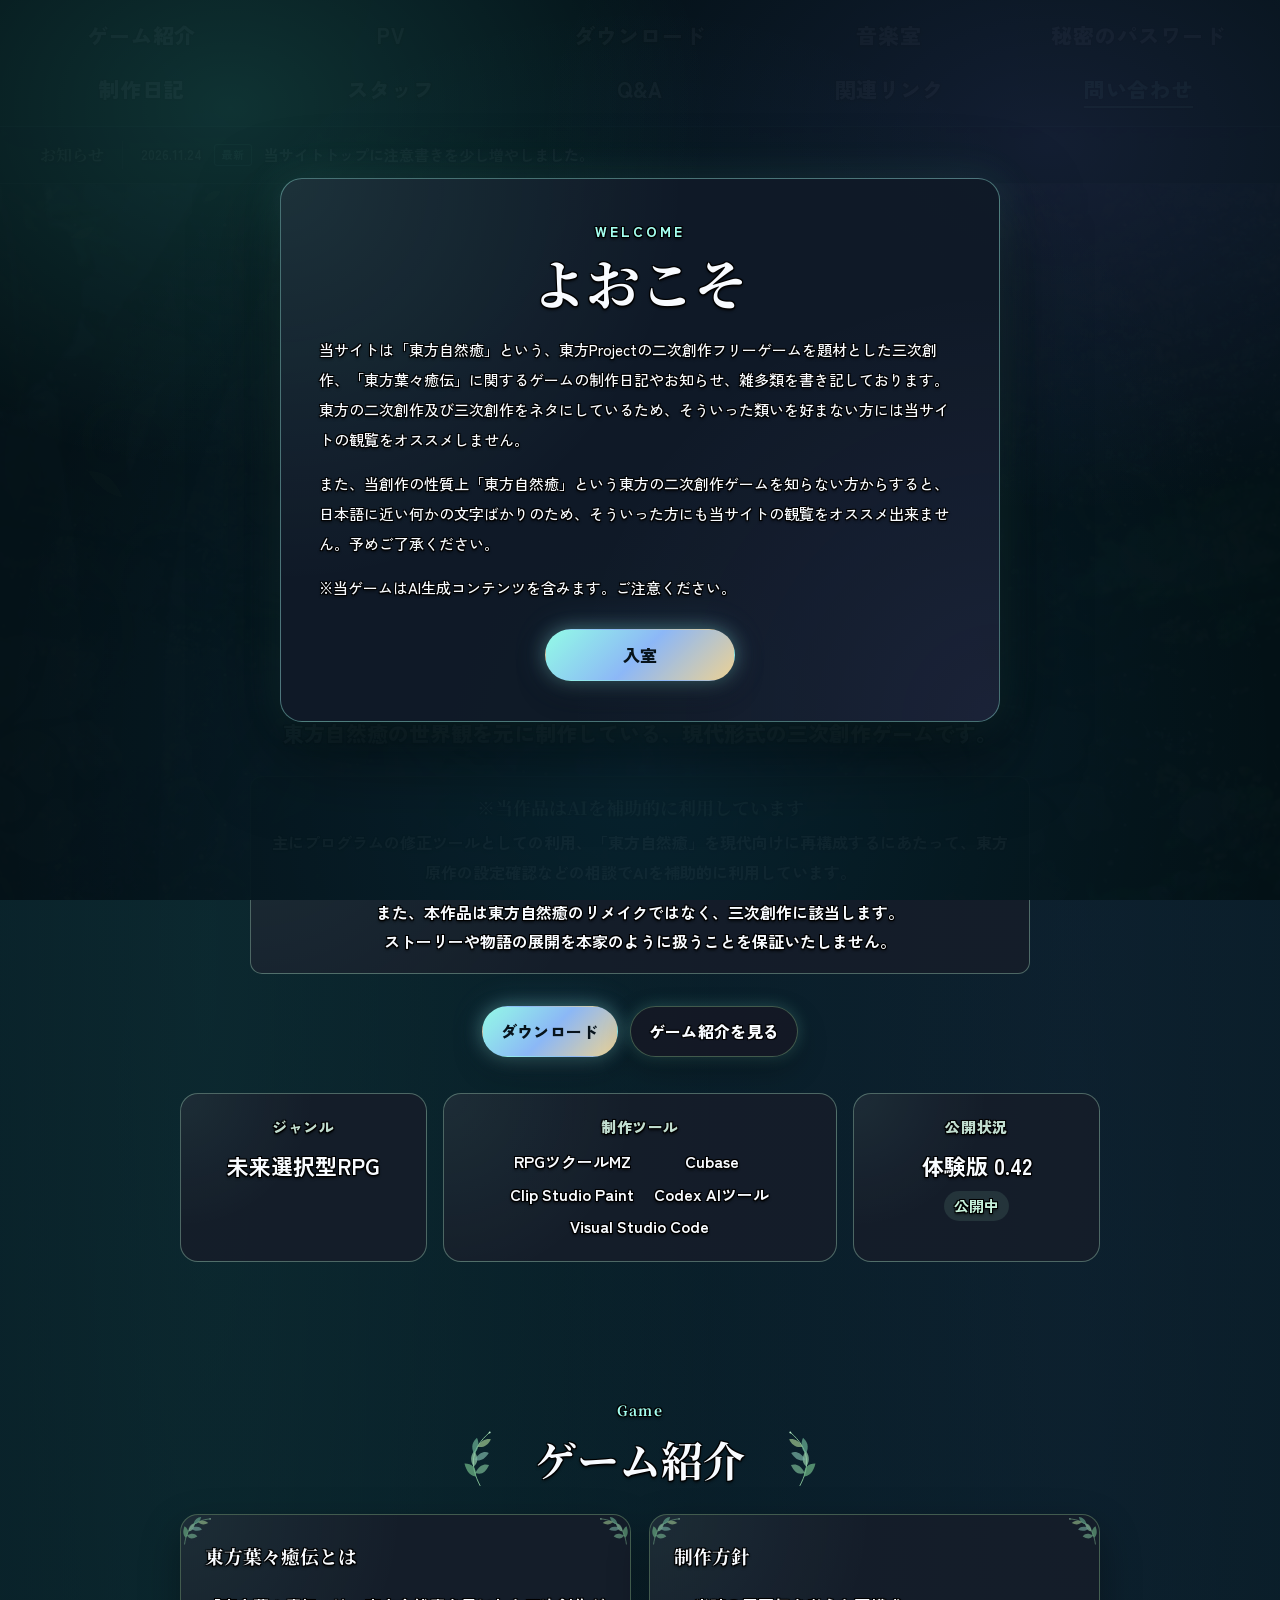
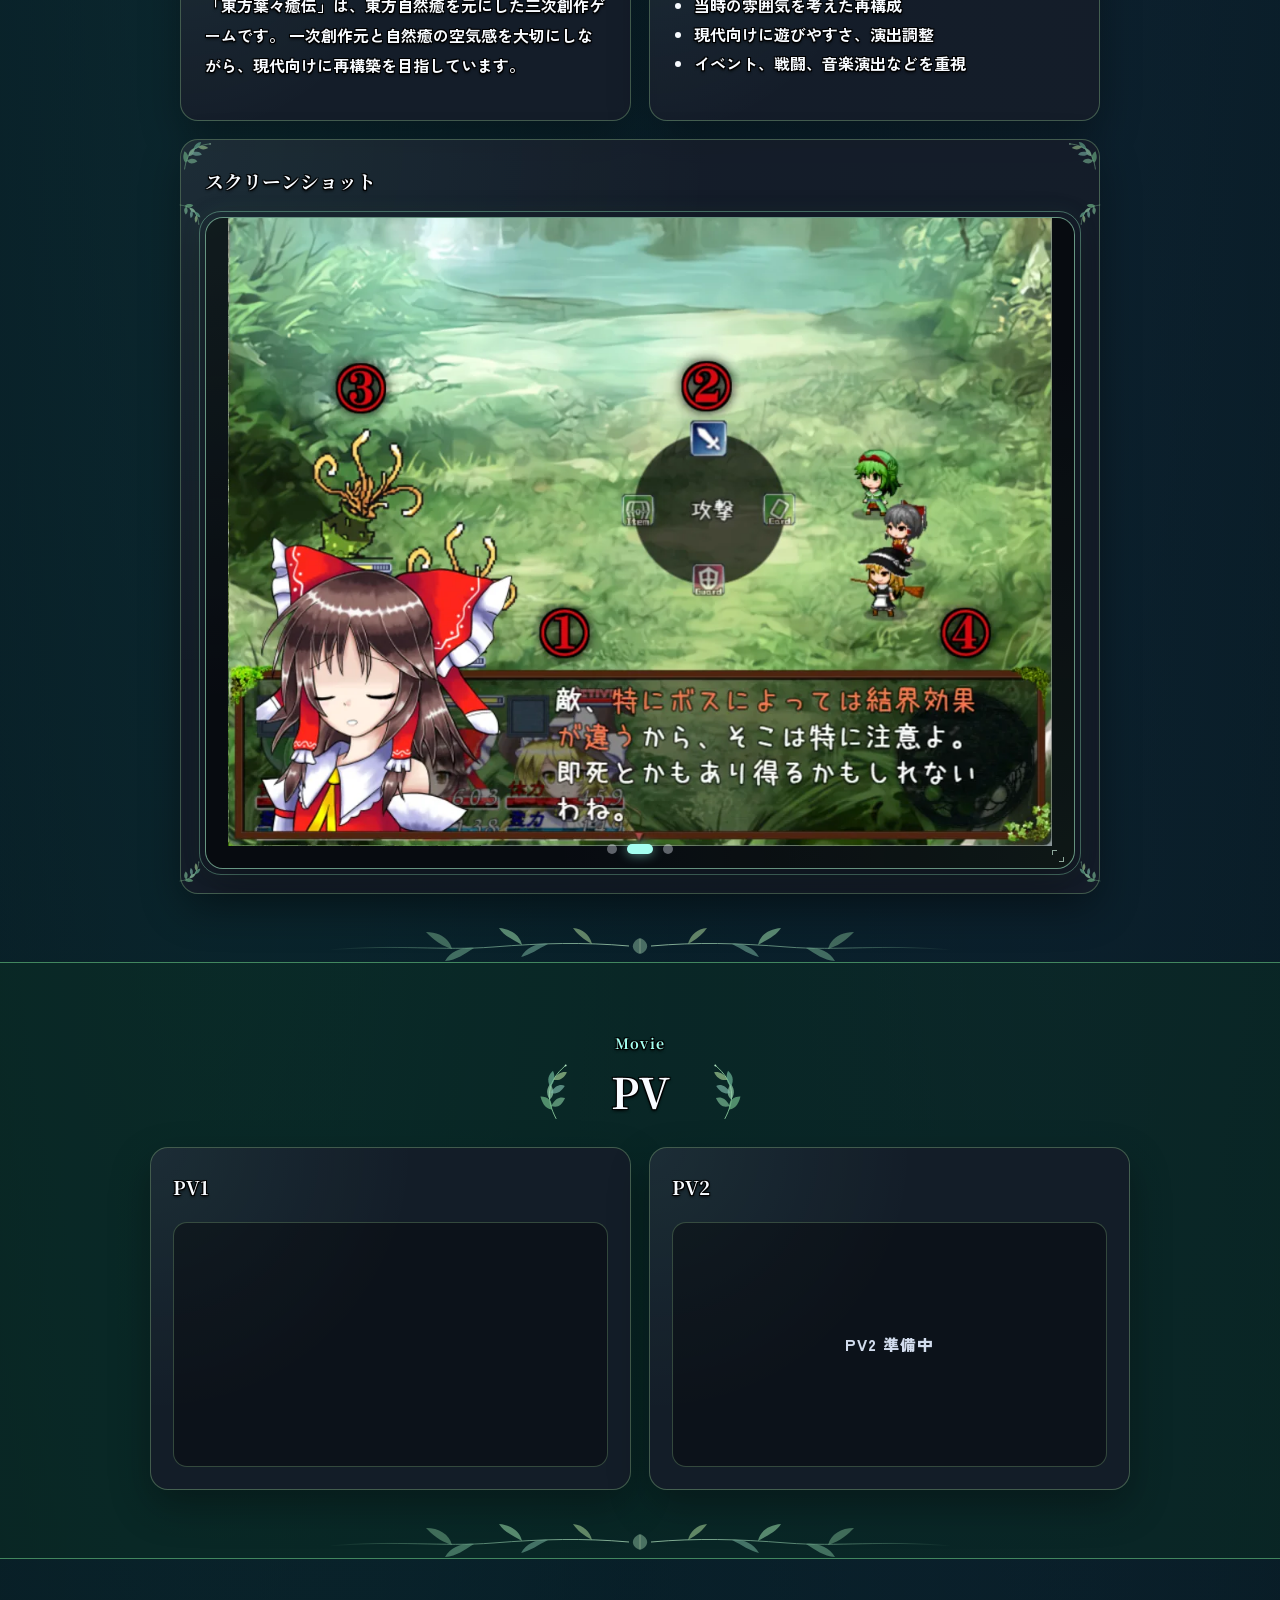
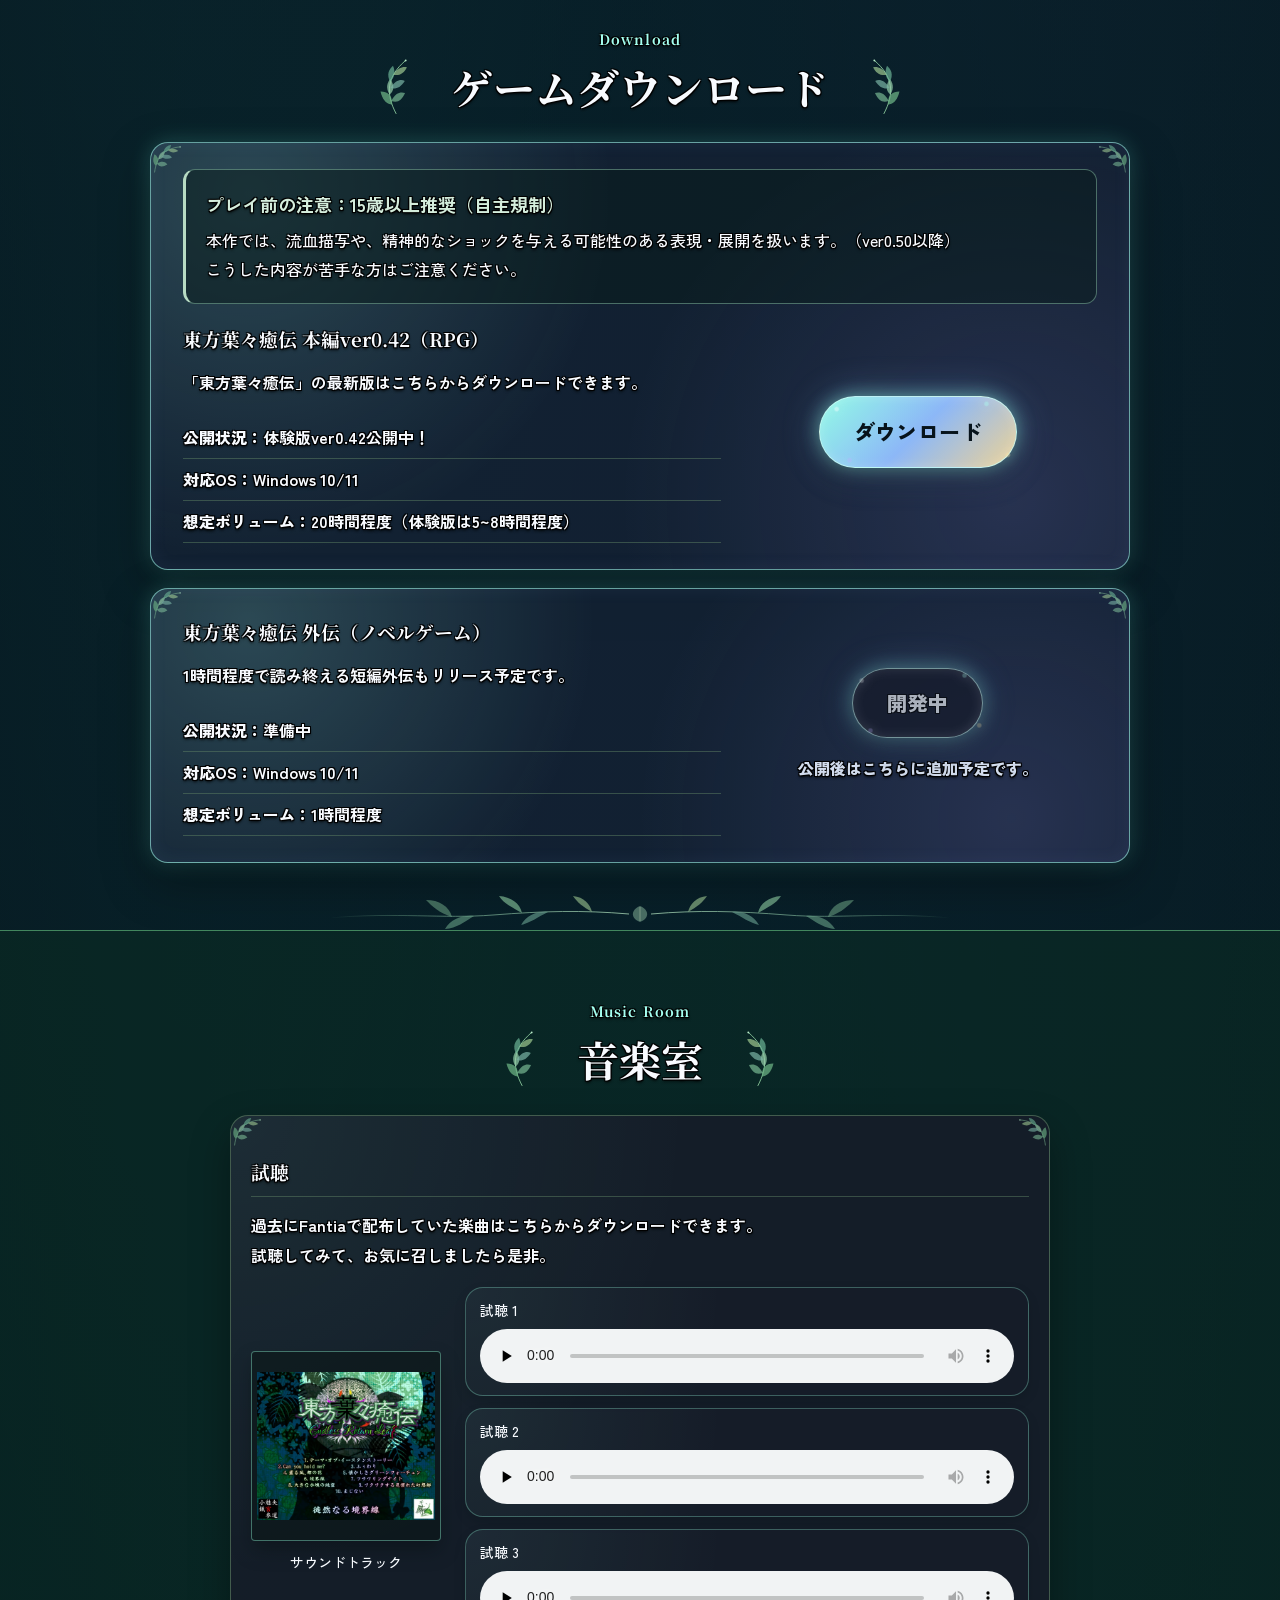
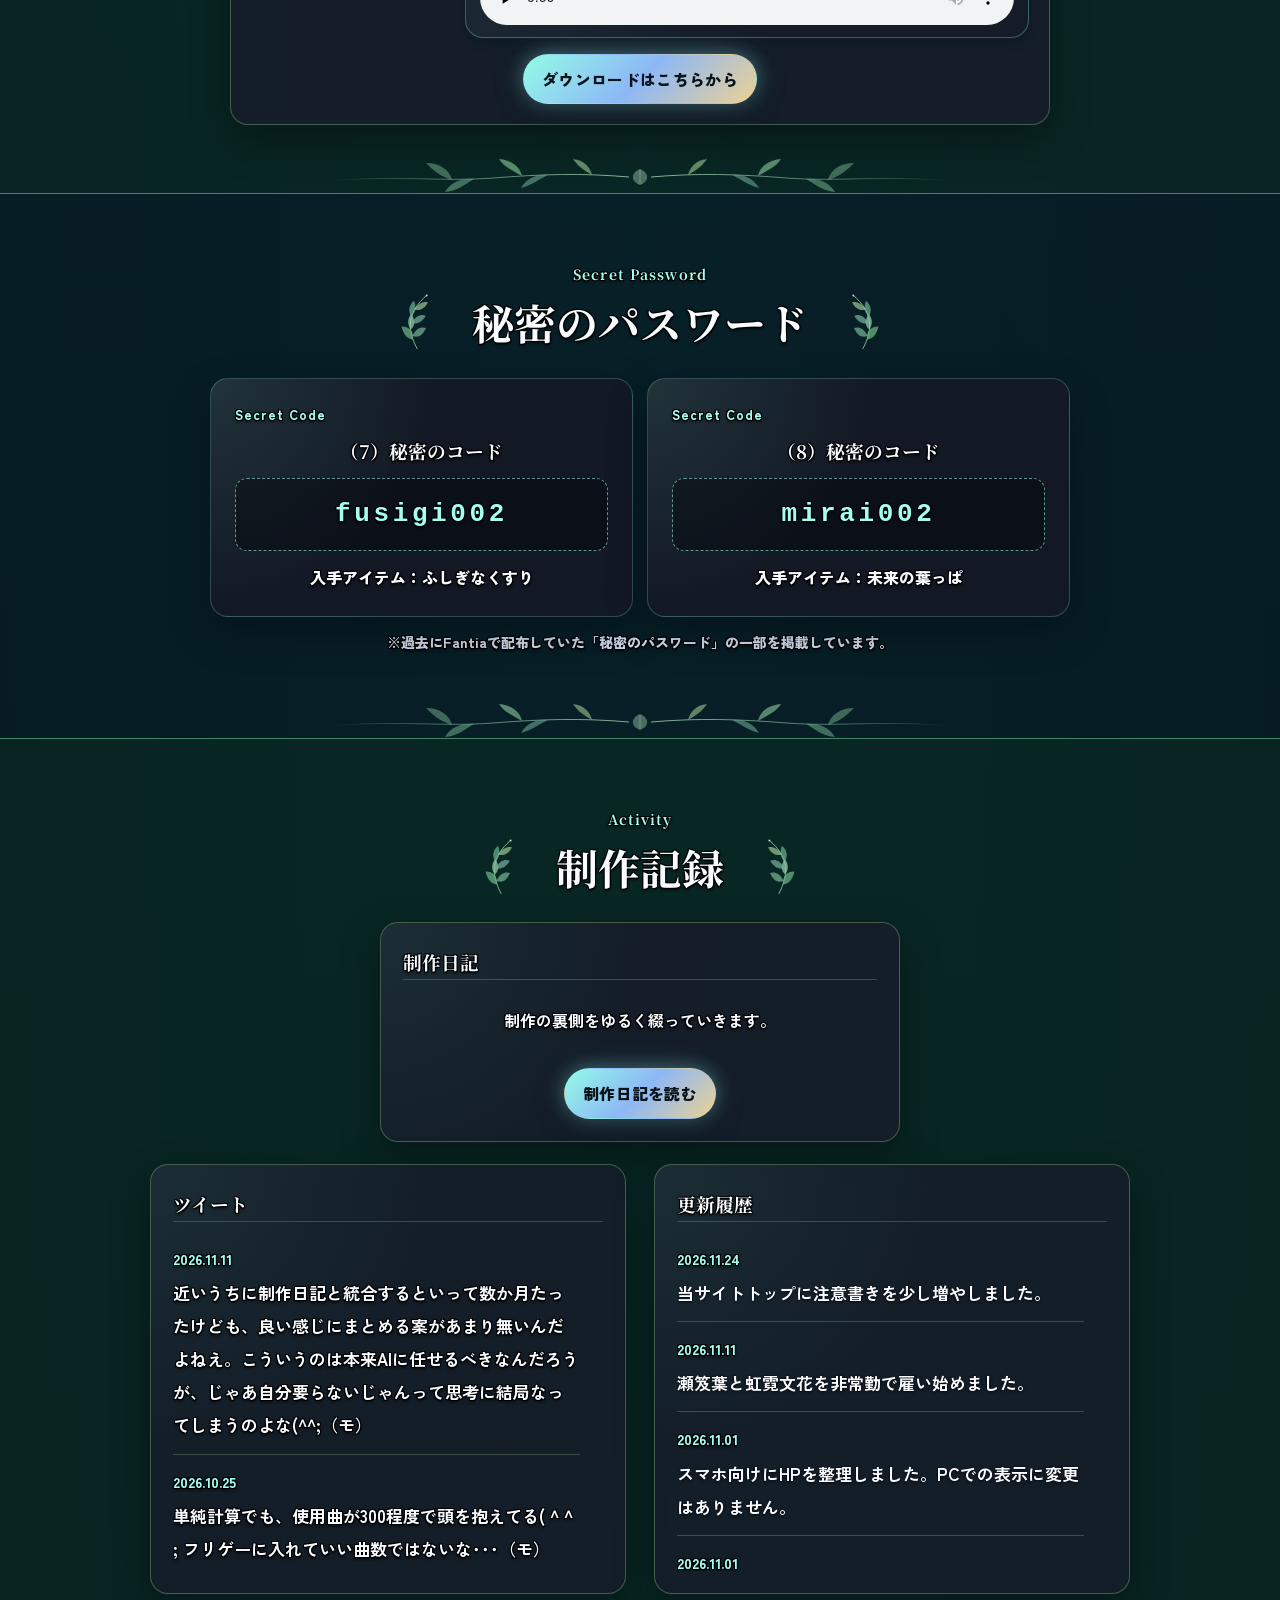
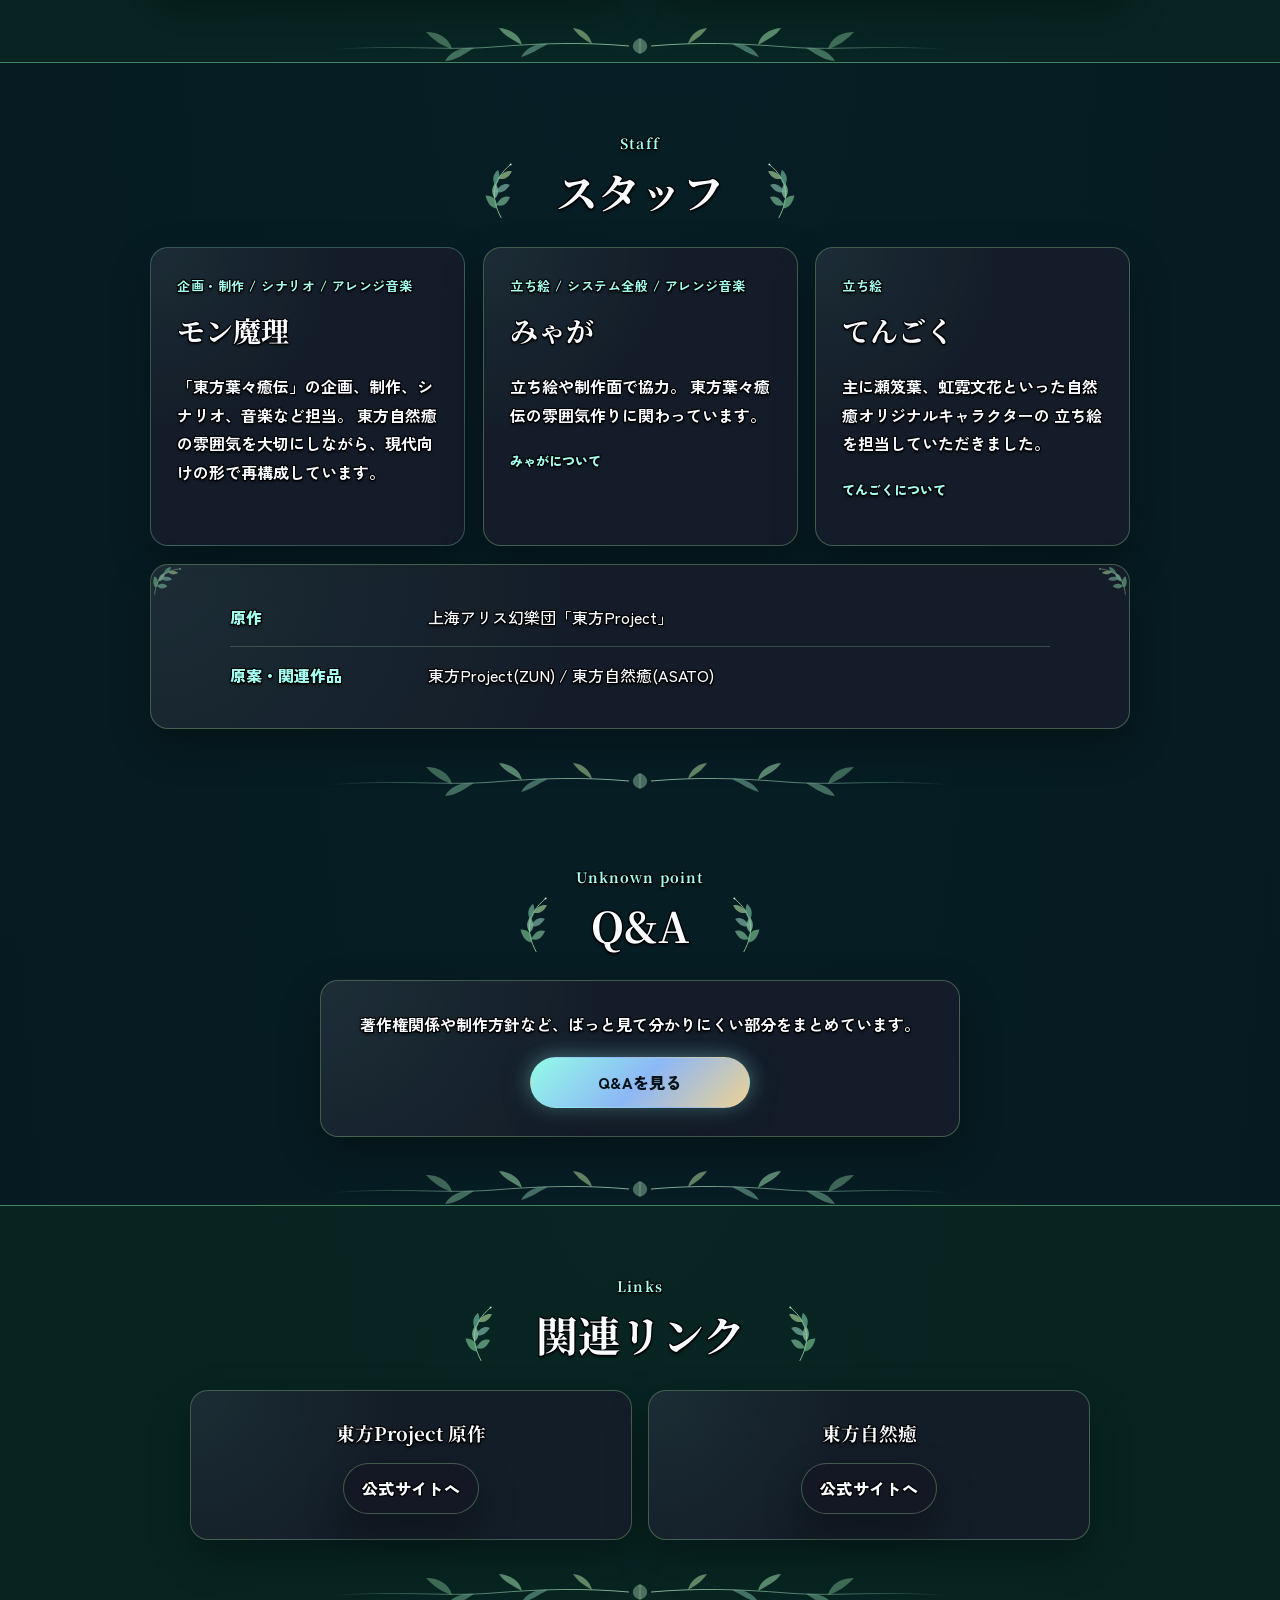
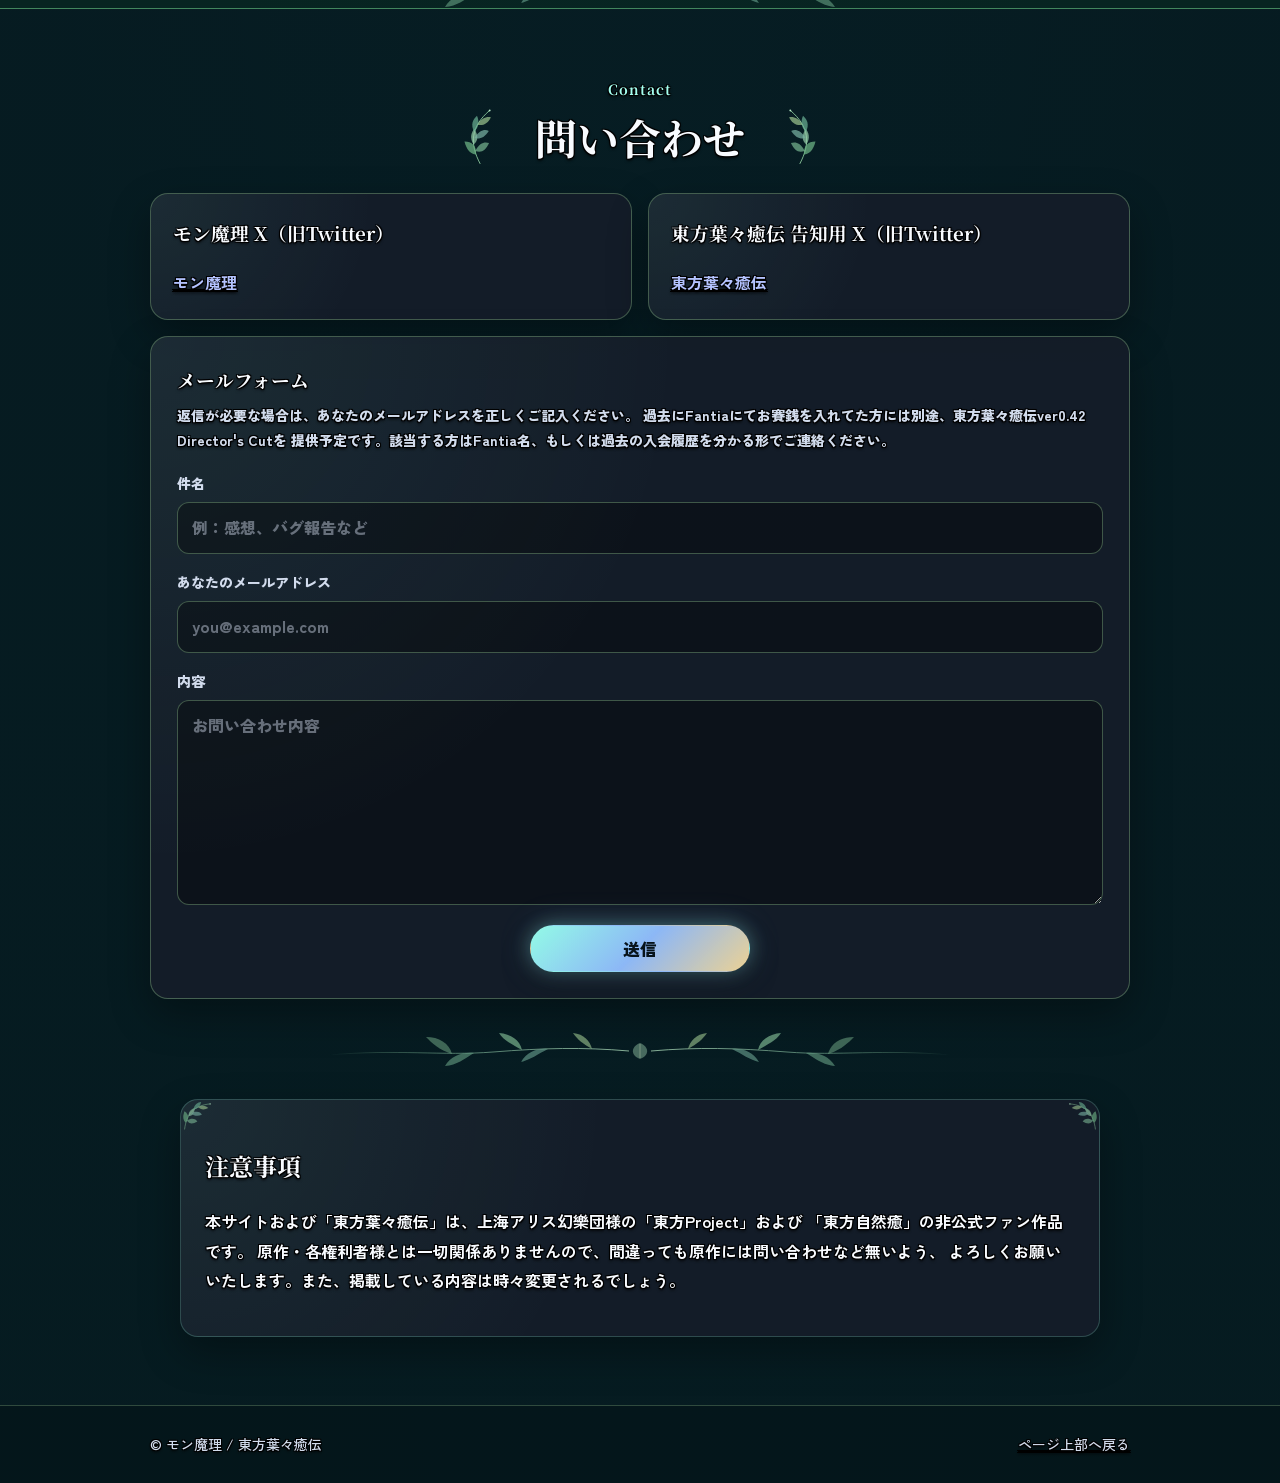
<file: index.html>
<!doctype html>
<html lang="ja">
<head>
  <meta charset="utf-8">
  <meta name="viewport" content="width=device-width, initial-scale=1">
  <script src="display-mode.js?v=20261101"></script>
  <title>東方葉々癒伝 | 東方自然癒 三次創作ゲーム</title>
  <meta name="description" content="東方自然癒の三次創作『東方葉々癒伝』の紹介サイトです。ゲーム紹介、PV、ダウンロード、制作日記、スタッフ情報を掲載しています。">

  <meta property="og:title" content="東方葉々癒伝">
  <meta property="og:description" content="東方自然癒の三次創作『東方葉々癒伝』の紹介サイトです。">
  <meta property="og:type" content="website">
  <meta property="og:image" content="https://monmari0118.github.io/Yoyoyuden/assets/og-image.png">
  <meta name="twitter:card" content="summary_large_image">

  <link rel="icon" type="image/svg+xml" href="assets/favicon.svg">
  <link rel="icon" type="image/png" sizes="32x32" href="assets/favicon-32.png">

  <!-- 入場済みならウェルカム画面を描画前に非表示にする -->
  <script>
    try {
      if (localStorage.getItem("yoyoyudenWelcomeSeen") === "1") {
        document.documentElement.classList.add("welcome-seen");
      }
    } catch (error) {}
  </script>

  <link rel="preconnect" href="https://fonts.googleapis.com">
  <link rel="preconnect" href="https://fonts.gstatic.com" crossorigin>
  <link href="https://fonts.googleapis.com/css2?family=Noto+Serif+JP:wght@500;700;900&family=Zen+Kaku+Gothic+New:wght@400;500;700;900&display=swap" rel="stylesheet">

  <link rel="stylesheet" href="style.css">
  <link rel="stylesheet" href="ornament-leaf.css?v=20261015">
  <link rel="stylesheet" href="detail-polish.css?v=20261124-2">
  <link rel="stylesheet" href="gallery-polish.css?v=20261015">
  <link rel="stylesheet" href="music-polish.css?v=20261015">
  <link rel="stylesheet" href="news-ticker.css?v=20261026-2">
  <link rel="stylesheet" href="mobile-layout.css?v=20261101">
</head>

<body class="site-glow ornament-leaf detail-polish">
  <div class="welcome-gate">
    <div class="welcome-card">
      <p class="welcome-kicker">Welcome</p>
      <h2 class="welcome-title">よおこそ</h2>

      <div class="welcome-text">
        <p>
          当サイトは「東方自然癒」という、東方Projectの二次創作フリーゲームを題材とした三次創作、「東方葉々癒伝」に関するゲームの制作日記やお知らせ、雑多類を書き記しております。東方の二次創作及び三次創作をネタにしているため、そういった類いを好まない方には当サイトの観覧をオススメしません。
        </p>
        <p>
          また、当創作の性質上「東方自然癒」という東方の二次創作ゲームを知らない方からすると、日本語に近い何かの文字ばかりのため、そういった方にも当サイトの観覧をオススメ出来ません。予めご了承ください。
        </p>
        <p>
          ※当ゲームはAI生成コンテンツを含みます。ご注意ください。
        </p>
      </div>

      <div class="welcome-actions">
        <button class="button primary" type="button" data-welcome-enter>入室</button>
      </div>
    </div>
  </div>

  <noscript>
    <style>
      .welcome-gate { display: none !important; }
    </style>
  </noscript>

  <header class="site-header">
    <div class="container header-inner">
      <a class="site-title" href="#top">東方葉々癒伝</a>

      <nav class="site-nav" aria-label="サイト内メニュー">
        <a href="#game">ゲーム紹介</a>
        <a href="#pv">PV</a>
        <a href="#download">ダウンロード</a>
        <a href="#music">音楽室</a>
        <a href="#secret">秘密のパスワード</a>
        <a href="#activity">制作日記</a>
        <a href="#staff">スタッフ</a>
        <a href="#qa">Q&amp;A</a>
        <a href="#links">関連リンク</a>
        <a href="#contact">問い合わせ</a>
      </nav>
    </div>
  </header>
  <main id="top">
    <aside class="news-ticker" aria-labelledby="news-ticker-title">
      <div class="container news-ticker-inner">
        <h2 id="news-ticker-title">お知らせ</h2>
        <div class="news-ticker-viewport" id="news-ticker-items" aria-live="off">
          <a class="news-ticker-fallback" href="#update-history">最新の更新履歴を見る</a>
        </div>
      </div>
    </aside>
    <section class="hero">
      <div class="container hero-inner">
        <p class="label">東方自然癒 三次創作 / 非公式ファン作品</p>

        <h1 class="visually-hidden">東方葉々癒伝 ～ Endless Return Leaf</h1>

        <div class="title-logo-frame">
          <img
            class="title-logo"
            src="assets/Title2.webp"
            alt="東方葉々癒伝 ～ Endless Return Leaf">
        </div>

        <p class="lead">
          東方自然癒の世界観を元に制作している、現代形式の三次創作ゲームです。
        </p>

        <aside class="main-ai-notice" id="main-ai-notice" aria-labelledby="main-ai-notice-title">
          <h2 id="main-ai-notice-title">※当作品はAIを補助的に利用しています</h2>
          <p>主にプログラムの修正ツールとしての利用、<strong>「東方自然癒」を現代向けに再構成するにあたって、東方原作の設定確認などの相談でAIを補助的に利用しています。</strong></p>
          <p>また、本作品は東方自然癒のリメイクではなく、三次創作に該当します。<br>ストーリーや物語の展開を本家のように扱うことを保証いたしません。</p>
        </aside>

        <div class="hero-buttons">
          <a class="button primary" href="#download">ダウンロード</a>
          <a class="button" href="#game">ゲーム紹介を見る</a>
        </div>

        <dl class="quick-info" id="quick-info">
          <div class="quick-info-card">
            <dt>ジャンル</dt>
            <dd>未来選択型RPG</dd>
          </div>
          <div class="quick-info-card quick-info-tools">
            <dt>制作ツール</dt>
            <dd>
              <ul class="quick-tool-list">
                <li>RPGツクールMZ</li>
                <li>Cubase</li>
                <li>Clip Studio Paint</li>
                <li>Codex AIツール</li>
                <li>Visual Studio Code</li>
              </ul>
            </dd>
          </div>
          <div class="quick-info-card">
            <dt>公開状況</dt>
            <dd class="quick-release">
              <span class="quick-release-version">体験版 0.42</span>
              <span class="quick-release-status">公開中</span>
            </dd>
          </div>
        </dl>
      </div>
    </section>

    <section id="game" class="section">
      <div class="container">
        <div class="section-head">
          <p class="section-kicker">Game</p>
          <h2>ゲーム紹介</h2>
        </div>

        <div class="grid two">
          <div class="card">
            <h3>東方葉々癒伝とは</h3>
            <p>
              「東方葉々癒伝」は、東方自然癒を元にした三次創作ゲームです。
              一次創作元と自然癒の空気感を大切にしながら、現代向けに再構築を目指しています。
            </p>
          </div>

          <div class="card">
            <h3>制作方針</h3>
            <ul>
              <li>当時の雰囲気を考えた再構成</li>
              <li>現代向けに遊びやすさ、演出調整</li>
              <li>イベント、戦闘、音楽演出などを重視</li>
            </ul>
          </div>
        </div>

        <div class="card wide" id="screenshots">
          <h3>スクリーンショット</h3>

          <div class="screenshot-slider" aria-label="スクリーンショットスライダー">
            <div class="screenshot-slide is-active">
              <img src="assets/ss01.webp" alt="スクリーンショット1" loading="lazy" onerror="this.remove(); this.parentElement.classList.add('is-placeholder');">
              <span class="placeholder-text">Screenshot 01</span>
            </div>

            <div class="screenshot-slide">
              <img src="assets/ss02.webp" alt="スクリーンショット2" loading="lazy" onerror="this.remove(); this.parentElement.classList.add('is-placeholder');">
              <span class="placeholder-text">Screenshot 02</span>
            </div>

            <div class="screenshot-slide">
              <img src="assets/ss03.webp" alt="スクリーンショット3" loading="lazy" onerror="this.remove(); this.parentElement.classList.add('is-placeholder');">
              <span class="placeholder-text">Screenshot 03</span>
            </div>

            <div class="slider-dots"></div>
          </div>
        </div>
      </div>
    </section>

    <section id="pv" class="section alt">
      <div class="container">
        <div class="section-head">
          <p class="section-kicker">Movie</p>
          <h2>PV</h2>
        </div>

        <div class="pv-grid">
          <article class="pv-card">
            <h3>PV1</h3>
            <div class="video-frame">
              <iframe
                src="https://www.youtube.com/embed/AuyrndQZ9sk"
                title="東方葉々癒伝 PV1"
                loading="lazy"
                allow="accelerometer; autoplay; clipboard-write; encrypted-media; gyroscope; picture-in-picture; web-share"
                allowfullscreen>
              </iframe>
            </div>
          </article>

          <article class="pv-card">
            <h3>PV2</h3>
            <div class="video-placeholder">
              PV2 準備中
            </div>
          </article>
        </div>
      </div>
    </section>

    <section id="download" class="section">
      <div class="container">
        <div class="section-head">
          <p class="section-kicker">Download</p>
          <h2>ゲームダウンロード</h2>
        </div>

        <div class="download-grid">
          <article class="download-panel">
            <aside class="download-notice" id="play-notice" aria-labelledby="play-notice-title">
              <p class="download-notice-title" id="play-notice-title"><strong>プレイ前の注意：15歳以上推奨（自主規制）</strong></p>
              <p>本作では、流血描写や、精神的なショックを与える可能性のある表現・展開を扱います。（ver0.50以降）<br>
              こうした内容が苦手な方はご注意ください。</p>
            </aside>

            <div class="download-body">
              <h3>東方葉々癒伝 本編ver0.42（RPG）</h3>
              <p>
                「東方葉々癒伝」の最新版はこちらからダウンロードできます。
              </p>

              <ul class="download-info">
                <li><strong>公開状況：</strong>体験版ver0.42公開中！</li>
                <li><strong>対応OS：</strong>Windows 10/11</li>
                <li><strong>想定ボリューム：</strong>20時間程度（体験版は5~8時間程度）</li>
              </ul>
            </div>

            <div class="download-action">
              <a class="button primary" href="https://github.com/Monmari0118/Yoyoyuden/releases/download/Yoyoyuden-ver0.42/project.ver0.42b.zip" target="_blank" rel="noopener">
                ダウンロード
              </a>
            </div>
          </article>

          <article class="download-panel">
            <div class="download-body">
              <h3>東方葉々癒伝 外伝（ノベルゲーム）</h3>
              <p>
                1時間程度で読み終える短編外伝もリリース予定です。
              </p>

              <ul class="download-info">
                <li><strong>公開状況：</strong>準備中</li>
                <li><strong>対応OS：</strong>Windows 10/11</li>
                <li><strong>想定ボリューム：</strong>1時間程度</li>
              </ul>
            </div>

            <div class="download-action">
              <a class="button disabled" href="#" aria-disabled="true">
                開発中
              </a>
              <p class="note">
                公開後はこちらに追加予定です。
              </p>
            </div>
          </article>
        </div>
      </div>
    </section>

    <section id="music" class="section alt">
      <div class="container">
        <div class="section-head">
          <p class="section-kicker">Music Room</p>
          <h2>音楽室</h2>
        </div>

        <div class="music-preview-wrap">
          <section class="music-preview-card">
            <div class="card-head-row plain">
              <h3>試聴</h3>
            </div>

            <p class="music-intro">
              過去にFantiaで配布していた楽曲はこちらからダウンロードできます。<br>
              試聴してみて、お気に召しましたら是非。
            </p>

            <div class="music-preview-list compact-music-list">
              <article class="music-card music-card-simple">
                <audio controls preload="none" src="assets/audio/track01.mp3">
                  お使いのブラウザは対応していません
                </audio>
              </article>

              <article class="music-card music-card-simple">
                <audio controls preload="none" src="assets/audio/track02.mp3">
                  お使いのブラウザは対応していません
                </audio>
              </article>

              <article class="music-card music-card-simple">
                <audio controls preload="none" src="assets/audio/track03.mp3">
                  お使いのブラウザは対応していません
                </audio>
              </article>
            </div>

            <div class="center-actions compact-actions">
              <a class="button primary" href="music.html">ダウンロードはこちらから</a>
            </div>
          </section>
        </div>
      </div>
    </section>

    <section id="secret" class="section">
      <div class="container">
        <div class="section-head">
          <p class="section-kicker">Secret Password</p>
          <h2>秘密のパスワード</h2>
        </div>

        <div class="secret-list secret-grid-two">
          <!-- 合言葉を追加するときは、この下に secret-card を追加 -->
          <article class="secret-card">
            <p class="secret-label">Secret Code</p>
            <h3>（7）秘密のコード</h3>
            <p class="secret-code">fusigi002</p>
            <p class="secret-item">入手アイテム：ふしぎなくすり</p>
          </article>

          <article class="secret-card">
            <p class="secret-label">Secret Code</p>
            <h3>（8）秘密のコード</h3>
            <p class="secret-code">mirai002</p>
            <p class="secret-item">入手アイテム：未来の葉っぱ</p>
          </article>
        </div>

        <p class="note center-text">
          ※過去にFantiaで配布していた「秘密のパスワード」の一部を掲載しています。
        </p>
      </div>
    </section>

    <section id="activity" class="section alt">
      <div class="container">
        <div class="section-head">
          <p class="section-kicker">Activity</p>
          <h2>制作記録</h2>
        </div>

        <div class="activity-grid three-column activity-diary-first">
          <section class="activity-card diary-link-card">
            <div class="card-head-row">
              <h3>制作日記</h3>
            </div>

            <div class="activity-diary-body">
              <p>制作の裏側をゆるく綴っていきます。</p>
              <a class="button primary" href="diary.html">制作日記を読む</a>
            </div>
          </section>

          <section class="activity-card scroll-card">
            <div class="card-head-row">
              <h3>ツイート</h3>
            </div>

            <div class="scroll-area">
              <ul class="tweet-list" data-record-type="tweets">
              </ul>
            </div>
          </section>

          <section class="activity-card scroll-card" id="update-history" aria-labelledby="update-history-title">
            <div class="card-head-row">
              <h3 id="update-history-title">更新履歴</h3>
            </div>

            <div class="scroll-area" data-record-type="updates">
            </div>
          </section>
        </div>
      </div>
    </section>

    <section id="staff" class="section">
      <div class="container">
        <div class="section-head">
          <p class="section-kicker">Staff</p>
          <h2>スタッフ</h2>
        </div>

        <div class="staff-cards three">
          <article class="staff-card main-staff">
            <p class="staff-role">企画・制作 / シナリオ / アレンジ音楽</p>
            <h3>モン魔理</h3>
            <p>
              「東方葉々癒伝」の企画、制作、シナリオ、音楽など担当。
              東方自然癒の雰囲気を大切にしながら、現代向けの形で再構成しています。
            </p>
          </article>

          <article class="staff-card">
            <p class="staff-role">立ち絵 / システム全般 / アレンジ音楽</p>
            <h3>みゃが</h3>
            <p>
              立ち絵や制作面で協力。
              東方葉々癒伝の雰囲気作りに関わっています。
            </p>

            <p>
              <a class="text-link" href="myaga.html">みゃがについて</a>
            </p>
          </article>

          <article class="staff-card">
            <p class="staff-role">立ち絵</p>
            <h3>てんごく</h3>
            <p>
              主に瀬笈葉、虹霓文花といった自然癒オリジナルキャラクターの
              立ち絵を担当していただきました。
            </p>

            <p>
              <a class="text-link" href="tengoku.html">てんごくについて</a>
            </p>
          </article>
        </div>

        <div class="card staff-note">
          <dl class="staff-list">
            <div>
              <dt>原作</dt>
              <dd>上海アリス幻樂団「東方Project」</dd>
            </div>

            <div>
              <dt>原案・関連作品</dt>
              <dd>東方Project(ZUN) / 東方自然癒(ASATO)</dd>
            </div>
          </dl>
        </div>
      </div>
    </section>

    <section id="qa" class="section">
      <div class="container">
        <div class="section-head">
          <p class="section-kicker">Unknown point</p>
          <h2>Q&amp;A</h2>
        </div>

        <div class="qa-jump-card">
          <p>
            著作権関係や制作方針など、ぱっと見て分かりにくい部分をまとめています。
          </p>
          <a class="button primary" href="qa.html">Q&amp;Aを見る</a>
        </div>
      </div>
    </section>

    <section id="links" class="section alt">
      <div class="container">
        <div class="section-head">
          <p class="section-kicker">Links</p>
          <h2>関連リンク</h2>
        </div>

        <div class="link-grid">
          <article class="link-card centered-link-card">
            <h3>東方Project 原作</h3>
            <a class="button" href="https://touhou-project.news/official/" target="_blank" rel="noopener">公式サイトへ</a>
          </article>

          <article class="link-card centered-link-card">
            <h3>東方自然癒</h3>
            <a class="button" href="https://tohosizenyu.iza-yoi.net/" target="_blank" rel="noopener">公式サイトへ</a>
          </article>
        </div>
      </div>
    </section>

    <section id="contact" class="section">
      <div class="container">
        <div class="section-head">
          <p class="section-kicker">Contact</p>
          <h2>問い合わせ</h2>
        </div>

        <div class="contact-card contact-two-cards">
          <div>
            <h3>モン魔理 X（旧Twitter）</h3>
            <p>
              <a href="https://x.com/_Monmari0118_" target="_blank" rel="noopener">モン魔理</a>
            </p>
          </div>

          <div>
            <h3>東方葉々癒伝 告知用 X（旧Twitter）</h3>
            <p>
              <a href="https://x.com/yoyoyuden" target="_blank" rel="noopener">東方葉々癒伝</a>
            </p>
          </div>
        </div>

        <div class="contact-form-card">
          <h3>メールフォーム</h3>
          <p class="note">
            返信が必要な場合は、あなたのメールアドレスを正しくご記入ください。
            過去にFantiaにてお賽銭を入れてた方には別途、東方葉々癒伝ver0.42 Director's Cutを
            提供予定です。該当する方はFantia名、もしくは過去の入会履歴を分かる形でご連絡ください。
          </p>

          <form class="contact-form" action="https://formsubmit.co/yoyoyuden@gmail.com" method="POST">
            <input type="hidden" name="_next" value="https://monmari0118.github.io/Yoyoyuden/index.html?sent=1#contact">
            <input type="hidden" name="_captcha" value="false">
            <input type="text" name="_honey" class="visually-hidden" tabindex="-1" autocomplete="off" aria-hidden="true">

            <label>
              件名
              <input type="text" name="_subject" required maxlength="120" placeholder="例：感想、バグ報告など">
            </label>

            <label>
              あなたのメールアドレス
              <input type="email" name="email" required placeholder="you@example.com">
            </label>

            <label>
              内容
              <textarea name="message" rows="7" required placeholder="お問い合わせ内容"></textarea>
            </label>

            <div class="contact-form-actions">
              <button class="button primary" type="submit">送信</button>
            </div>
          </form>
        </div>
      </div>
    </section>

    <section id="notice" class="section notice-section">
      <div class="container">
        <div class="card notice">
          <h2>注意事項</h2>
          <p>
            本サイトおよび「東方葉々癒伝」は、上海アリス幻樂団様の「東方Project」および
            「東方自然癒」の非公式ファン作品です。
            原作・各権利者様とは一切関係ありませんので、間違っても原作には問い合わせなど無いよう、
            よろしくお願いいたします。また、掲載している内容は時々変更されるでしょう。
          </p>
        </div>
      </div>
    </section>
  </main>

  <footer class="site-footer">
    <div class="container footer-inner">
      <p>© モン魔理 / 東方葉々癒伝</p>
      <p><a href="#top">ページ上部へ戻る</a></p>
    </div>
  </footer>

  <script src="records.js?v=20261101"></script>
  <script src="leaf-textures.js?v=20261015"></script>
  <script src="leaf-atmosphere.js?v=20261015"></script>
  <script src="script.js?v=20261015"></script>
  <script src="news-ticker.js?v=20261026-3"></script>
  <script src="gallery-polish.js?v=20261015"></script>
  <script src="music-polish.js?v=20261015"></script>
</body>
</html>
</file>
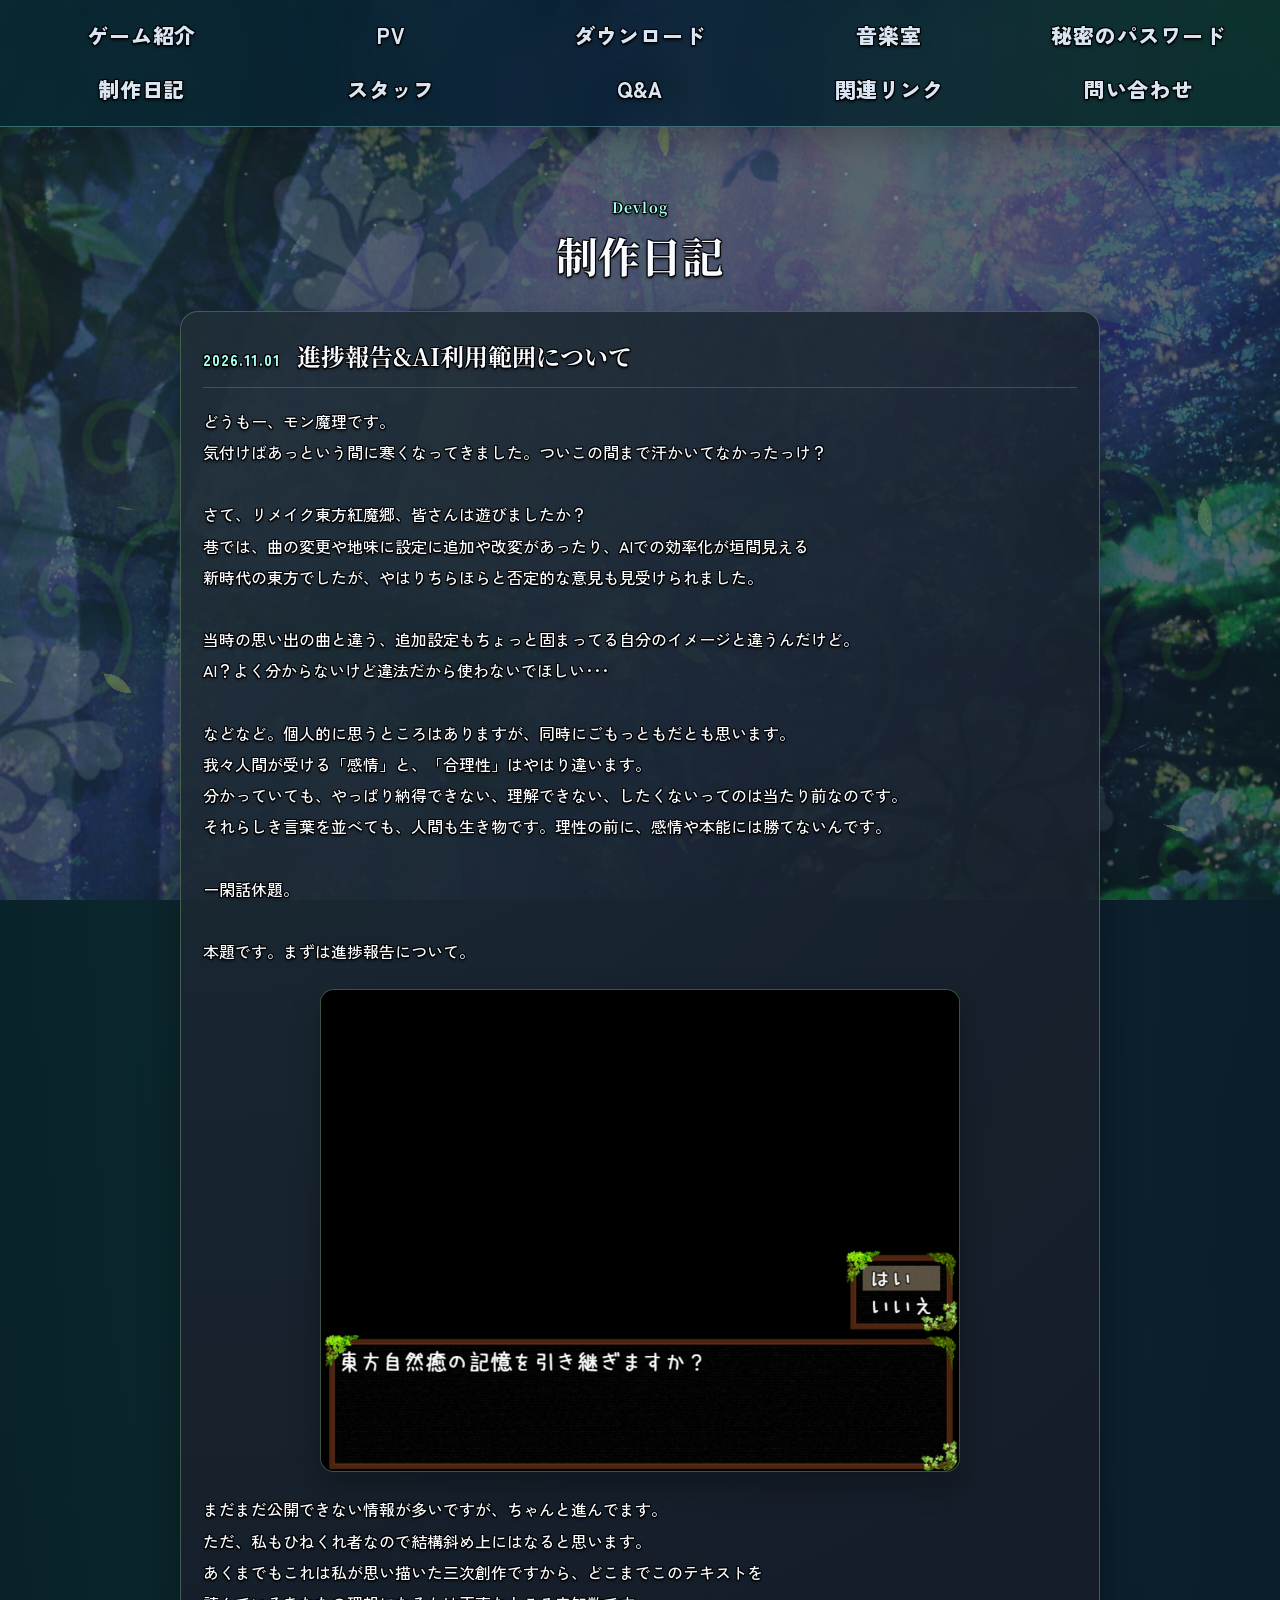
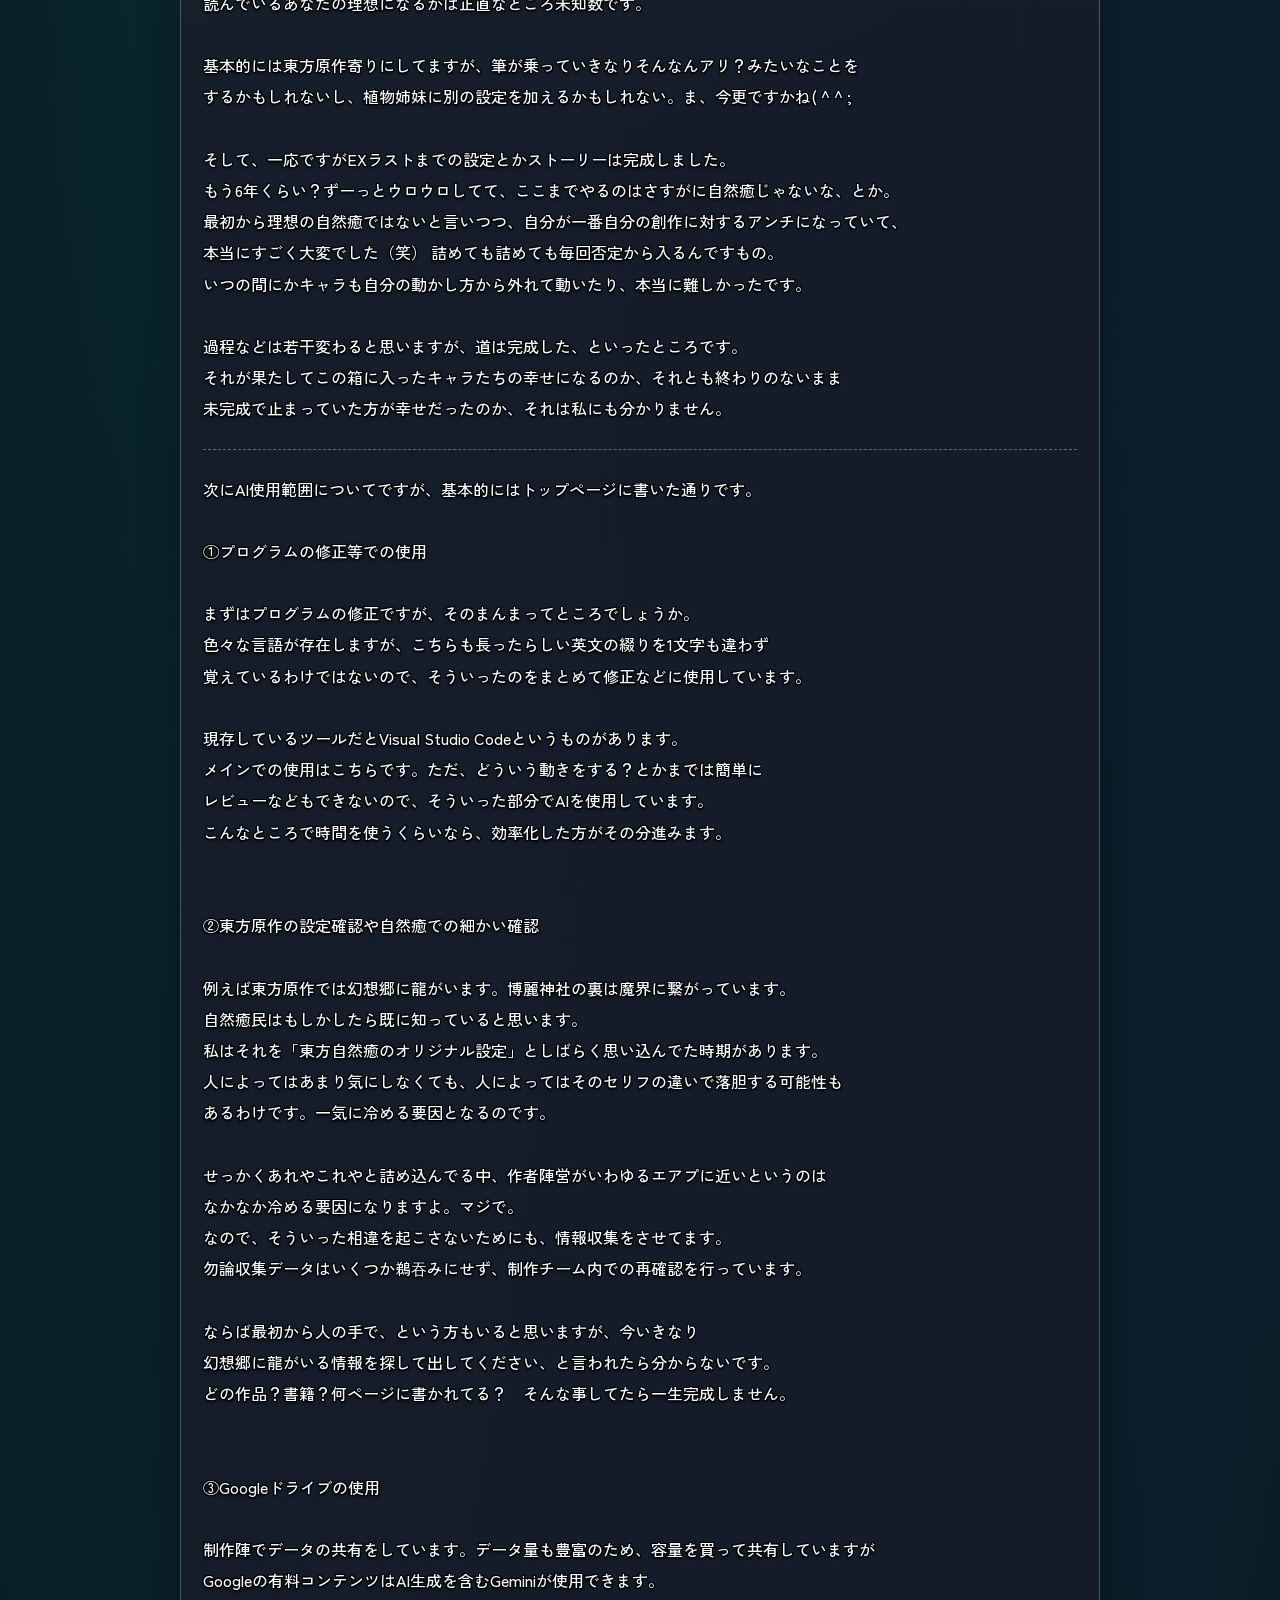
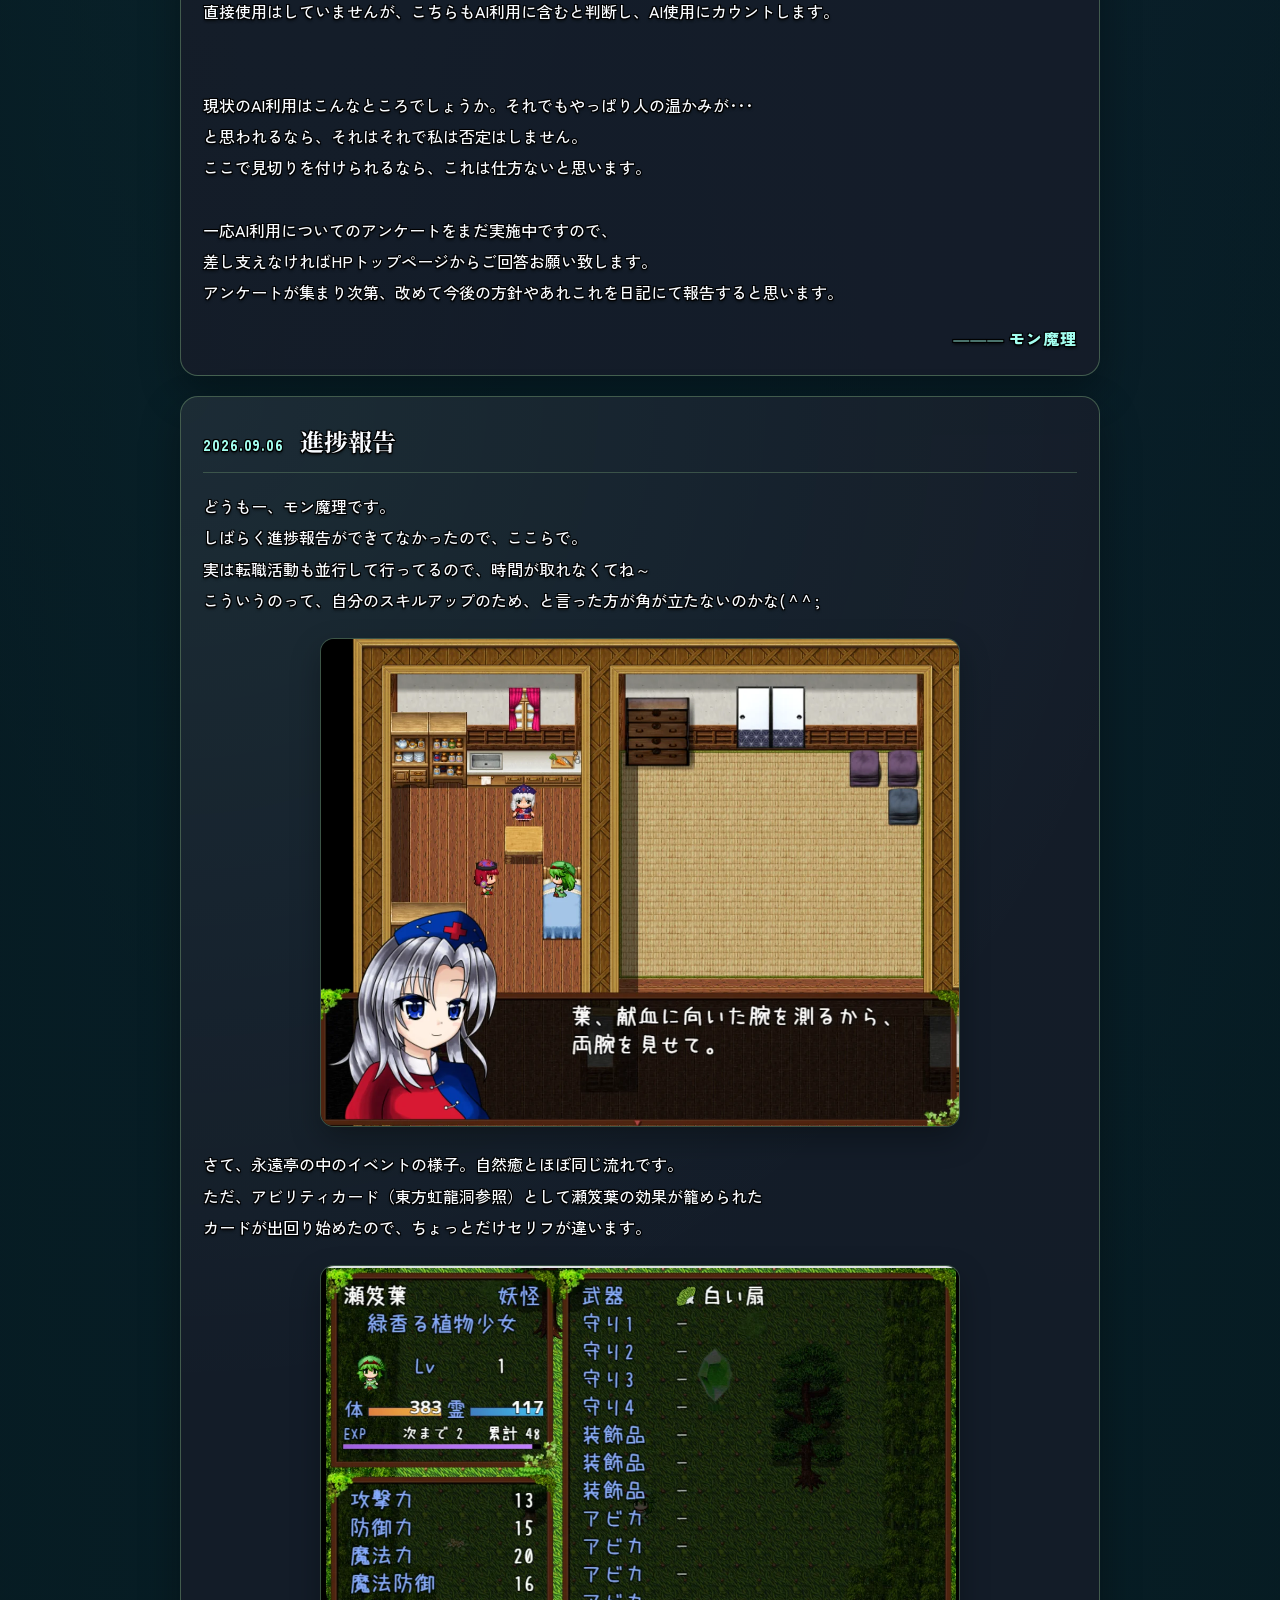
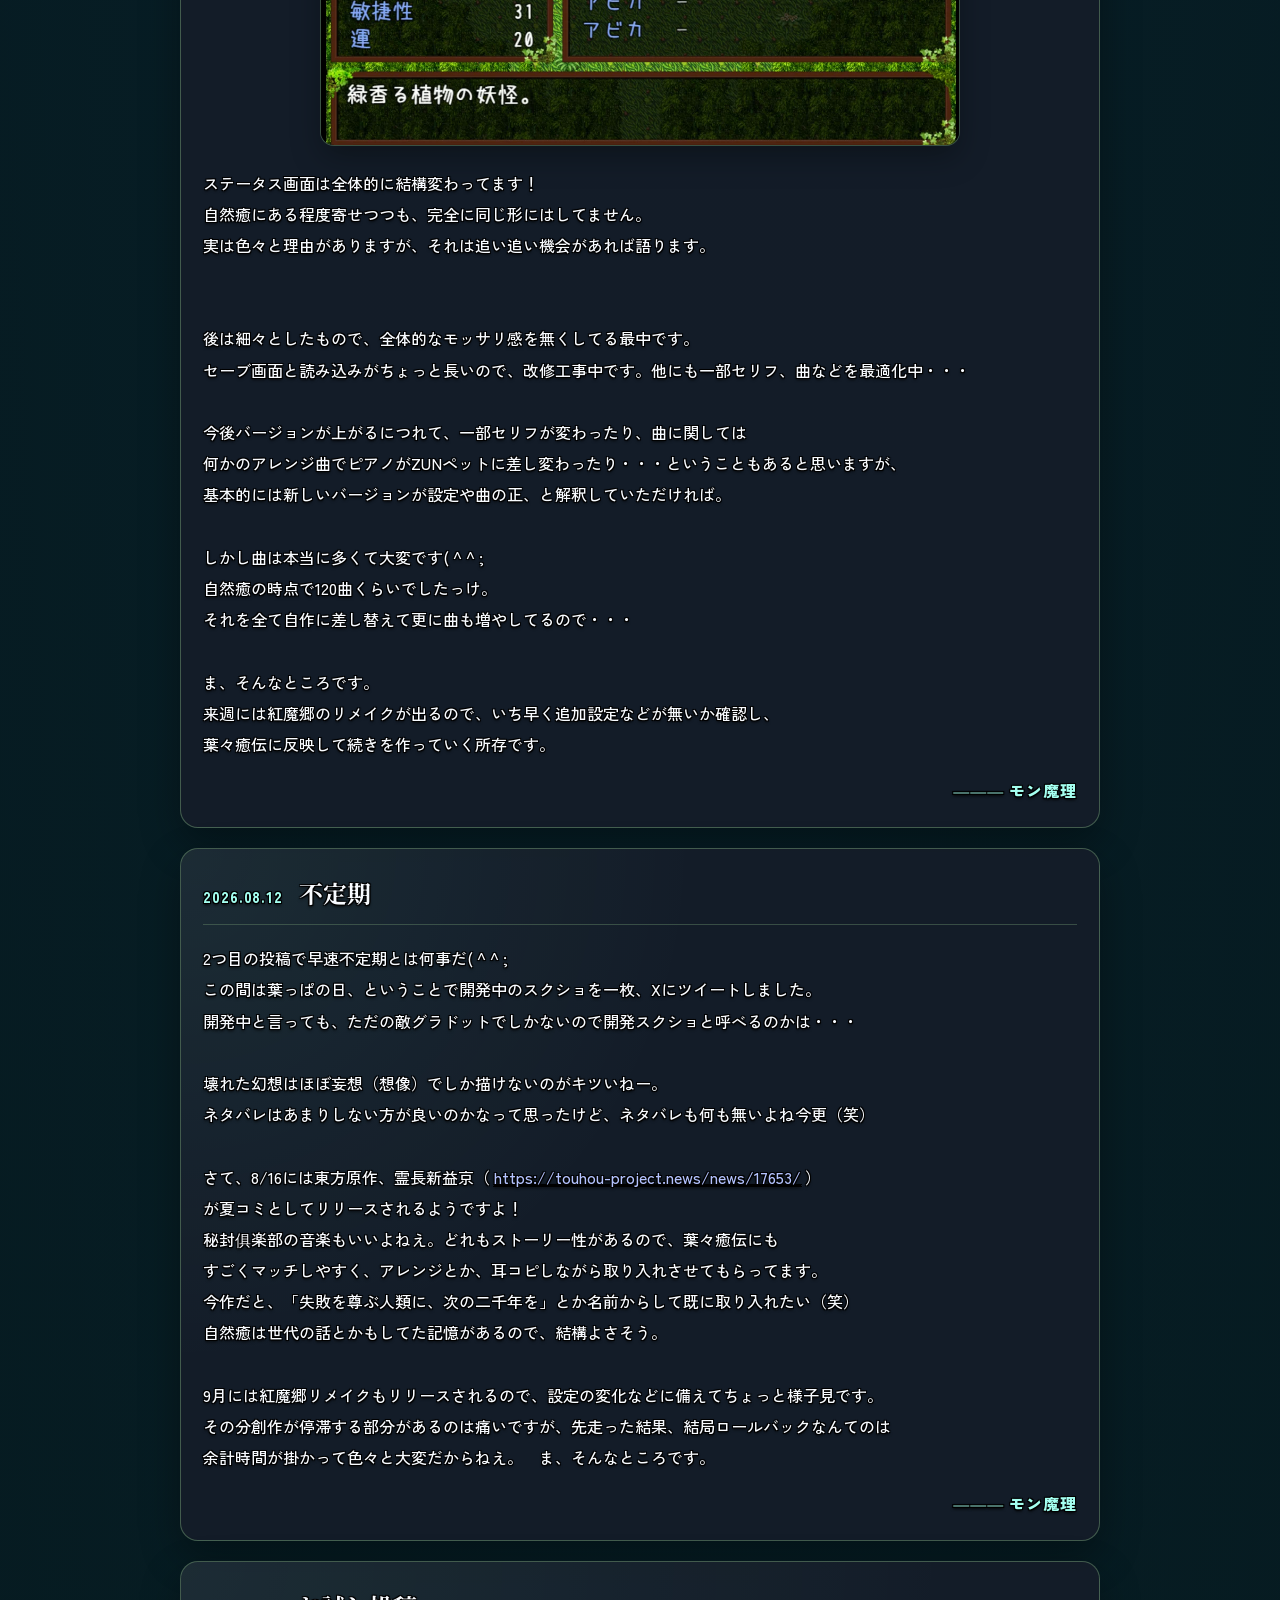
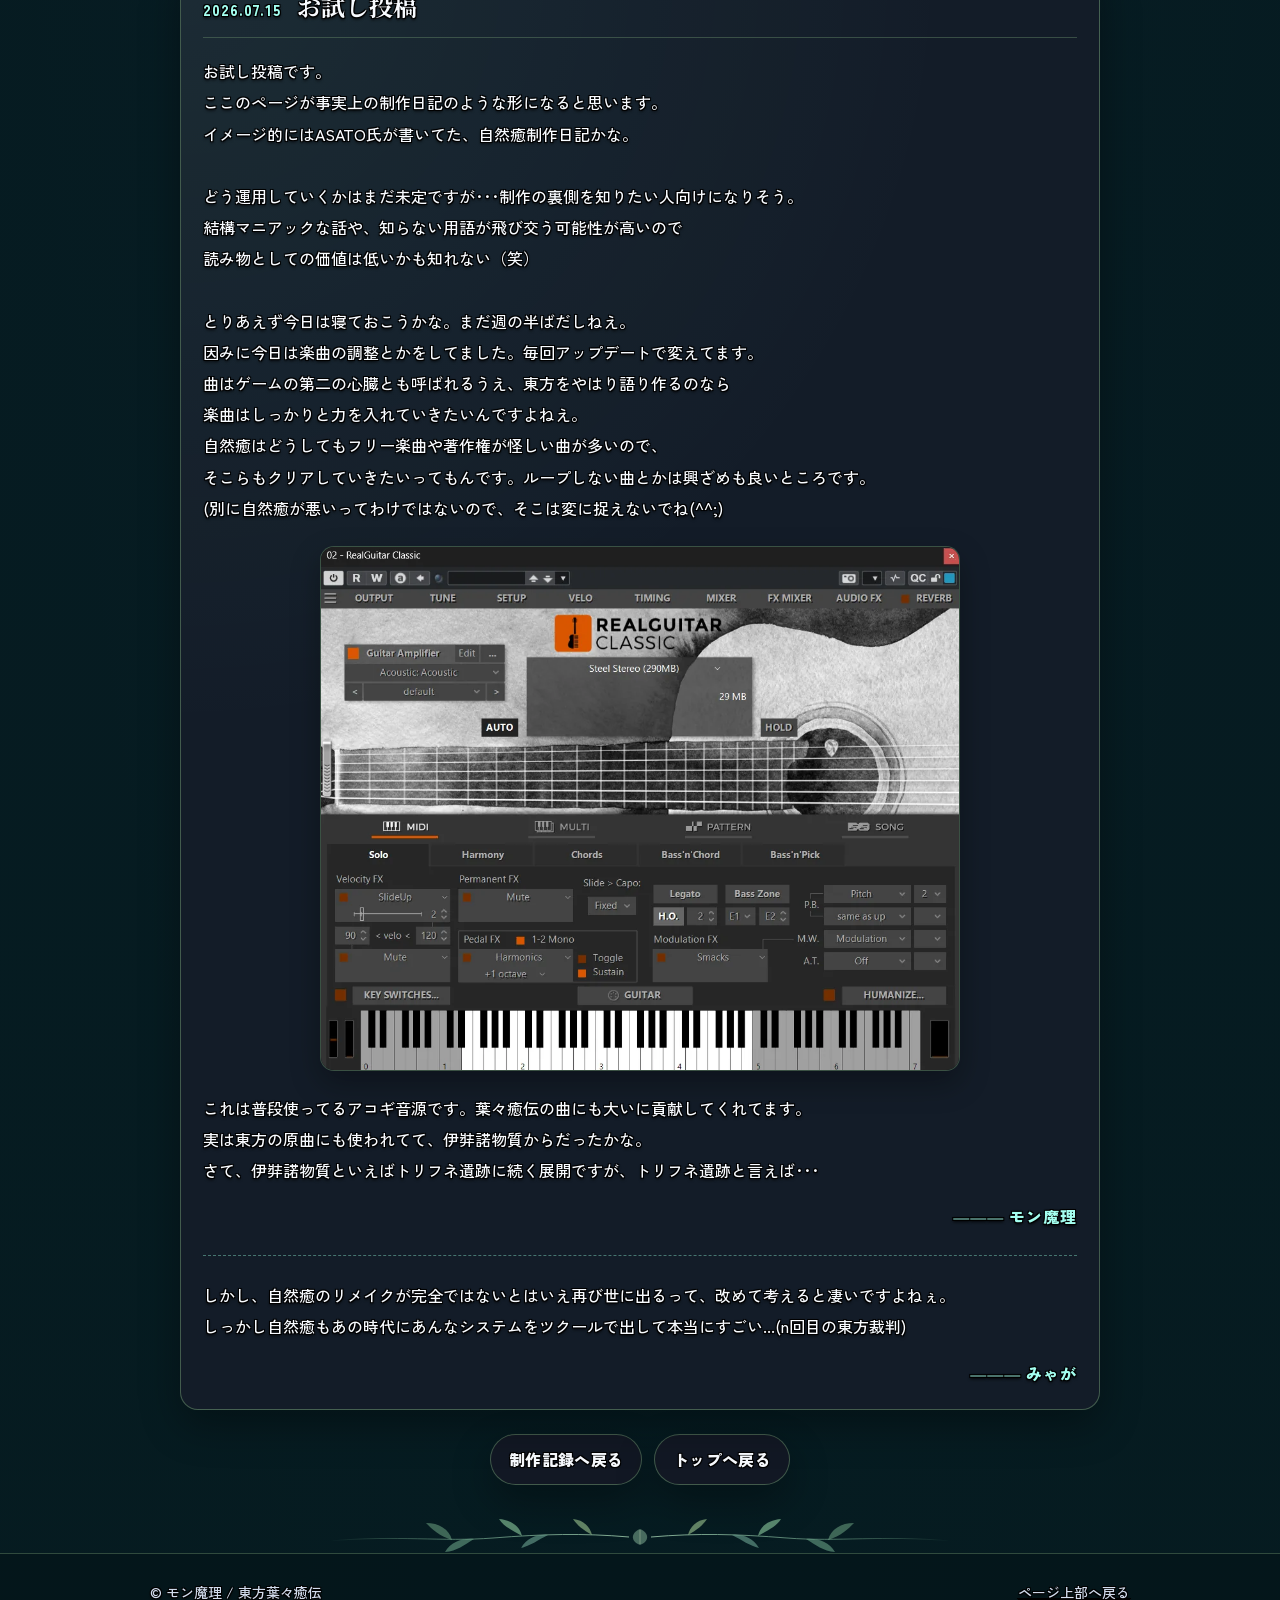
<file: diary.html>
<!doctype html>
<html lang="ja">
<head>
  <meta charset="utf-8">
  <meta name="viewport" content="width=device-width, initial-scale=1">
  <script src="display-mode.js?v=20261101"></script>
  <title>制作日記 | 東方葉々癒伝</title>
  <meta name="description" content="東方葉々癒伝の制作日記です。制作の裏側をゆるく綴っていきます。">

  <link rel="preconnect" href="https://fonts.googleapis.com">
  <link rel="preconnect" href="https://fonts.gstatic.com" crossorigin>
  <link href="https://fonts.googleapis.com/css2?family=Noto+Serif+JP:wght@500;700;900&family=Zen+Kaku+Gothic+New:wght@400;500;700;900&display=swap" rel="stylesheet">

  <link rel="icon" type="image/svg+xml" href="assets/favicon.svg">
  <link rel="icon" type="image/png" sizes="32x32" href="assets/favicon-32.png">

  <link rel="stylesheet" href="style.css">
  <link rel="stylesheet" href="ornament-leaf.css?v=20261015">
  <link rel="stylesheet" href="detail-polish.css?v=20261015">
  <link rel="stylesheet" href="gallery-polish.css?v=20261015">
  <link rel="stylesheet" href="music-polish.css?v=20261015">
  <link rel="stylesheet" href="mobile-layout.css?v=20261101">
</head>

<body class="site-glow ornament-leaf detail-polish">
  <header class="site-header">
    <div class="container header-inner">
      <a class="site-title" href="index.html#top">東方葉々癒伝</a>

      <nav class="site-nav" aria-label="サイト内メニュー">
        <a href="index.html#game">ゲーム紹介</a>
        <a href="index.html#pv">PV</a>
        <a href="index.html#download">ダウンロード</a>
        <a href="index.html#music">音楽室</a>
        <a href="index.html#secret">秘密のパスワード</a>
        <a href="index.html#activity">制作日記</a>
        <a href="index.html#staff">スタッフ</a>
        <a href="index.html#qa">Q&amp;A</a>
        <a href="index.html#links">関連リンク</a>
        <a href="index.html#contact">問い合わせ</a>
      </nav>
    </div>
  </header>

  <main>
    <section class="section logs-page">
      <div class="container">
        <div class="section-head">
          <p class="section-kicker">Devlog</p>
          <h1 class="page-title">制作日記</h1>
        </div>

        <div class="devlog-list" data-devlog-list>
        </div>

        <div class="center-actions">
          <a class="button" href="index.html#activity">制作記録へ戻る</a>
          <a class="button" href="index.html#top">トップへ戻る</a>
        </div>
      </div>
    </section>
  </main>

  <footer class="site-footer">
    <div class="container footer-inner">
      <p>© モン魔理 / 東方葉々癒伝</p>
      <p><a href="index.html#top">ページ上部へ戻る</a></p>
    </div>
  </footer>

  <script src="devlog.js?v=20261101"></script>
  <script src="leaf-textures.js?v=20261015"></script>
  <script src="leaf-atmosphere.js?v=20261015"></script>
  <script src="script.js?v=20261015"></script>
  <script src="gallery-polish.js?v=20261015"></script>
  <script src="music-polish.js?v=20261015"></script>
</body>
</html>
</file>
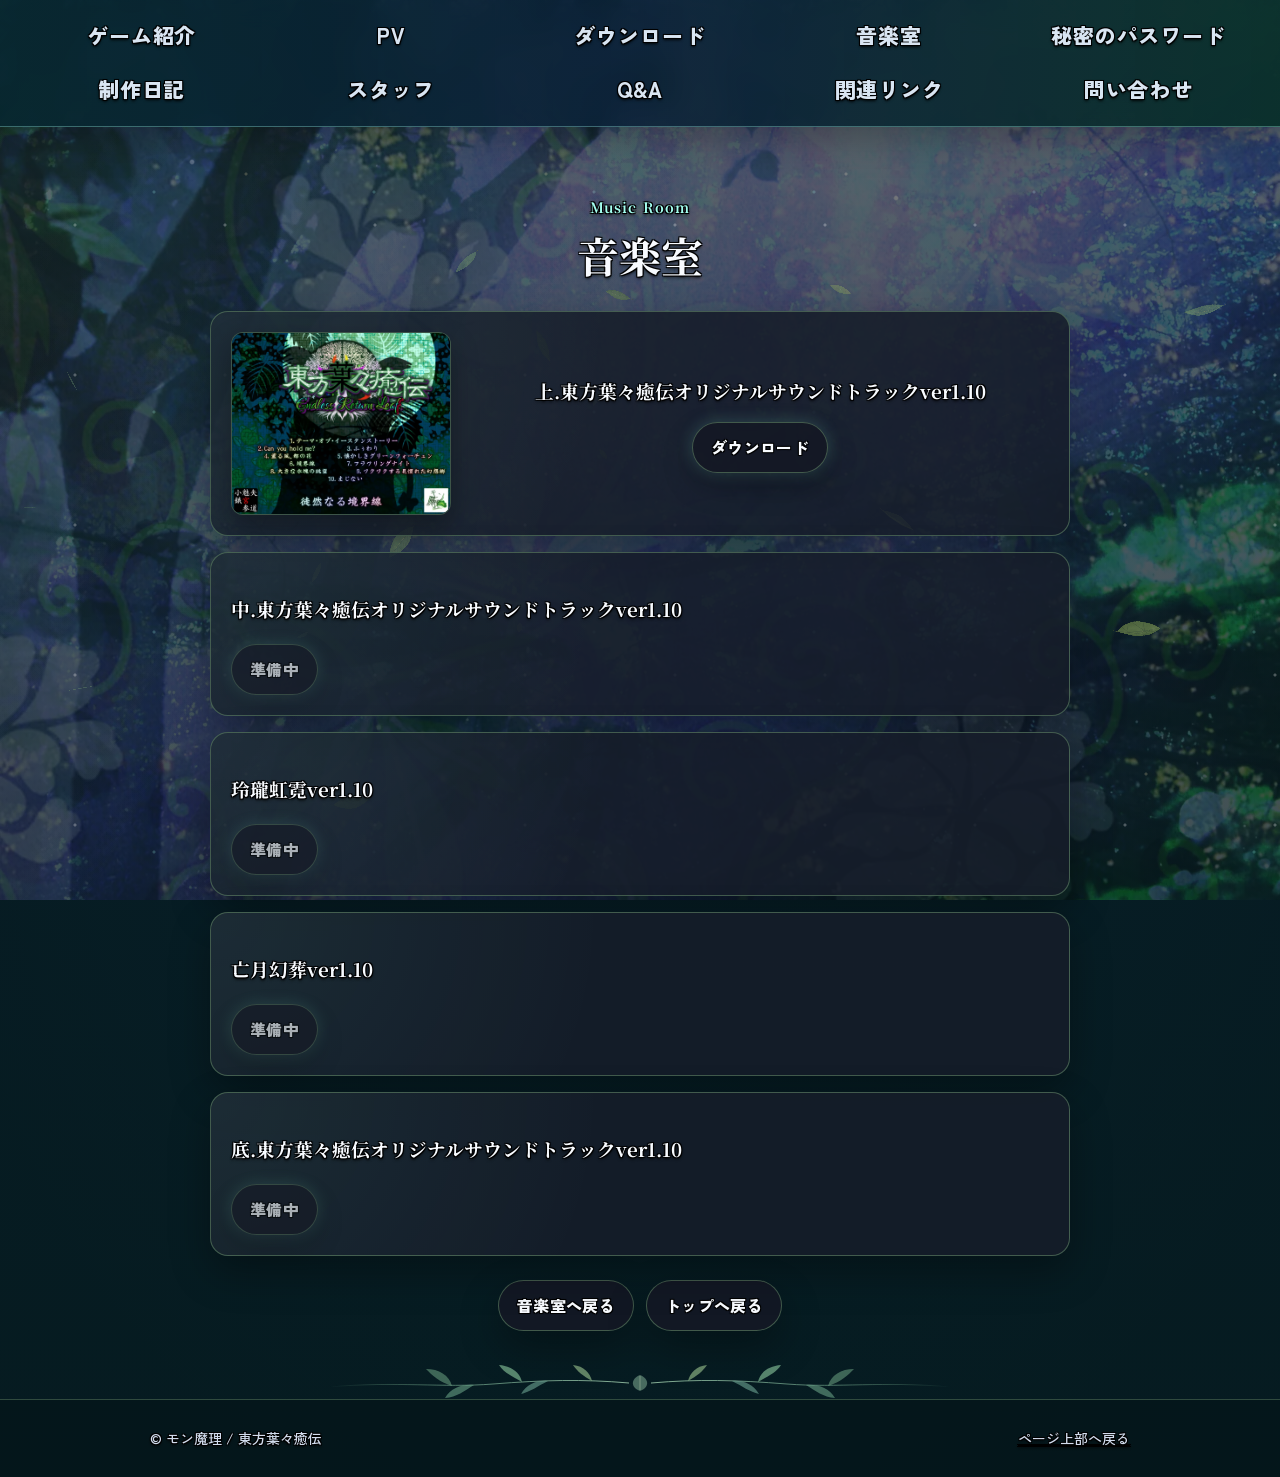
<file: music.html>
<!doctype html>
<html lang="ja">
<head>
  <meta charset="utf-8">
  <meta name="viewport" content="width=device-width, initial-scale=1">
  <script src="display-mode.js?v=20261101"></script>
  <title>音楽室 | 東方葉々癒伝</title>
  <meta name="description" content="東方葉々癒伝の音楽室です。試聴、音楽CD、ZIP配布などをまとめます。">

  <link rel="preconnect" href="https://fonts.googleapis.com">
  <link rel="preconnect" href="https://fonts.gstatic.com" crossorigin>
  <link href="https://fonts.googleapis.com/css2?family=Noto+Serif+JP:wght@500;700;900&family=Zen+Kaku+Gothic+New:wght@400;500;700;900&display=swap" rel="stylesheet">

  <link rel="icon" type="image/svg+xml" href="assets/favicon.svg">
  <link rel="icon" type="image/png" sizes="32x32" href="assets/favicon-32.png">

  <link rel="stylesheet" href="style.css">
  <link rel="stylesheet" href="ornament-leaf.css?v=20261015">
  <link rel="stylesheet" href="detail-polish.css?v=20261015">
  <link rel="stylesheet" href="gallery-polish.css?v=20261015">
  <link rel="stylesheet" href="music-polish.css?v=20261015">
  <link rel="stylesheet" href="mobile-layout.css?v=20261101">
</head>

<body class="site-glow ornament-leaf detail-polish">
  <header class="site-header">
    <div class="container header-inner">
      <a class="site-title" href="index.html#top">東方葉々癒伝</a>

      <nav class="site-nav" aria-label="サイト内メニュー">
        <a href="index.html#game">ゲーム紹介</a>
        <a href="index.html#pv">PV</a>
        <a href="index.html#download">ダウンロード</a>
        <a href="index.html#music">音楽室</a>
        <a href="index.html#secret">秘密のパスワード</a>
        <a href="index.html#activity">制作日記</a>
        <a href="index.html#staff">スタッフ</a>
        <a href="index.html#qa">Q&amp;A</a>
        <a href="index.html#links">関連リンク</a>
        <a href="index.html#contact">問い合わせ</a>
      </nav>
    </div>
  </header>

  <main>
    <section class="section music-page">
      <div class="container">
        <div class="section-head">
          <p class="section-kicker">Music Room</p>
          <h1 class="page-title">音楽室</h1>
        </div>

        <div class="download-only-grid">
          <article class="zip-card zip-card-cover">
            <div class="zip-cover">
              <img src="assets/music-cover01.webp" alt="上.東方葉々癒伝オリジナルサウンドトラック ジャケット「徒然なる境界線」" loading="lazy">
            </div>

            <div class="zip-body">
              <h3>上.東方葉々癒伝オリジナルサウンドトラックver1.10</h3>
              <a class="button" href="https://github.com/Monmari0118/Yoyoyuden/releases/download/soundtrack-ue-v1.10/Yoyoyuden-Sound.Track-ue-ver1.10.zip">ダウンロード</a>
            </div>
          </article>

          <article class="zip-card">
            <h3>中.東方葉々癒伝オリジナルサウンドトラックver1.10</h3>
            <p></p>
            <a class="button disabled" href="#" aria-disabled="true">準備中</a>
          </article>

          <article class="zip-card">
            <h3>玲瓏虹霓ver1.10</h3>
            <p></p>
            <a class="button disabled" href="#" aria-disabled="true">準備中</a>
          </article>

          <article class="zip-card">
            <h3>亡月幻葬ver1.10</h3>
            <p></p>
            <a class="button disabled" href="#" aria-disabled="true">準備中</a>
          </article>

          <article class="zip-card">
            <h3>底.東方葉々癒伝オリジナルサウンドトラックver1.10</h3>
            <p></p>
            <a class="button disabled" href="#" aria-disabled="true">準備中</a>
          </article>
        </div>

        <div class="center-actions">
          <a class="button" href="index.html#music">音楽室へ戻る</a>
          <a class="button" href="index.html#top">トップへ戻る</a>
        </div>
      </div>
    </section>
  </main>

  <footer class="site-footer">
    <div class="container footer-inner">
      <p>© モン魔理 / 東方葉々癒伝</p>
      <p><a href="index.html#top">ページ上部へ戻る</a></p>
    </div>
  </footer>
  <script src="leaf-textures.js?v=20261015"></script>
  <script src="leaf-atmosphere.js?v=20261015"></script>
  <script src="script.js?v=20261015"></script>
  <script src="gallery-polish.js?v=20261015"></script>
  <script src="music-polish.js?v=20261015"></script>
</body>
</html>
</file>
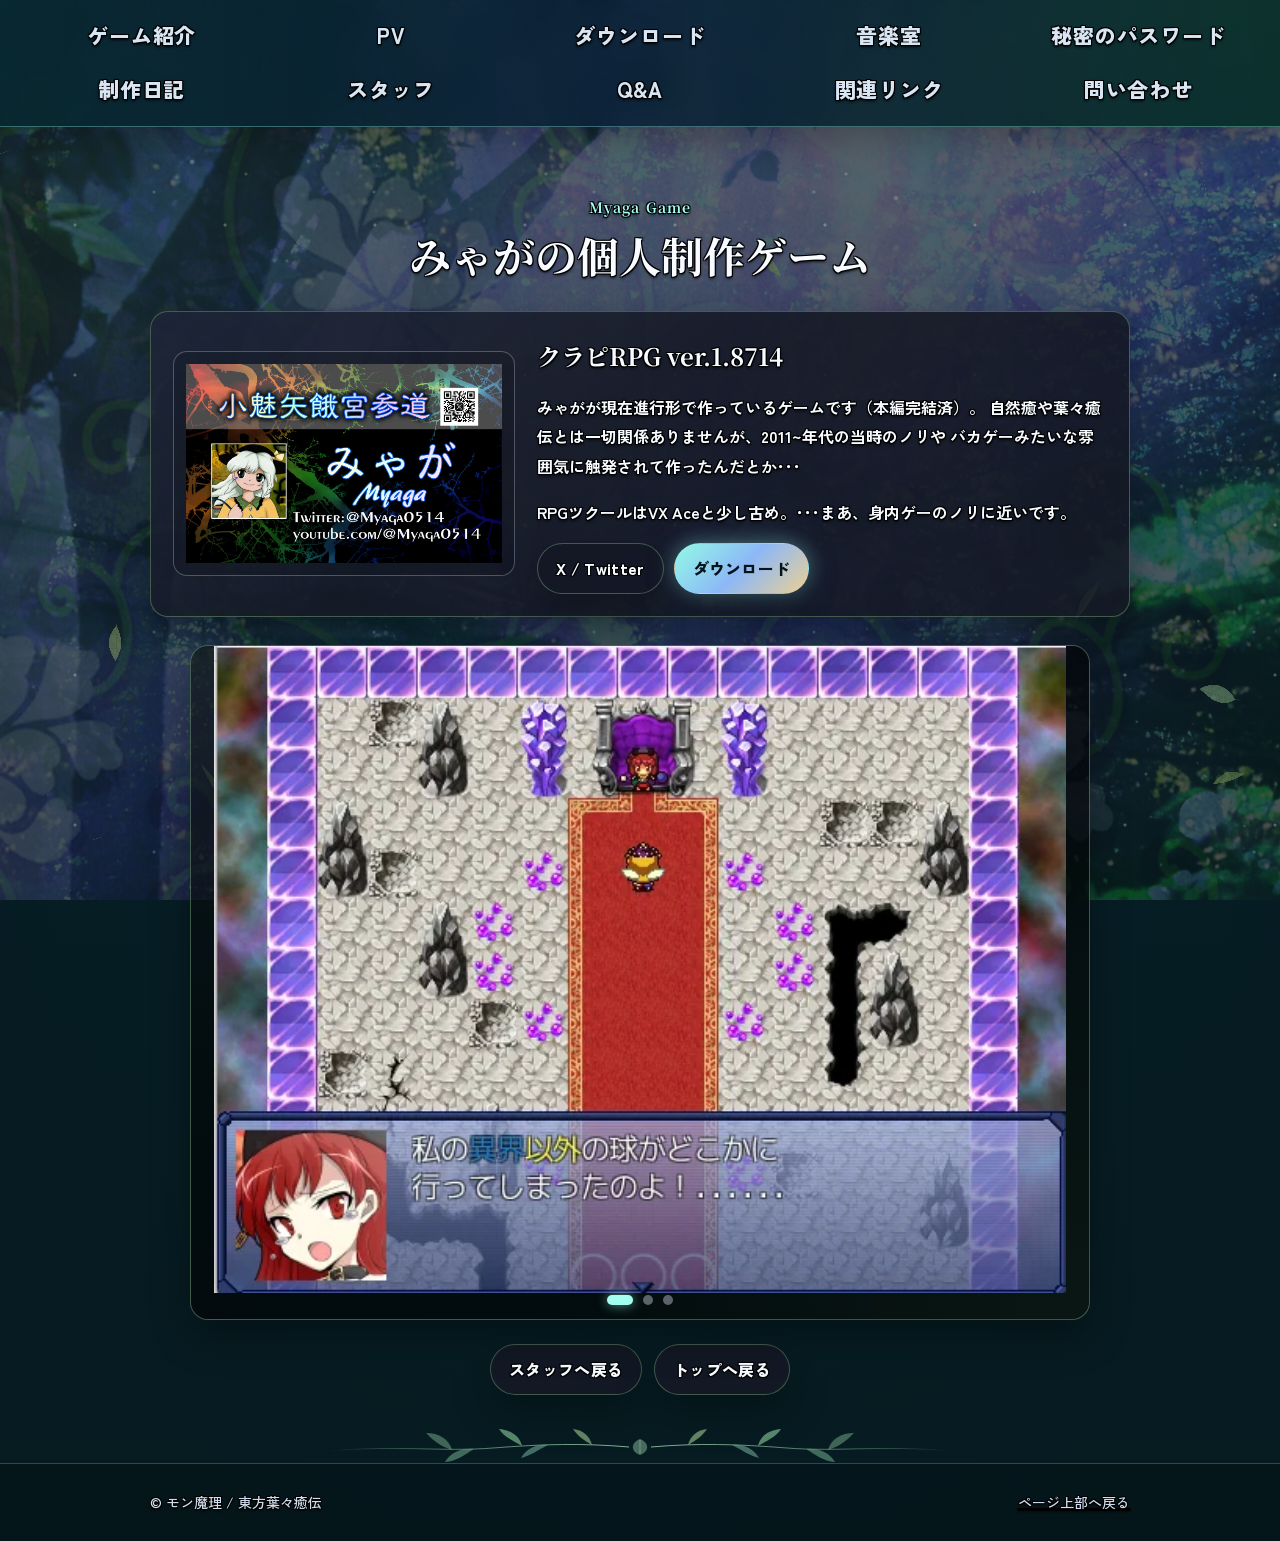
<file: myaga.html>
<!doctype html>
<html lang="ja">
<head>
  <meta charset="utf-8">
  <meta name="viewport" content="width=device-width, initial-scale=1">
  <script src="display-mode.js?v=20261101"></script>
  <title>みゃが制作ゲーム | 東方葉々癒伝</title>
  <meta name="description" content="みゃが制作ゲームの紹介ページです。">

  <link rel="preconnect" href="https://fonts.googleapis.com">
  <link rel="preconnect" href="https://fonts.gstatic.com" crossorigin>
  <link href="https://fonts.googleapis.com/css2?family=Noto+Serif+JP:wght@500;700;900&family=Zen+Kaku+Gothic+New:wght@400;500;700;900&display=swap" rel="stylesheet">

  <link rel="icon" type="image/svg+xml" href="assets/favicon.svg">
  <link rel="icon" type="image/png" sizes="32x32" href="assets/favicon-32.png">

  <link rel="stylesheet" href="style.css">
  <link rel="stylesheet" href="ornament-leaf.css?v=20261015">
  <link rel="stylesheet" href="detail-polish.css?v=20261015">
  <link rel="stylesheet" href="gallery-polish.css?v=20261015">
  <link rel="stylesheet" href="music-polish.css?v=20261015">
  <link rel="stylesheet" href="mobile-layout.css?v=20261101">
</head>

<body class="site-glow ornament-leaf detail-polish">
  <header class="site-header">
    <div class="container header-inner">
      <a class="site-title" href="index.html#top">東方葉々癒伝</a>

      <nav class="site-nav" aria-label="サイト内メニュー">
        <a href="index.html#game">ゲーム紹介</a>
        <a href="index.html#pv">PV</a>
        <a href="index.html#download">ダウンロード</a>
        <a href="index.html#music">音楽室</a>
        <a href="index.html#secret">秘密のパスワード</a>
        <a href="index.html#activity">制作日記</a>
        <a href="index.html#staff">スタッフ</a>
        <a href="index.html#qa">Q&amp;A</a>
        <a href="index.html#links">関連リンク</a>
        <a href="index.html#contact">問い合わせ</a>
      </nav>
    </div>
  </header>

  <main>
    <section class="section myaga-page">
      <div class="container">
        <div class="section-head">
          <p class="section-kicker">Myaga Game</p>
          <h1 class="page-title">みゃがの個人制作ゲーム</h1>
        </div>

        <div class="myaga-work">
          <div class="work-thumb image-thumb">
            <img src="assets/myaga/myaga-card.webp" alt="みゃが 名刺画像">
          </div>

          <div class="work-body">
            <h2>クラピRPG ver.1.8714</h2>
            <p>
              みゃがが現在進行形で作っているゲームです（本編完結済）。
              自然癒や葉々癒伝とは一切関係ありませんが、2011~年代の当時のノリや
              バカゲーみたいな雰囲気に触発されて作ったんだとか･･･
            </p>

            <p>
              RPGツクールはVX Aceと少し古め。･･･まあ、身内ゲーのノリに近いです。
            </p>

            <div class="work-actions">
              <a class="button" href="https://x.com/myaga0514" target="_blank" rel="noopener">X / Twitter</a>
              <a class="button primary" href="https://github.com/Monmari0118/Yoyoyuden/releases/download/myaga-game-v1/myaga-game.zip" target="_blank" rel="noopener">ダウンロード</a>
            </div>
          </div>
        </div>

        <div class="myaga-screenshot-slider" aria-label="みゃが制作ゲーム スクリーンショット">
          <div class="myaga-screenshot-slide slide-1">
            <img src="assets/myaga/myaga-ss01.webp" alt="クラピRPG スクリーンショット1" loading="lazy">
          </div>

          <div class="myaga-screenshot-slide slide-2">
            <img src="assets/myaga/myaga-ss02.webp" alt="クラピRPG スクリーンショット2" loading="lazy">
          </div>

          <div class="myaga-screenshot-slide slide-3">
            <img src="assets/myaga/myaga-ss03.webp" alt="クラピRPG スクリーンショット3" loading="lazy">
          </div>
        </div>

        <div class="center-actions">
          <a class="button" href="index.html#staff">スタッフへ戻る</a>
          <a class="button" href="index.html#top">トップへ戻る</a>
        </div>
      </div>
    </section>
  </main>

  <footer class="site-footer">
    <div class="container footer-inner">
      <p>© モン魔理 / 東方葉々癒伝</p>
      <p><a href="index.html#top">ページ上部へ戻る</a></p>
    </div>
  </footer>
  <script src="leaf-textures.js?v=20261015"></script>
  <script src="leaf-atmosphere.js?v=20261015"></script>
  <script src="script.js?v=20261015"></script>
  <script src="gallery-polish.js?v=20261015"></script>
  <script src="music-polish.js?v=20261015"></script>
</body>
</html>
</file>
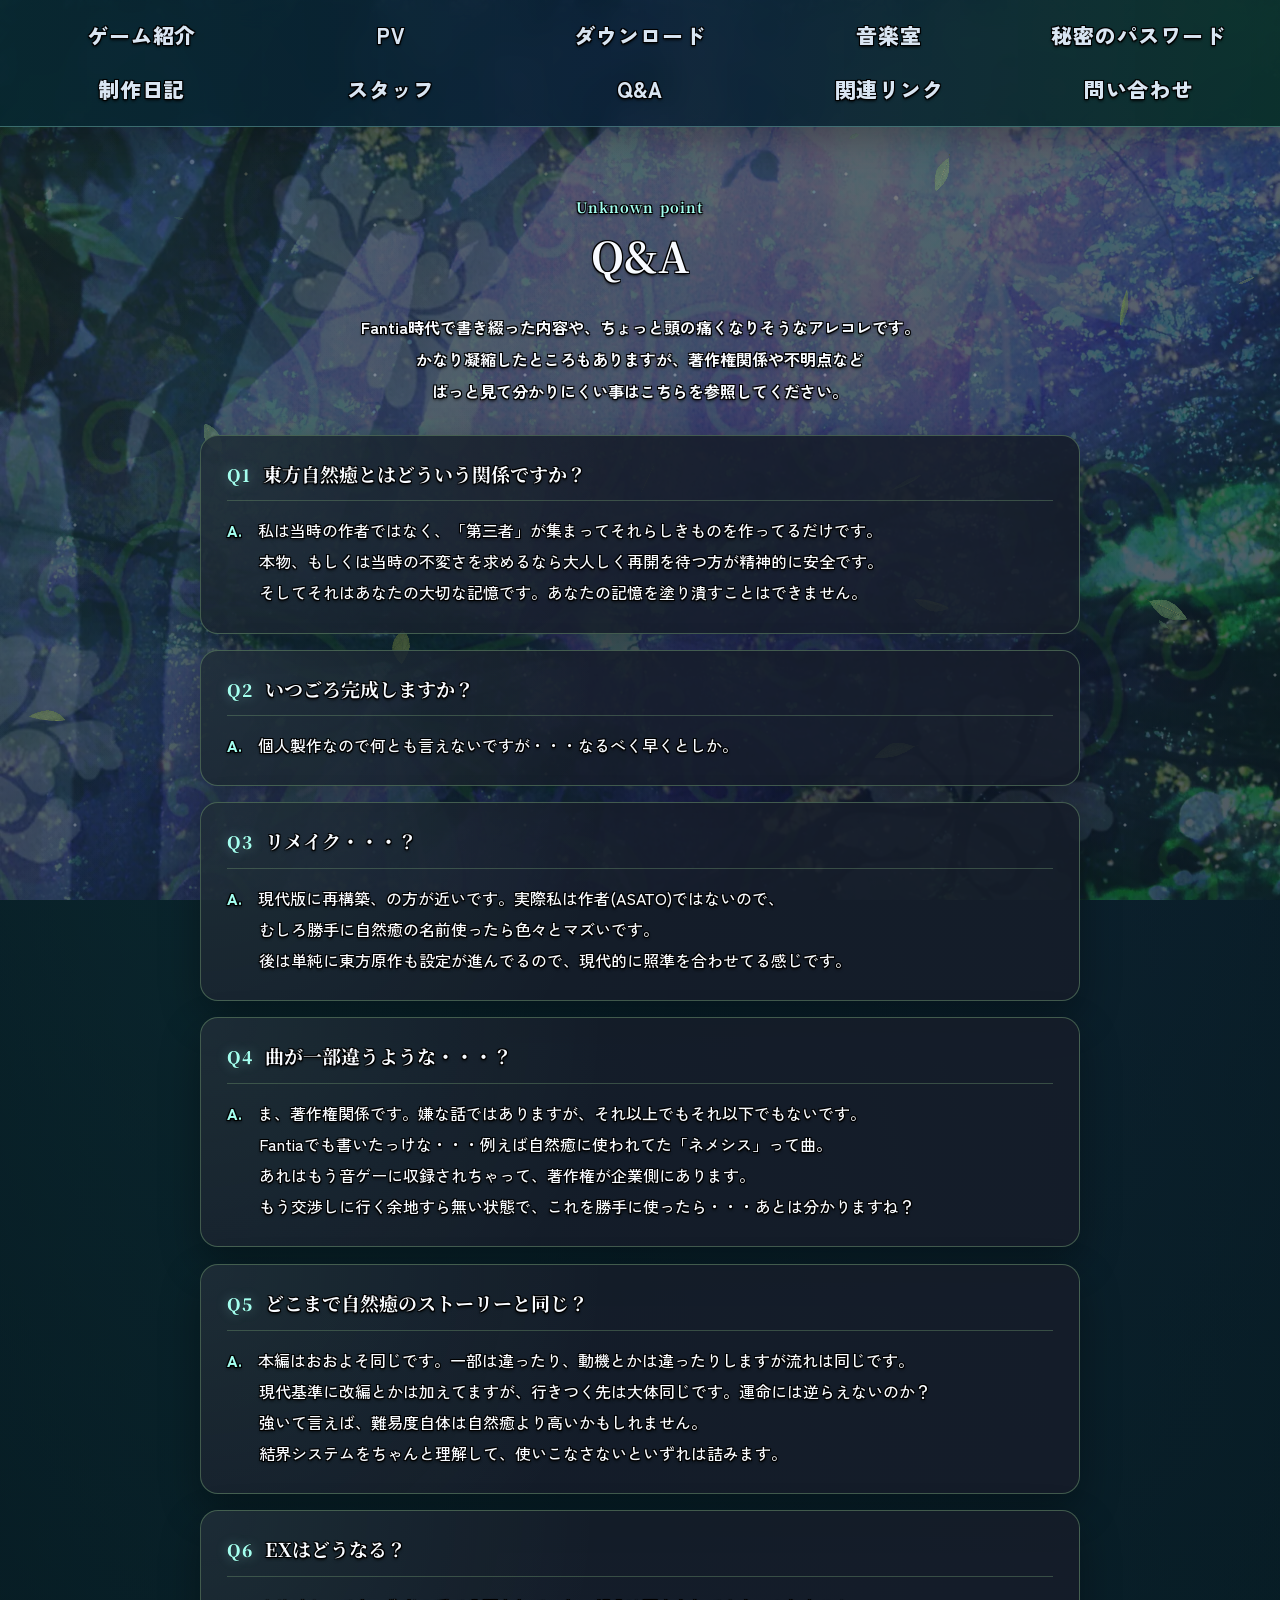
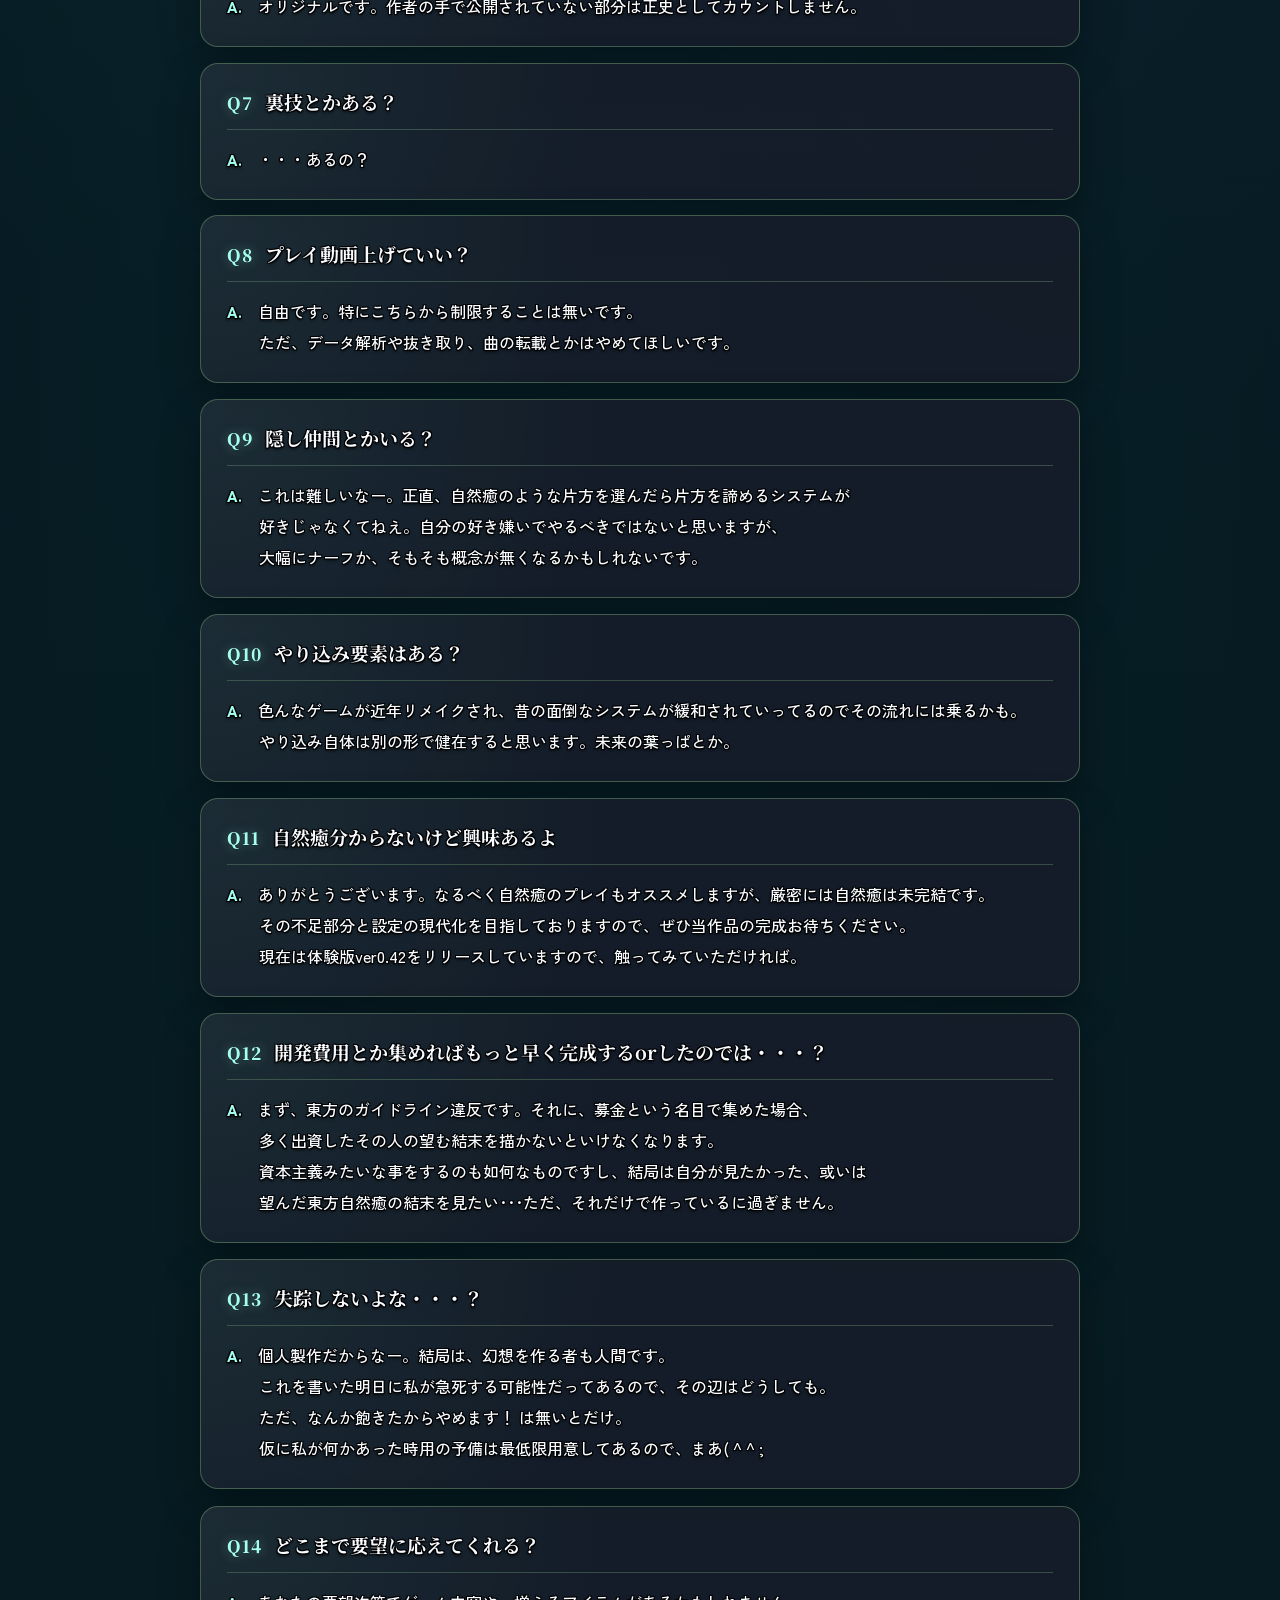
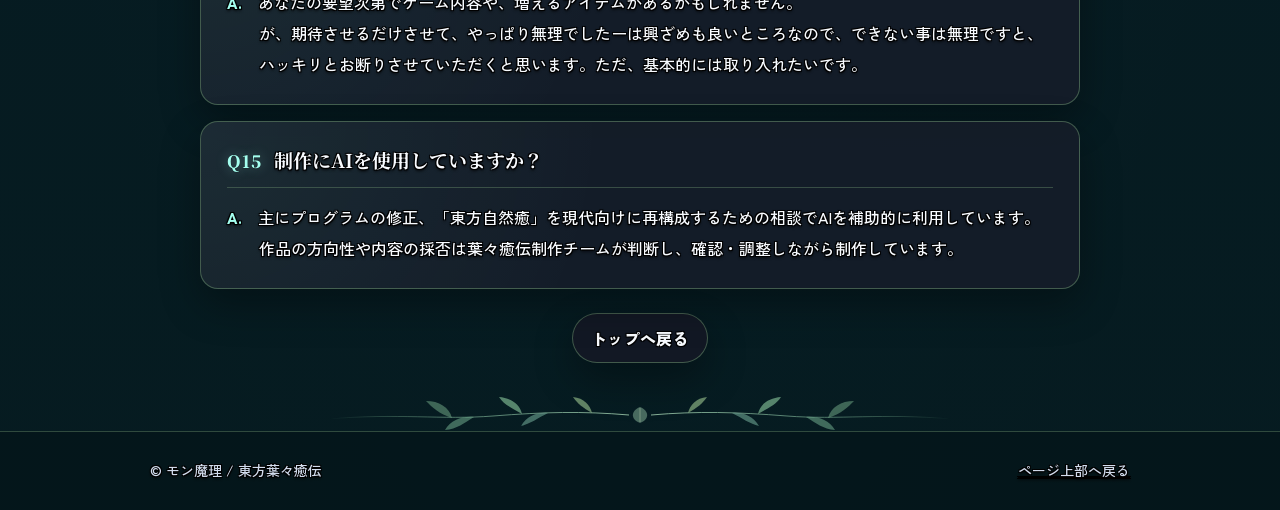
<file: qa.html>
<!doctype html>
<html lang="ja">
<head>
  <meta charset="utf-8">
  <meta name="viewport" content="width=device-width, initial-scale=1">
  <script src="display-mode.js?v=20261101"></script>
  <title>Q&amp;A | 東方葉々癒伝</title>
  <meta name="description" content="東方葉々癒伝のQ&Aです。著作権関係や制作方針など、分かりにくい点をまとめています。">

  <link rel="preconnect" href="https://fonts.googleapis.com">
  <link rel="preconnect" href="https://fonts.gstatic.com" crossorigin>
  <link href="https://fonts.googleapis.com/css2?family=Noto+Serif+JP:wght@500;700;900&family=Zen+Kaku+Gothic+New:wght@400;500;700;900&display=swap" rel="stylesheet">

  <link rel="icon" type="image/svg+xml" href="assets/favicon.svg">
  <link rel="icon" type="image/png" sizes="32x32" href="assets/favicon-32.png">

  <link rel="stylesheet" href="style.css">
  <link rel="stylesheet" href="ornament-leaf.css?v=20261015">
  <link rel="stylesheet" href="detail-polish.css?v=20261015">
  <link rel="stylesheet" href="gallery-polish.css?v=20261015">
  <link rel="stylesheet" href="music-polish.css?v=20261015">
  <link rel="stylesheet" href="mobile-layout.css?v=20261101">
</head>

<body class="site-glow ornament-leaf detail-polish">
  <header class="site-header">
    <div class="container header-inner">
      <a class="site-title" href="index.html#top">東方葉々癒伝</a>

      <nav class="site-nav" aria-label="サイト内メニュー">
        <a href="index.html#game">ゲーム紹介</a>
        <a href="index.html#pv">PV</a>
        <a href="index.html#download">ダウンロード</a>
        <a href="index.html#music">音楽室</a>
        <a href="index.html#secret">秘密のパスワード</a>
        <a href="index.html#activity">制作日記</a>
        <a href="index.html#staff">スタッフ</a>
        <a href="index.html#qa">Q&amp;A</a>
        <a href="index.html#links">関連リンク</a>
        <a href="index.html#contact">問い合わせ</a>
      </nav>
    </div>
  </header>

  <main>
    <section class="section logs-page">
      <div class="container">
        <div class="section-head">
          <p class="section-kicker">Unknown point</p>
          <h1 class="page-title">Q&amp;A</h1>
        </div>

        <p class="qa-intro">Fantia時代で書き綴った内容や、ちょっと頭の痛くなりそうなアレコレです。
かなり凝縮したところもありますが、著作権関係や不明点など
ぱっと見て分かりにくい事はこちらを参照してください。</p>

        <div class="qa-list">
          <article class="qa-item">
            <h2 class="qa-question"><span class="qa-badge">Q1</span>東方自然癒とはどういう関係ですか？</h2>
            <p class="qa-answer">私は当時の作者ではなく、「第三者」が集まってそれらしきものを作ってるだけです。
本物、もしくは当時の不変さを求めるなら大人しく再開を待つ方が精神的に安全です。
そしてそれはあなたの大切な記憶です。あなたの記憶を塗り潰すことはできません。</p>
          </article>

          <article class="qa-item">
            <h2 class="qa-question"><span class="qa-badge">Q2</span>いつごろ完成しますか？</h2>
            <p class="qa-answer">個人製作なので何とも言えないですが・・・なるべく早くとしか。</p>
          </article>

          <article class="qa-item">
            <h2 class="qa-question"><span class="qa-badge">Q3</span>リメイク・・・？</h2>
            <p class="qa-answer">現代版に再構築、の方が近いです。実際私は作者(ASATO)ではないので、
むしろ勝手に自然癒の名前使ったら色々とマズいです。
後は単純に東方原作も設定が進んでるので、現代的に照準を合わせてる感じです。</p>
          </article>

          <article class="qa-item">
            <h2 class="qa-question"><span class="qa-badge">Q4</span>曲が一部違うような・・・？</h2>
            <p class="qa-answer">ま、著作権関係です。嫌な話ではありますが、それ以上でもそれ以下でもないです。
Fantiaでも書いたっけな・・・例えば自然癒に使われてた「ネメシス」って曲。
あれはもう音ゲーに収録されちゃって、著作権が企業側にあります。
もう交渉しに行く余地すら無い状態で、これを勝手に使ったら・・・あとは分かりますね？</p>
          </article>

          <article class="qa-item">
            <h2 class="qa-question"><span class="qa-badge">Q5</span>どこまで自然癒のストーリーと同じ？</h2>
            <p class="qa-answer">本編はおおよそ同じです。一部は違ったり、動機とかは違ったりしますが流れは同じです。
現代基準に改編とかは加えてますが、行きつく先は大体同じです。運命には逆らえないのか？
強いて言えば、難易度自体は自然癒より高いかもしれません。
結界システムをちゃんと理解して、使いこなさないといずれは詰みます。</p>
          </article>

          <article class="qa-item">
            <h2 class="qa-question"><span class="qa-badge">Q6</span>EXはどうなる？</h2>
            <p class="qa-answer">オリジナルです。作者の手で公開されていない部分は正史としてカウントしません。</p>
          </article>

          <article class="qa-item">
            <h2 class="qa-question"><span class="qa-badge">Q7</span>裏技とかある？</h2>
            <p class="qa-answer">・・・あるの？</p>
          </article>

          <article class="qa-item">
            <h2 class="qa-question"><span class="qa-badge">Q8</span>プレイ動画上げていい？</h2>
            <p class="qa-answer">自由です。特にこちらから制限することは無いです。
ただ、データ解析や抜き取り、曲の転載とかはやめてほしいです。</p>
          </article>

          <article class="qa-item">
            <h2 class="qa-question"><span class="qa-badge">Q9</span>隠し仲間とかいる？</h2>
            <p class="qa-answer">これは難しいなー。正直、自然癒のような片方を選んだら片方を諦めるシステムが
好きじゃなくてねえ。自分の好き嫌いでやるべきではないと思いますが、
大幅にナーフか、そもそも概念が無くなるかもしれないです。</p>
          </article>

          <article class="qa-item">
            <h2 class="qa-question"><span class="qa-badge">Q10</span>やり込み要素はある？</h2>
            <p class="qa-answer">色んなゲームが近年リメイクされ、昔の面倒なシステムが緩和されていってるのでその流れには乗るかも。
やり込み自体は別の形で健在すると思います。未来の葉っぱとか。</p>
          </article>

          <article class="qa-item">
            <h2 class="qa-question"><span class="qa-badge">Q11</span>自然癒分からないけど興味あるよ</h2>
            <p class="qa-answer">ありがとうございます。なるべく自然癒のプレイもオススメしますが、厳密には自然癒は未完結です。
その不足部分と設定の現代化を目指しておりますので、ぜひ当作品の完成お待ちください。
現在は体験版ver0.42をリリースしていますので、触ってみていただければ。</p>
          </article>

          <article class="qa-item">
            <h2 class="qa-question"><span class="qa-badge">Q12</span>開発費用とか集めればもっと早く完成するorしたのでは・・・？</h2>
            <p class="qa-answer">まず、東方のガイドライン違反です。それに、募金という名目で集めた場合、
多く出資したその人の望む結末を描かないといけなくなります。
資本主義みたいな事をするのも如何なものですし、結局は自分が見たかった、或いは
望んだ東方自然癒の結末を見たい･･･ただ、それだけで作っているに過ぎません。</p>
          </article>

          <article class="qa-item">
            <h2 class="qa-question"><span class="qa-badge">Q13</span>失踪しないよな・・・？</h2>
            <p class="qa-answer">個人製作だからなー。結局は、幻想を作る者も人間です。
これを書いた明日に私が急死する可能性だってあるので、その辺はどうしても。
ただ、なんか飽きたからやめます！ は無いとだけ。
仮に私が何かあった時用の予備は最低限用意してあるので、まあ( ^ ^ ;</p>
          </article>

           <article class="qa-item">
            <h2 class="qa-question"><span class="qa-badge">Q14</span>どこまで要望に応えてくれる？</h2>
            <p class="qa-answer">あなたの要望次第でゲーム内容や、増えるアイテムがあるかもしれません。
が、期待させるだけさせて、やっぱり無理でしたーは興ざめも良いところなので、できない事は無理ですと、
ハッキリとお断りさせていただくと思います。ただ、基本的には取り入れたいです。</p>
          </article>

          <article class="qa-item" id="ai-use">
            <h2 class="qa-question"><span class="qa-badge">Q15</span>制作にAIを使用していますか？</h2>
            <p class="qa-answer">主にプログラムの修正、「東方自然癒」を現代向けに再構成するための相談でAIを補助的に利用しています。
作品の方向性や内容の採否は葉々癒伝制作チームが判断し、確認・調整しながら制作しています。</p>
          </article>
        </div>

        <div class="center-actions">
          <a class="button" href="index.html#top">トップへ戻る</a>
        </div>
      </div>
    </section>
  </main>

  <footer class="site-footer">
    <div class="container footer-inner">
      <p>© モン魔理 / 東方葉々癒伝</p>
      <p><a href="index.html#top">ページ上部へ戻る</a></p>
    </div>
  </footer>

  <script src="leaf-textures.js?v=20261015"></script>
  <script src="leaf-atmosphere.js?v=20261015"></script>
  <script src="script.js?v=20261015"></script>
  <script src="gallery-polish.js?v=20261015"></script>
  <script src="music-polish.js?v=20261015"></script>
</body>
</html>
</file>
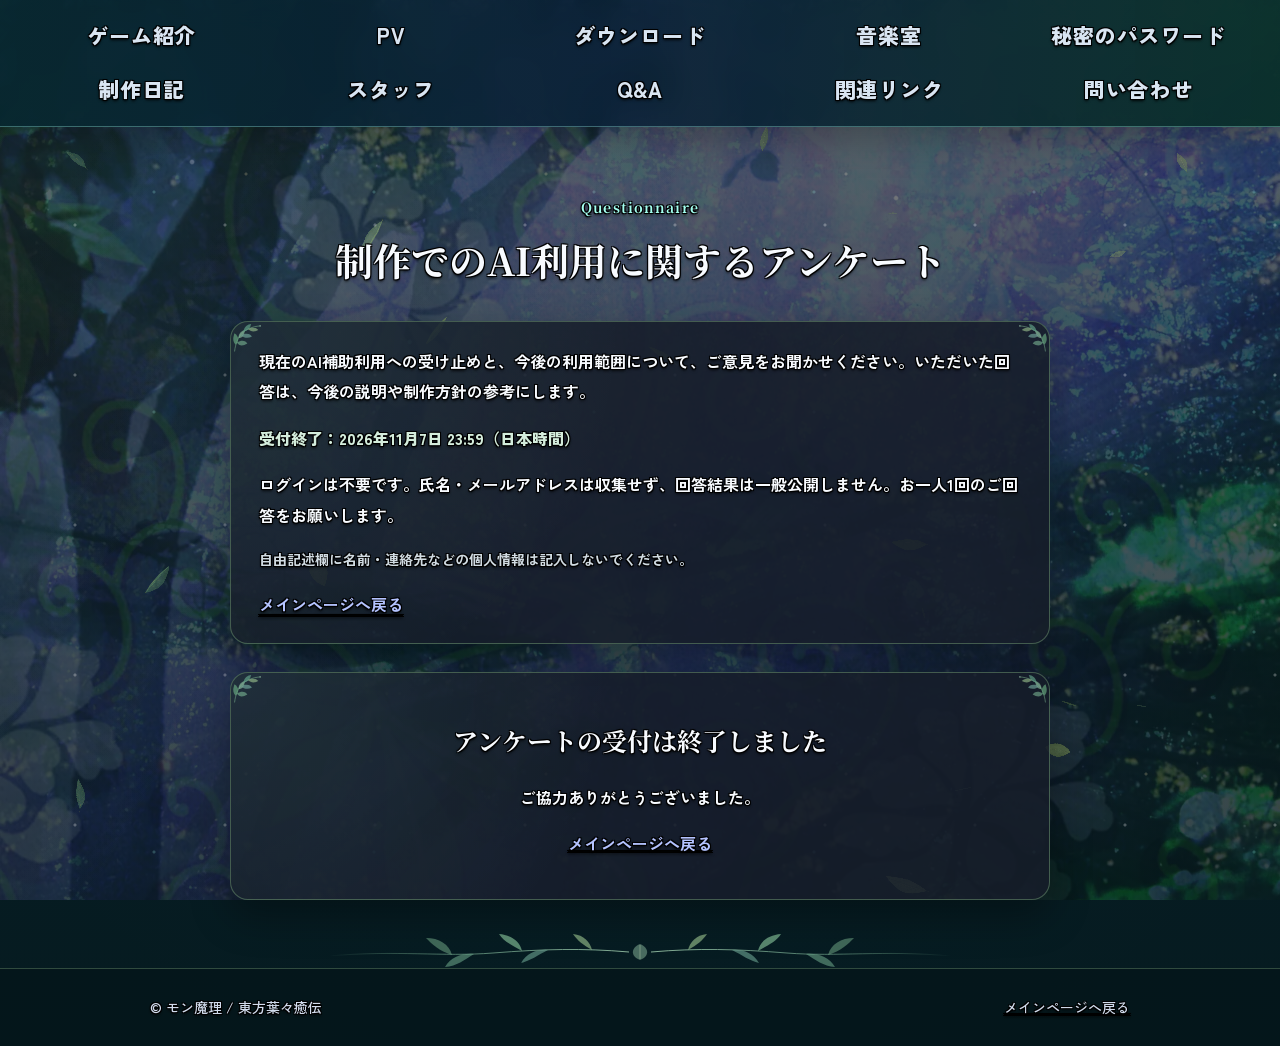
<file: survey.html>
<!doctype html>
<html lang="ja">
<head>
  <meta charset="utf-8">
  <meta name="viewport" content="width=device-width, initial-scale=1">
  <script src="display-mode.js?v=20261101"></script>
  <title>制作でのAI利用に関するアンケート | 東方葉々癒伝</title>
  <meta name="description" content="東方葉々癒伝のAI利用について、現在の受け止めと今後の利用範囲へのご意見を伺う匿名アンケートです。">
  <meta name="robots" content="noindex">
  <link rel="preconnect" href="https://fonts.googleapis.com">
  <link rel="preconnect" href="https://fonts.gstatic.com" crossorigin>
  <link href="https://fonts.googleapis.com/css2?family=Noto+Serif+JP:wght@500;700;900&family=Zen+Kaku+Gothic+New:wght@400;500;700;900&display=swap" rel="stylesheet">
  <link rel="icon" type="image/svg+xml" href="assets/favicon.svg">
  <link rel="icon" type="image/png" sizes="32x32" href="assets/favicon-32.png">
  <link rel="stylesheet" href="style.css">
  <link rel="stylesheet" href="ornament-leaf.css?v=20261015">
  <link rel="stylesheet" href="detail-polish.css?v=20261025-2">
  <link rel="stylesheet" href="survey.css?v=20261030-2">
  <link rel="stylesheet" href="mobile-layout.css?v=20261101">
</head>
<body class="site-glow ornament-leaf detail-polish survey-page">
  <header class="site-header">
    <div class="container header-inner">
      <a class="site-title" href="index.html#top">東方葉々癒伝</a>
      <nav class="site-nav" aria-label="サイト内メニュー">
        <a href="index.html#game">ゲーム紹介</a>
        <a href="index.html#pv">PV</a>
        <a href="index.html#download">ダウンロード</a>
        <a href="index.html#music">音楽室</a>
        <a href="index.html#secret">秘密のパスワード</a>
        <a href="index.html#activity">制作日記</a>
        <a href="index.html#staff">スタッフ</a>
        <a href="index.html#qa">Q&amp;A</a>
        <a href="index.html#links">関連リンク</a>
        <a href="index.html#contact">問い合わせ</a>
      </nav>
    </div>
  </header>
  <main>
    <section class="section survey-section" data-survey-deadline="2026-11-07T23:59:00+09:00">
      <div class="container survey-container">
        <div class="section-head">
          <p class="section-kicker">Questionnaire</p>
          <h1 class="page-title">制作でのAI利用に関するアンケート</h1>
        </div>
        <div class="card survey-intro">
          <p>現在のAI補助利用への受け止めと、今後の利用範囲について、ご意見をお聞かせください。いただいた回答は、今後の説明や制作方針の参考にします。</p>
          <p class="survey-deadline">受付終了：<time datetime="2026-11-07T23:59:00+09:00">2026年11月7日 23:59（日本時間）</time></p>
          <p>ログインは不要です。氏名・メールアドレスは収集せず、回答結果は一般公開しません。お一人1回のご回答をお願いします。</p>
          <p class="survey-note">自由記述欄に名前・連絡先などの個人情報は記入しないでください。</p>
          <p class="survey-back"><a href="index.html#main-ai-notice">メインページへ戻る</a></p>
        </div>
        <div class="survey-response" data-survey-open>
          <p class="survey-external"><a href="https://docs.google.com/forms/d/e/1FAIpQLScN_T-TLJIablNiYsXNtuHs1dhRtJ7cv2uGZ71iPsxDc-Prnw/viewform" target="_blank" rel="noopener">Googleフォームを別の画面で開く<span aria-hidden="true"> ↗</span></a></p>
          <iframe class="survey-form" title="東方葉々癒伝：制作でのAI利用に関するアンケート（Googleフォーム）" data-survey-src="https://docs.google.com/forms/d/e/1FAIpQLScN_T-TLJIablNiYsXNtuHs1dhRtJ7cv2uGZ71iPsxDc-Prnw/viewform?embedded=true" loading="lazy" width="640" height="2800"></iframe>
          <noscript><p class="survey-noscript">上の「Googleフォームを別の画面で開く」からご回答ください。フォーム側で受付状況をご確認いただけます。</p></noscript>
        </div>
        <div class="card survey-finished" data-survey-closed hidden role="status">
          <h2>アンケートの受付は終了しました</h2>
          <p>ご協力ありがとうございました。</p>
          <p><a href="index.html#main-ai-notice">メインページへ戻る</a></p>
        </div>
      </div>
    </section>
  </main>
  <footer class="site-footer">
    <div class="container footer-inner">
      <p>© モン魔理 / 東方葉々癒伝</p>
      <p><a href="index.html#top">メインページへ戻る</a></p>
    </div>
  </footer>
  <script src="leaf-textures.js?v=20261015"></script>
  <script src="leaf-atmosphere.js?v=20261015"></script>
  <script src="script.js?v=20261015"></script>
  <script src="survey.js?v=20261030"></script>
</body>
</html>
</file>
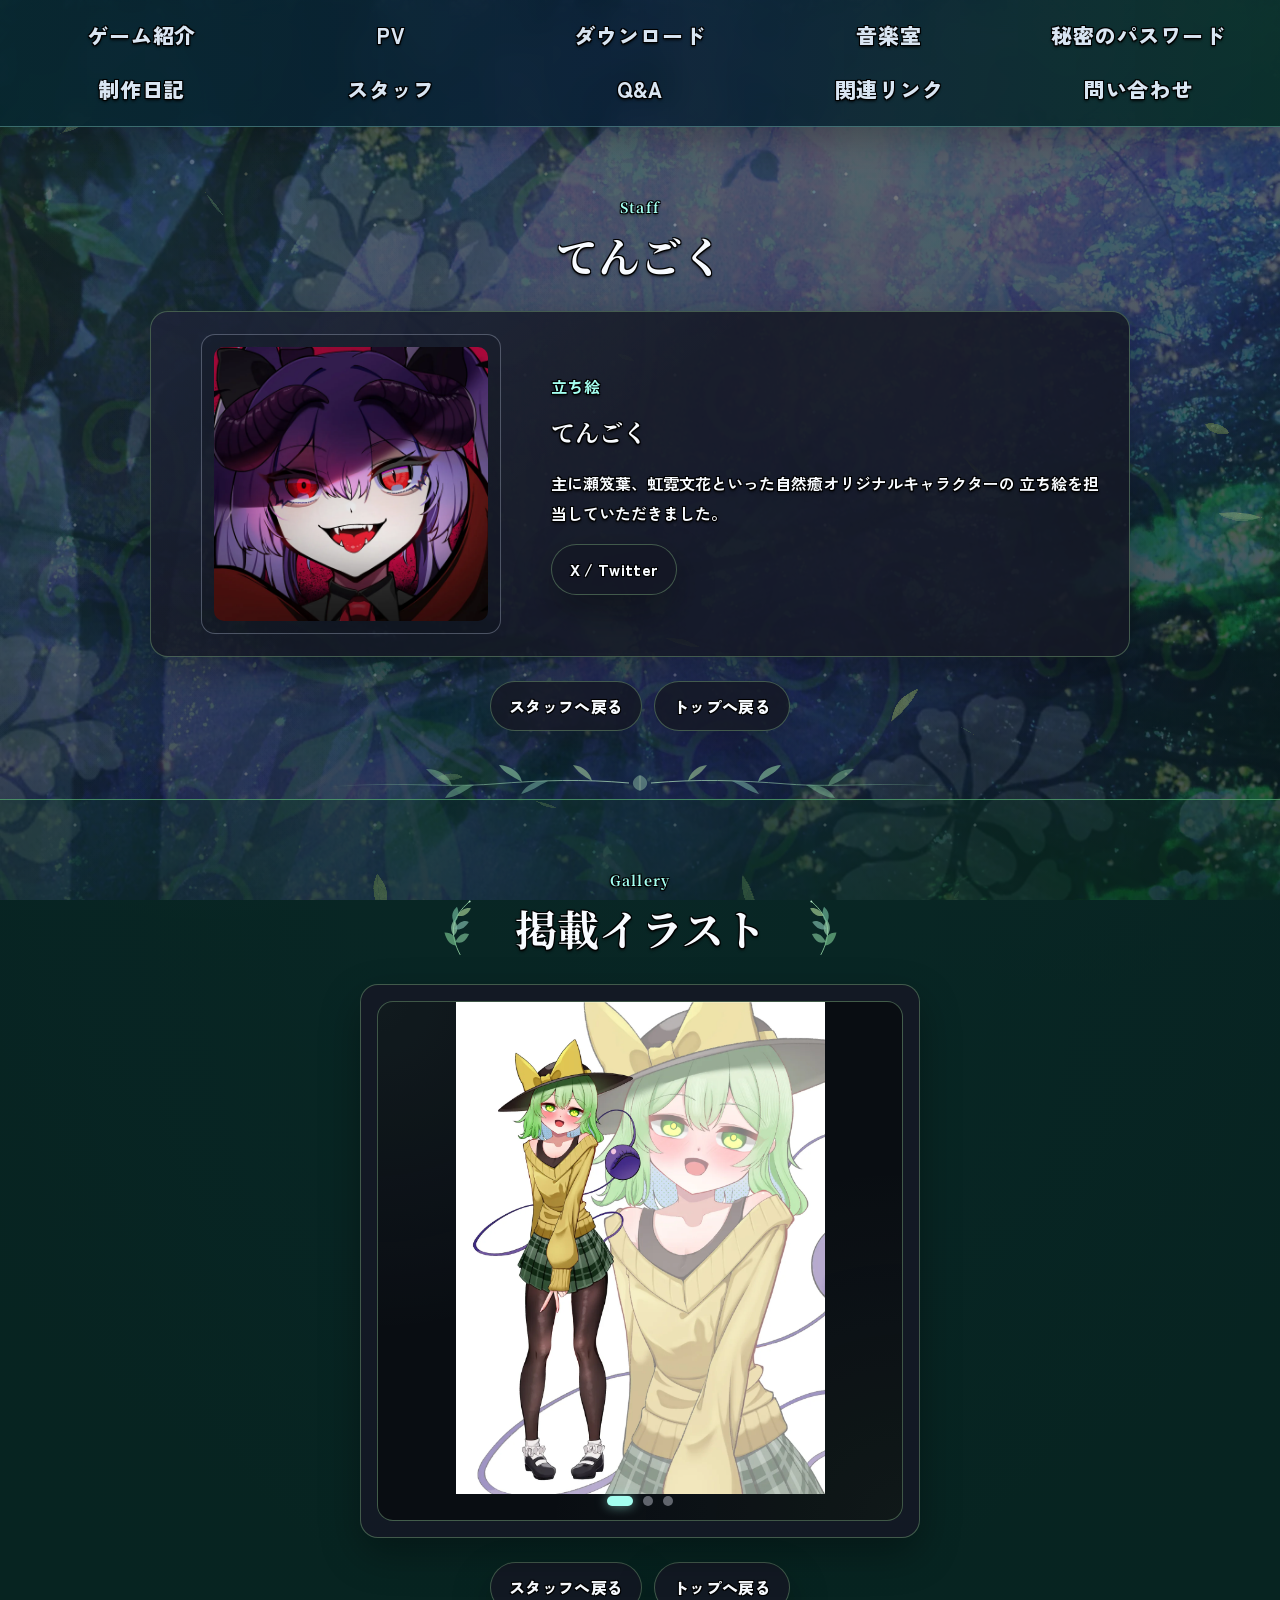
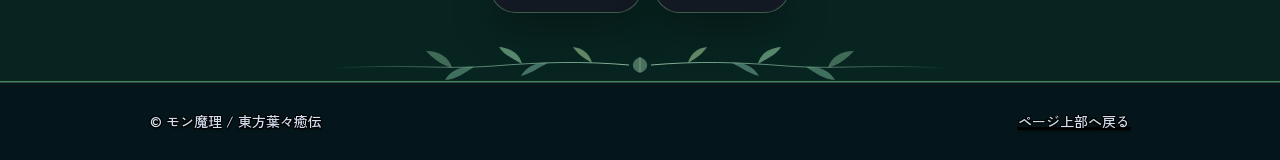
<file: tengoku.html>
<!doctype html>
<html lang="ja">
<head>
  <meta charset="utf-8">
  <meta name="viewport" content="width=device-width, initial-scale=1">
  <script src="display-mode.js?v=20261101"></script>
  <title>てんごく | 東方葉々癒伝</title>
  <meta name="description" content="東方葉々癒伝のスタッフ、てんごくの紹介ページです。">

  <link rel="preconnect" href="https://fonts.googleapis.com">
  <link rel="preconnect" href="https://fonts.gstatic.com" crossorigin>
  <link href="https://fonts.googleapis.com/css2?family=Noto+Serif+JP:wght@500;700;900&family=Zen+Kaku+Gothic+New:wght@400;500;700;900&display=swap" rel="stylesheet">

  <link rel="icon" type="image/svg+xml" href="assets/favicon.svg">
  <link rel="icon" type="image/png" sizes="32x32" href="assets/favicon-32.png">

  <link rel="stylesheet" href="style.css">
  <link rel="stylesheet" href="ornament-leaf.css?v=20261015">
  <link rel="stylesheet" href="detail-polish.css?v=20261015">
  <link rel="stylesheet" href="gallery-polish.css?v=20261015">
  <link rel="stylesheet" href="music-polish.css?v=20261015">
  <link rel="stylesheet" href="mobile-layout.css?v=20261101">
</head>

<body class="site-glow ornament-leaf detail-polish">
  <header class="site-header">
    <div class="container header-inner">
      <a class="site-title" href="index.html#top">東方葉々癒伝</a>

      <nav class="site-nav" aria-label="サイト内メニュー">
        <a href="index.html#game">ゲーム紹介</a>
        <a href="index.html#pv">PV</a>
        <a href="index.html#download">ダウンロード</a>
        <a href="index.html#music">音楽室</a>
        <a href="index.html#secret">秘密のパスワード</a>
        <a href="index.html#activity">制作日記</a>
        <a href="index.html#staff">スタッフ</a>
        <a href="index.html#qa">Q&amp;A</a>
        <a href="index.html#links">関連リンク</a>
        <a href="index.html#contact">問い合わせ</a>
      </nav>
    </div>
  </header>

  <main class="staff-page">
    <section class="section">
      <div class="container">
        <div class="section-head">
          <p class="section-kicker">Staff</p>
          <h1 class="page-title">てんごく</h1>
        </div>

        <div class="myaga-work tengoku-work">
          <div class="work-thumb image-thumb tengoku-card-thumb">
            <img src="assets/tengoku/tengoku-card.webp" alt="てんごく 名刺画像">
          </div>

          <div class="work-body">
            <p class="staff-role">立ち絵</p>
            <h2>てんごく</h2>

            <p>
              主に瀬笈葉、虹霓文花といった自然癒オリジナルキャラクターの
              立ち絵を担当していただきました。
            </p>

            <div class="work-actions">
              <a class="button" href="https://x.com/TohoHaven1771" target="_blank" rel="noopener">X / Twitter</a>
            </div>
          </div>
        </div>

        <div class="center-actions">
          <a class="button" href="index.html#staff">スタッフへ戻る</a>
          <a class="button" href="index.html#top">トップへ戻る</a>
        </div>
      </div>
    </section>

    <section class="section alt">
      <div class="container">
        <div class="section-head">
          <p class="section-kicker">Gallery</p>
          <h2>掲載イラスト</h2>
        </div>

        <div class="tengoku-illust-card">
          <div class="tengoku-illust-slider" aria-label="てんごく 掲載イラスト">
            <div class="tengoku-illust-slide illust-1">
              <img src="assets/tengoku/tengoku-illust01.webp" alt="てんごく 掲載イラスト1" loading="lazy">
            </div>

            <div class="tengoku-illust-slide illust-2">
              <img src="assets/tengoku/tengoku-illust02.webp" alt="てんごく 掲載イラスト2" loading="lazy">
            </div>

            <div class="tengoku-illust-slide illust-3">
              <img src="assets/tengoku/tengoku-illust03.webp" alt="てんごく 掲載イラスト3" loading="lazy">
            </div>
          </div>
        </div>

        <div class="center-actions">
          <a class="button" href="index.html#staff">スタッフへ戻る</a>
          <a class="button" href="index.html#top">トップへ戻る</a>
        </div>
      </div>
    </section>
  </main>

  <footer class="site-footer">
    <div class="container footer-inner">
      <p>© モン魔理 / 東方葉々癒伝</p>
      <p><a href="index.html#top">ページ上部へ戻る</a></p>
    </div>
  </footer>
  <script src="leaf-textures.js?v=20261015"></script>
  <script src="leaf-atmosphere.js?v=20261015"></script>
  <script src="script.js?v=20261015"></script>
  <script src="gallery-polish.js?v=20261015"></script>
  <script src="music-polish.js?v=20261015"></script>
</body>
</html>
</file>
<file: style.css>
:root {
  --bg: #06110c;
  --panel: #151925;
  --text: #eef3ff;
  --muted: #aab5ce;
  --line: #2d3447;
  --accent: #8ef0d4;
  --accent-blue: #7aa2ff;
  --shadow: 0 16px 40px rgba(0, 0, 0, 0.32);
  --radius: 18px;
}

* {
  box-sizing: border-box;
}

html {
  scroll-behavior: smooth;
}

body {
  margin: 0;
  background:
    linear-gradient(rgba(4, 14, 9, 0.86), rgba(4, 14, 9, 0.94)),
    radial-gradient(circle at top left, rgba(142, 240, 212, 0.13), transparent 34rem),
    radial-gradient(circle at top right, rgba(77, 160, 98, 0.13), transparent 32rem),
    var(--bg);
  color: var(--text);
  font-family:
    "Zen Kaku Gothic New",
    system-ui,
    -apple-system,
    "Noto Sans JP",
    "Yu Gothic",
    sans-serif;
  line-height: 1.8;
}

body::before {
  content: "";
  position: fixed;
  inset: 0;
  pointer-events: none;
  background:
    radial-gradient(circle at 18% 22%, rgba(142, 240, 212, 0.08), transparent 24rem),
    radial-gradient(circle at 82% 18%, rgba(96, 180, 92, 0.08), transparent 22rem),
    linear-gradient(120deg, rgba(255, 255, 255, 0.025), transparent 42%);
  z-index: -1;
}

a {
  color: var(--accent-blue);
}

a:hover {
  opacity: 0.85;
}

.container {
  width: min(980px, calc(100% - 40px));
  margin-inline: auto;
}

h1,
h2,
h3,
h4,
p {
  overflow-wrap: anywhere;
}

h2,
h3,
h4,
.site-title,
.section-kicker,
.page-title {
  font-family:
    "Noto Serif JP",
    "Yu Mincho",
    "Hiragino Mincho ProN",
    serif;
}

/* ===== ヘッダー ===== */

.site-header {
  position: sticky;
  top: 0;
  z-index: 10;
  background: rgba(6, 17, 12, 0.82);
  border-bottom: 1px solid rgba(55, 79, 62, 0.75);
  backdrop-filter: blur(14px);
}

.header-inner {
  min-height: 64px;
  display: flex;
  align-items: center;
  justify-content: space-between;
  gap: 16px;
}

.site-title {
  color: var(--text);
  font-weight: 800;
  text-decoration: none;
  letter-spacing: 0.04em;
}

.site-nav {
  display: flex;
  flex-wrap: wrap;
  gap: 10px;
  justify-content: flex-end;
}

.site-nav a {
  color: var(--muted);
  text-decoration: none;
  font-size: 14px;
  padding: 6px 10px;
  border-radius: 999px;
}

.site-nav a:hover {
  color: var(--text);
  background: rgba(142, 240, 212, 0.08);
}

/* ===== ヒーロー ===== */

.hero {
  padding: 76px 0 68px;
}

.hero-inner {
  max-width: 920px;
  margin-inline: auto;
  text-align: center;
}

.label,
.section-kicker {
  color: var(--accent);
  font-size: 14px;
  font-weight: 700;
  letter-spacing: 0.08em;
  margin: 0 0 10px;
}

.visually-hidden {
  position: absolute;
  width: 1px;
  height: 1px;
  overflow: hidden;
  clip: rect(0 0 0 0);
  white-space: nowrap;
}

.title-logo-frame {
  width: min(760px, 100%);
  margin: 10px auto 28px;
  display: flex;
  justify-content: center;
  align-items: center;
  overflow: visible;
  filter:
    drop-shadow(0 16px 22px rgba(0, 0, 0, 0.45))
    drop-shadow(0 0 18px rgba(142, 240, 212, 0.22));
}

.title-logo {
  display: block;
  width: min(100%, 760px);
  height: auto;
  margin: 0 auto;
}

.lead {
  max-width: 780px;
  margin: 0 auto;
  color: #dce5fb;
  font-size: clamp(17px, 2.1vw, 21px);
}

.hero-buttons,
.center-actions {
  display: flex;
  flex-wrap: wrap;
  justify-content: center;
  gap: 12px;
}

.hero-buttons {
  margin-top: 32px;
}

.center-actions {
  margin-top: 24px;
}

/* ===== ボタン ===== */

.button {
  display: inline-flex;
  align-items: center;
  justify-content: center;
  min-height: 44px;
  padding: 10px 18px;
  border: 1px solid rgba(96, 132, 100, 0.62);
  border-radius: 999px;
  background: rgba(21, 25, 37, 0.88);
  color: var(--text);
  text-decoration: none;
  font-weight: 700;
  box-shadow: var(--shadow);
}

.button.primary {
  background: linear-gradient(135deg, rgba(142, 240, 212, 0.95), rgba(112, 198, 112, 0.95));
  color: #081015;
  border-color: transparent;
}

.button.disabled {
  cursor: not-allowed;
  opacity: 0.65;
}

/* ===== クイック情報 ===== */

.quick-info {
  display: grid;
  grid-template-columns: repeat(3, 1fr);
  gap: 14px;
  max-width: 780px;
  margin: 36px auto 0;
}

.quick-info div {
  background: rgba(17, 29, 22, 0.74);
  border: 1px solid rgba(96, 132, 100, 0.62);
  border-radius: var(--radius);
  padding: 16px;
}

.quick-info dt {
  color: var(--muted);
  font-size: 13px;
}

.quick-info dd {
  margin: 4px 0 0;
  font-weight: 800;
}

/* ===== セクション共通 ===== */

.section {
  padding: 68px 0;
}

.section.alt {
  background: rgba(9, 28, 18, 0.28);
  border-top: 1px solid rgba(60, 92, 65, 0.55);
  border-bottom: 1px solid rgba(60, 92, 65, 0.55);
}

.section-head {
  text-align: center;
  margin-bottom: 30px;
}

.section-head h2,
.page-title {
  font-size: clamp(28px, 4vw, 42px);
  line-height: 1.2;
  margin: 0;
}

.center-text {
  text-align: center;
}

.grid,
.download-grid {
  display: grid;
  gap: 18px;
}

.grid.two {
  grid-template-columns: repeat(2, 1fr);
  max-width: 920px;
  margin-inline: auto;
}

.activity-grid.two-column,
.contact-card.two-column {
  grid-template-columns: repeat(2, 1fr);
}

.card,
.download-panel,
.log {
  background: rgba(21, 25, 37, 0.86);
  border: 1px solid rgba(96, 132, 100, 0.62);
  border-radius: var(--radius);
  padding: 24px;
  box-shadow: var(--shadow);
}

.card.wide {
  max-width: 920px;
  margin: 18px auto 0;
}

.card h3,
.download-panel h3,
.log h3 {
  margin-top: 0;
}

.card ul {
  margin: 0;
  padding-left: 1.25em;
}

.card p,
.download-panel p,
.log p,
.notice p,
.music-card p,
.contact-card p,
.link-card p,
.work-body p,
.history-item p,
.voice-item p,
.log-article p,
.zip-card p,
.staff-profile p,
.music-preview-card p,
.creator-body p,
.logs-summary-card p {
  font-size: 16px;
  line-height: 1.85;
}

.muted,
.note {
  color: var(--muted);
}

.note {
  font-size: 14px;
}

/* ===== スクリーンショットスライダー ===== */

.screenshot-slider {
  position: relative;
  width: min(900px, 100%);
  aspect-ratio: 4 / 3;
  margin: 18px auto 0;
  overflow: hidden;
  border: 1px solid rgba(96, 132, 100, 0.62);
  border-radius: 18px;
  background:
    radial-gradient(circle at top left, rgba(142, 240, 212, 0.08), transparent 45%),
    radial-gradient(circle at bottom right, rgba(112, 198, 112, 0.10), transparent 48%),
    rgba(0, 0, 0, 0.38);
  box-shadow: var(--shadow);
}

.screenshot-slide {
  position: absolute;
  inset: 0;
  opacity: 0;
  transform: scale(1.015);
  transition:
    opacity 900ms ease,
    transform 1200ms ease;
}

.screenshot-slide.is-active {
  opacity: 1;
  transform: scale(1);
  z-index: 1;
}

.screenshot-slide img {
  width: 100%;
  height: 100%;
  object-fit: contain;
  background: rgba(0, 0, 0, 0.35);
}

.screenshot-slide .placeholder-text {
  display: none;
}

.screenshot-slide.is-placeholder {
  display: grid;
  place-items: center;
}

.screenshot-slide.is-placeholder .placeholder-text {
  display: block;
  color: var(--muted);
  font-weight: 800;
  letter-spacing: 0.08em;
}

.slider-dots {
  position: absolute;
  left: 50%;
  bottom: 14px;
  z-index: 3;
  transform: translateX(-50%);
  display: flex;
  gap: 8px;
}

.slider-dots span {
  width: 8px;
  height: 8px;
  border-radius: 999px;
  background: rgba(238, 243, 255, 0.35);
}

.slider-dots span.is-active {
  width: 24px;
  background: var(--accent);
}

/* ===== PV ===== */

.pv-grid {
  display: grid;
  grid-template-columns: 1fr 1fr;
  gap: 18px;
  max-width: 1080px;
  margin-inline: auto;
}

.pv-card {
  background: rgba(21, 25, 37, 0.88);
  border: 1px solid rgba(96, 132, 100, 0.62);
  border-radius: var(--radius);
  padding: 22px;
  box-shadow: var(--shadow);
}

.pv-card h3 {
  margin-top: 0;
}

.video-frame,
.video-placeholder {
  aspect-ratio: 16 / 9;
  border-radius: 14px;
  overflow: hidden;
  background: rgba(0, 0, 0, 0.35);
  border: 1px solid rgba(96, 132, 100, 0.48);
}

.video-frame iframe {
  display: block;
  width: 100%;
  height: 100%;
  border: 0;
}

.video-placeholder {
  display: grid;
  place-items: center;
  color: var(--muted);
  font-weight: 800;
  letter-spacing: 0.08em;
}

/* ===== ダウンロード ===== */

.download-grid {
  max-width: 980px;
  margin-inline: auto;
}

.download-panel {
  display: grid;
  grid-template-columns: 1.2fr 0.8fr;
  gap: 18px;
  align-items: center;
  width: 100%;
  padding: 26px 32px;
}

.download-body {
  display: flex;
  flex-direction: column;
  justify-content: center;
}

.download-body h3 {
  margin-bottom: 12px;
}

.download-body p {
  margin: 0 0 16px;
}

.download-info {
  list-style: none;
  padding: 0;
  margin: 4px 0 0;
}

.download-info li {
  padding: 6px 0;
  border-bottom: 1px solid rgba(96, 132, 100, 0.48);
}

.download-action {
  display: flex;
  flex-direction: column;
  justify-content: center;
  align-items: center;
  gap: 8px;
  text-align: center;
}

.download-action .note {
  margin: 8px 0 0;
}

/* ===== 音楽室 ===== */

.music-preview-wrap {
  max-width: 820px;
  margin-inline: auto;
}

.music-preview-card,
.music-card,
.zip-card,
.music-page-block {
  background: rgba(21, 25, 37, 0.88);
  border: 1px solid rgba(96, 132, 100, 0.62);
  border-radius: var(--radius);
  padding: 20px;
  box-shadow: var(--shadow);
}

.music-intro {
  margin: 0 0 16px;
  color: var(--text);
  font-family:
    "Zen Kaku Gothic New",
    system-ui,
    -apple-system,
    "Noto Sans JP",
    "Yu Gothic",
    sans-serif;
  font-size: 16px;
  font-weight: 700;
  line-height: 1.9;
}

.music-preview-list {
  display: grid;
  gap: 10px;
}

.music-card {
  display: grid;
  grid-template-columns: 120px 1fr;
  gap: 14px;
  align-items: center;
}

.music-card-simple {
  display: block;
  padding: 14px 16px;
}

.music-card audio,
.music-card-simple audio {
  width: 100%;
  display: block;
}

.card-head-row.plain {
  border-bottom: 1px solid rgba(96, 132, 100, 0.48);
  margin-bottom: 14px;
  padding-bottom: 8px;
}

.compact-actions {
  margin-top: 16px;
}

.download-only-grid {
  display: grid;
  gap: 16px;
  max-width: 860px;
  margin-inline: auto;
}

/* ===== 秘密のパスワード ===== */

.secret-list {
  display: grid;
  gap: 14px;
  max-width: 820px;
  margin-inline: auto;
}

.secret-card {
  background:
    radial-gradient(circle at top left, rgba(142, 240, 212, 0.12), transparent 48%),
    rgba(21, 25, 37, 0.88);
  border: 1px solid rgba(142, 240, 212, 0.24);
  border-radius: var(--radius);
  padding: 24px;
  box-shadow: var(--shadow);
}

.secret-label {
  color: var(--accent);
  font-size: 13px;
  font-weight: 800;
  letter-spacing: 0.08em;
  margin: 0 0 8px;
}

.secret-card h3 {
  margin: 0 0 10px;
}

/* ===== 制作記録 ===== */

.activity-grid {
  display: grid;
  gap: 18px;
  max-width: 1080px;
  margin-inline: auto;
}

.activity-card {
  background: rgba(21, 25, 37, 0.88);
  border: 1px solid rgba(96, 132, 100, 0.62);
  border-radius: var(--radius);
  padding: 22px;
  box-shadow: var(--shadow);
}

.activity-card h3 {
  margin-top: 0;
  border-bottom: 1px solid rgba(96, 132, 100, 0.48);
  padding-bottom: 10px;
}

.card-head-row {
  display: flex;
  align-items: center;
  justify-content: space-between;
  gap: 16px;
  border-bottom: 1px solid rgba(96, 132, 100, 0.48);
  margin-bottom: 10px;
}

.card-head-row h3 {
  border-bottom: none;
  padding-bottom: 0;
  margin-bottom: 0;
}

.small-link,
.text-link {
  color: var(--accent);
  font-size: 13px;
  font-weight: 800;
  text-decoration: none;
  white-space: nowrap;
}

.scroll-card {
  display: flex;
  flex-direction: column;
  height: 320px;
  min-height: 0;
}

.scroll-area {
  flex: 1;
  min-height: 0;
  max-height: none;
  overflow-y: scroll;
  padding-right: 8px;
  scrollbar-gutter: stable;
}

.mini-log {
  padding: 14px 0;
  border-bottom: 1px solid rgba(96, 132, 100, 0.48);
}

.mini-log:last-child {
  border-bottom: none;
  padding-bottom: 0;
}

.mini-log time,
.tweet-list time,
.update-list time,
.history-item time,
.voice-item time,
.log-article time {
  display: inline-block;
  color: var(--accent);
  font-size: 13px;
  font-weight: 800;
  margin-bottom: 4px;
}

.mini-log h4 {
  margin: 0 0 6px;
}

.mini-log p {
  margin: 0;
}

.tweet-list,
.update-list {
  list-style: none;
  padding: 0;
  margin: 0;
}

.tweet-list li,
.update-list li {
  padding: 12px 0;
  border-bottom: 1px solid rgba(96, 132, 100, 0.48);
}

.tweet-list li:last-child,
.update-list li:last-child {
  border-bottom: none;
}

.tweet-list p {
  margin: 0;
}

.tweet-list p,
.mini-log p,
.update-list span {
  white-space: pre-line;
}

.update-list span {
  display: block;
}

/* ===== スタッフ ===== */

.staff-cards {
  display: grid;
  grid-template-columns: 1fr 1fr;
  gap: 18px;
  max-width: 980px;
  margin-inline: auto;
}

.staff-cards.three {
  grid-template-columns: repeat(3, 1fr);
}

.staff-card {
  background:
    linear-gradient(145deg, rgba(142, 240, 212, 0.08), transparent 38%),
    rgba(21, 25, 37, 0.88);
  border: 1px solid rgba(96, 132, 100, 0.62);
  border-radius: var(--radius);
  padding: 26px;
  box-shadow: var(--shadow);
}

.staff-card.main-staff {
  border-color: rgba(142, 240, 212, 0.28);
}

.staff-role {
  color: var(--accent);
  font-size: 13px;
  font-weight: 800;
  letter-spacing: 0.04em;
  margin: 0 0 8px;
}

.staff-card h3 {
  margin: 0 0 12px;
  font-size: 28px;
}

.staff-note {
  max-width: 980px;
  margin: 18px auto 0;
}

.staff-list {
  display: grid;
  gap: 0;
  max-width: 820px;
  margin: 0 auto;
}

.staff-list div {
  display: grid;
  grid-template-columns: 180px 1fr;
  gap: 18px;
  padding: 14px 0;
  border-bottom: 1px solid rgba(96, 132, 100, 0.48);
}

.staff-list div:last-child {
  border-bottom: none;
}

.staff-list dt {
  color: var(--accent);
  font-weight: 800;
}

.staff-list dd {
  margin: 0;
}

/* ===== 関連リンク・問い合わせ ===== */

.link-grid,
.contact-card {
  display: grid;
  gap: 16px;
  margin-inline: auto;
}

.link-grid {
  grid-template-columns: repeat(2, 1fr);
  max-width: 900px;
}

.link-card,
.contact-card > div {
  background: rgba(21, 25, 37, 0.88);
  border: 1px solid rgba(96, 132, 100, 0.62);
  border-radius: var(--radius);
  padding: 22px;
  box-shadow: var(--shadow);
}

.link-card h3,
.contact-card h3 {
  margin: 0;
}

.centered-link-card {
  min-height: 150px;
  display: flex;
  flex-direction: column;
  align-items: center;
  justify-content: center;
  gap: 14px;
  text-align: center;
}

.contact-card.contact-three-cards {
  max-width: 980px;
  grid-template-columns: repeat(3, 1fr);
}

.contact-card.contact-three-cards > div {
  min-height: 150px;
  display: flex;
  flex-direction: column;
  justify-content: center;
}

.contact-card p {
  margin: 18px 0 0;
}

/* ===== 個別ページ共通 ===== */

.history-page,
.myaga-page,
.logs-page,
.music-page,
.staff-page {
  min-height: 72vh;
}

.history-list,
.voice-list,
.log-article-list {
  display: grid;
  gap: 16px;
  max-width: 860px;
  margin-inline: auto;
}

.history-item,
.voice-item,
.log-article,
.logs-summary-card {
  background: rgba(21, 25, 37, 0.88);
  border: 1px solid rgba(96, 132, 100, 0.62);
  border-radius: var(--radius);
  padding: 24px;
  box-shadow: var(--shadow);
}

.logs-summary-grid {
  display: grid;
  grid-template-columns: 1fr 1fr;
  gap: 18px;
  max-width: 860px;
  margin: 0 auto 22px;
}

.logs-summary-card h2,
.history-item h2,
.log-article h2 {
  margin: 0 0 8px;
  font-size: 22px;
}

.logs-summary-card ul {
  margin: 0;
  padding-left: 1.25em;
}

.history-item p,
.voice-item p,
.log-article p,
.logs-summary-card p {
  margin-bottom: 0;
}

.log-tag {
  color: var(--accent);
  font-size: 13px;
  font-weight: 800;
  letter-spacing: 0.08em;
  margin: 0 0 4px;
}

.long-text {
  display: grid;
  gap: 1em;
}

/* ===== みゃが・てんごく共通ページ ===== */

.myaga-work,
.creator-profile {
  display: grid;
  grid-template-columns: 0.75fr 1.25fr;
  gap: 22px;
  max-width: 980px;
  margin-inline: auto;
  align-items: center;
  background:
    linear-gradient(145deg, rgba(122, 162, 255, 0.08), transparent 42%),
    rgba(21, 25, 37, 0.88);
  border: 1px solid rgba(96, 132, 100, 0.62);
  border-radius: var(--radius);
  padding: 22px;
  box-shadow: var(--shadow);
}

.creator-profile.simple-profile {
  display: block;
  max-width: 780px;
}

.creator-thumb,
.work-thumb {
  min-height: 220px;
  border: 1px dashed rgba(170, 181, 206, 0.38);
  border-radius: 14px;
  display: grid;
  place-items: center;
  color: var(--muted);
  font-weight: 800;
  letter-spacing: 0.08em;
  background:
    radial-gradient(circle at top left, rgba(142, 240, 212, 0.10), transparent 45%),
    rgba(0, 0, 0, 0.18);
}

.image-thumb {
  overflow: hidden;
  border-style: solid;
  padding: 12px;
  min-height: auto;
  max-width: 360px;
  width: 100%;
  margin: 0 auto;
  background: rgba(0, 0, 0, 0.12);
}

.image-thumb img {
  width: 100%;
  height: auto;
  max-height: 420px;
  min-height: 0;
  object-fit: contain;
  display: block;
  margin: 0 auto;
  background: transparent;
}

.creator-body h2,
.work-body h2 {
  margin: 0 0 10px;
}

.work-actions {
  display: flex;
  flex-wrap: wrap;
  gap: 10px;
  margin-top: 16px;
}

/* ===== みゃが制作ゲーム スクリーンショット ===== */

.myaga-screenshot-slider {
  position: relative;
  width: min(900px, 100%);
  aspect-ratio: 4 / 3;
  margin: 28px auto 0;
  overflow: hidden;
  border: 1px solid rgba(96, 132, 100, 0.62);
  border-radius: 18px;
  background:
    radial-gradient(circle at top left, rgba(142, 240, 212, 0.08), transparent 45%),
    radial-gradient(circle at bottom right, rgba(112, 198, 112, 0.10), transparent 48%),
    rgba(0, 0, 0, 0.38);
  box-shadow: var(--shadow);
}

.myaga-screenshot-slide {
  position: absolute;
  inset: 0;
  opacity: 0;
  animation: myagaScreenshotFade 12s infinite;
}

.myaga-screenshot-slide img {
  width: 100%;
  height: 100%;
  object-fit: contain;
  display: block;
  background: rgba(0, 0, 0, 0.35);
}

.myaga-screenshot-slide.slide-1 {
  animation-delay: 0s;
}

.myaga-screenshot-slide.slide-2 {
  animation-delay: 4s;
}

.myaga-screenshot-slide.slide-3 {
  animation-delay: 8s;
}

@keyframes myagaScreenshotFade {
  0% {
    opacity: 0;
  }

  8% {
    opacity: 1;
  }

  30% {
    opacity: 1;
  }

  38% {
    opacity: 0;
  }

  100% {
    opacity: 0;
  }
}

/* ===== てんごくページ ===== */

.tengoku-work {
  grid-template-columns: 0.78fr 1.22fr;
}

.tengoku-card-thumb {
  max-width: 300px;
  width: 100%;
  aspect-ratio: 1 / 1;
  min-height: 0;
  padding: 12px;
}

.tengoku-card-thumb img {
  width: 100%;
  height: 100%;
  max-height: none;
  object-fit: cover;
  border-radius: 10px;
}

.tengoku-illust-card {
  width: min(560px, 100%);
  margin: 0 auto;
  background: rgba(21, 25, 37, 0.88);
  border: 1px solid rgba(96, 132, 100, 0.62);
  border-radius: 18px;
  padding: 16px;
  box-shadow: var(--shadow);
}

.tengoku-illust-slider {
  position: relative;
  width: 100%;
  height: 520px;
  overflow: hidden;
  border-radius: 16px;
  border: 1px solid rgba(96, 132, 100, 0.62);
  background:
    radial-gradient(circle at top left, rgba(142, 240, 212, 0.08), transparent 45%),
    radial-gradient(circle at bottom right, rgba(112, 198, 112, 0.08), transparent 48%),
    rgba(0, 0, 0, 0.32);
}

.tengoku-illust-slide {
  position: absolute;
  inset: 0;
  opacity: 0;
  animation-duration: 22.5s;
  animation-timing-function: ease-in-out;
  animation-iteration-count: infinite;
}

.tengoku-illust-slide img {
  width: 100%;
  height: 100%;
  object-fit: contain;
  display: block;
  background: rgba(0, 0, 0, 0.22);
}

.tengoku-illust-slide.illust-1 {
  animation-name: tengokuIllustFadeA;
}

.tengoku-illust-slide.illust-2 {
  animation-name: tengokuIllustFadeB;
}

.tengoku-illust-slide.illust-3 {
  animation-name: tengokuIllustFadeC;
}

@keyframes tengokuIllustFadeA {
  0% {
    opacity: 0;
  }

  6% {
    opacity: 1;
  }

  24% {
    opacity: 1;
  }

  31% {
    opacity: 0;
  }

  100% {
    opacity: 0;
  }
}

@keyframes tengokuIllustFadeB {
  0% {
    opacity: 0;
  }

  35% {
    opacity: 0;
  }

  41% {
    opacity: 1;
  }

  57% {
    opacity: 1;
  }

  64% {
    opacity: 0;
  }

  100% {
    opacity: 0;
  }
}

@keyframes tengokuIllustFadeC {
  0% {
    opacity: 0;
  }

  68% {
    opacity: 0;
  }

  74% {
    opacity: 1;
  }

  90% {
    opacity: 1;
  }

  97% {
    opacity: 0;
  }

  100% {
    opacity: 0;
  }
}

/* ===== 注意事項・フッター ===== */

.notice-section {
  padding-top: 32px;
}

.notice {
  max-width: 920px;
  margin-inline: auto;
  border-color: rgba(142, 240, 212, 0.22);
}

.site-footer {
  border-top: 1px solid rgba(96, 132, 100, 0.48);
  background: rgba(0, 0, 0, 0.18);
  padding: 26px 0;
}

.footer-inner {
  display: flex;
  justify-content: space-between;
  gap: 16px;
  color: var(--muted);
  font-size: 14px;
}

.footer-inner p {
  margin: 0;
}

.footer-inner a {
  color: var(--muted);
}

/* ===== スマホ・タブレット調整 ===== */

@media (max-width: 980px) {
  .activity-grid.two-column,
  .staff-cards,
  .staff-cards.three,
  .contact-card.two-column,
  .contact-card.contact-three-cards,
  .grid.two,
  .download-panel,
  .myaga-work,
  .creator-profile,
  .link-grid,
  .pv-grid,
  .logs-summary-grid {
    grid-template-columns: 1fr;
  }

  .download-panel {
    padding: 22px;
  }

  .download-action {
    align-items: flex-start;
    text-align: left;
  }

  .contact-card.contact-three-cards > div {
    min-height: auto;
  }

  .centered-link-card {
    min-height: auto;
  }

  .tengoku-card-thumb {
    max-width: 280px;
  }

  .tengoku-illust-card {
    width: min(500px, 100%);
  }

  .tengoku-illust-slider {
    height: 480px;
  }

  .title-logo-frame {
    width: min(680px, 100%);
  }

  .title-logo {
    width: min(100%, 680px);
  }

  body {
    background:
      linear-gradient(rgba(4, 14, 9, 0.88), rgba(4, 14, 9, 0.94)),
      radial-gradient(circle at top left, rgba(142, 240, 212, 0.13), transparent 34rem),
      radial-gradient(circle at top right, rgba(77, 160, 98, 0.13), transparent 32rem),
      var(--bg);
  }
}

@media (max-width: 820px) {
  .header-inner {
    align-items: flex-start;
    flex-direction: column;
    padding: 14px 0;
  }

  .site-nav {
    justify-content: flex-start;
  }

  .hero {
    padding: 52px 0 50px;
  }

  .quick-info {
    grid-template-columns: 1fr;
  }

  .staff-list div {
    grid-template-columns: 1fr;
    gap: 4px;
  }

  .footer-inner {
    flex-direction: column;
  }

  .music-card {
    grid-template-columns: 1fr;
  }
}

@media (max-width: 560px) {
  .container {
    width: min(100% - 26px, 980px);
  }

  .site-nav a {
    font-size: 13px;
  }

  .title-logo-frame {
    width: min(100%, 520px);
    margin-top: 6px;
    margin-bottom: 20px;
  }

  .title-logo {
    width: min(100%, 520px);
  }

  .activity-card,
  .staff-card,
  .card,
  .download-panel,
  .log,
  .music-card,
  .secret-card,
  .contact-card > div,
  .link-card,
  .history-item,
  .voice-item,
  .myaga-work,
  .creator-profile,
  .log-article,
  .logs-summary-card,
  .zip-card,
  .music-preview-card,
  .pv-card {
    padding: 18px;
  }

  .section {
    padding: 52px 0;
  }

  .scroll-card {
    height: 300px;
  }

  .scroll-area {
    max-height: none;
  }

  .card-head-row {
    align-items: flex-start;
    flex-direction: column;
    gap: 6px;
  }

  .image-thumb {
    max-width: 300px;
  }

  .image-thumb img {
    max-height: 360px;
  }

  .tengoku-card-thumb {
    max-width: 240px;
  }

  .tengoku-illust-card {
    padding: 12px;
  }

  .tengoku-illust-slider {
    height: 420px;
  }
}


/* ===== 情報表示・開発記録追加 ===== */

.compact-head {
  margin-bottom: 20px;
}

.information-panel {
  display: grid;
  gap: 16px;
  max-width: 980px;
  margin-inline: auto;
}

.information-card {
  background:
    radial-gradient(circle at top left, rgba(142, 240, 212, 0.10), transparent 42%),
    rgba(21, 25, 37, 0.90);
  border: 1px solid rgba(96, 132, 100, 0.62);
  border-radius: var(--radius);
  padding: 24px;
  box-shadow: var(--shadow);
}

.information-card-primary {
  border-color: rgba(142, 240, 212, 0.42);
  background:
    linear-gradient(145deg, rgba(142, 240, 212, 0.14), transparent 42%),
    rgba(21, 25, 37, 0.94);
}

.info-label {
  margin: 0 0 8px;
  color: var(--accent);
  font-size: 13px;
  font-weight: 900;
  letter-spacing: 0.12em;
}

.information-card h3 {
  margin: 0 0 8px;
  font-size: 24px;
}

.information-card p:last-child {
  margin-bottom: 0;
}

.devlog-preview-grid {
  display: grid;
  grid-template-columns: repeat(3, 1fr);
  gap: 16px;
  max-width: 1080px;
  margin-inline: auto;
}

.devlog-card,
.devlog-article {
  background:
    radial-gradient(circle at top left, rgba(142, 240, 212, 0.08), transparent 44%),
    rgba(21, 25, 37, 0.88);
  border: 1px solid rgba(96, 132, 100, 0.62);
  border-radius: var(--radius);
  padding: 22px;
  box-shadow: var(--shadow);
}

.devlog-card h3,
.devlog-article h2 {
  margin: 0 0 10px;
}

.devlog-card p:last-child,
.devlog-article p:last-child {
  margin-bottom: 0;
}

.devlog-list {
  display: grid;
  gap: 20px;
  max-width: 920px;
  margin-inline: auto;
}

.devlog-gallery {
  display: grid;
  grid-template-columns: repeat(2, 1fr);
  gap: 14px;
  margin-top: 18px;
}

.devlog-gallery figure {
  margin: 0;
  border: 1px solid rgba(96, 132, 100, 0.48);
  border-radius: 14px;
  overflow: hidden;
  background: rgba(0, 0, 0, 0.28);
}

.devlog-gallery figure.is-placeholder {
  min-height: 180px;
  display: grid;
  place-items: center;
}

.devlog-gallery figure.is-placeholder::before {
  content: "Screenshot";
  color: var(--muted);
  font-weight: 800;
  letter-spacing: 0.08em;
}

.devlog-gallery img {
  display: block;
  width: 100%;
  height: auto;
}

.devlog-gallery figcaption {
  padding: 8px 10px;
  color: var(--muted);
  font-size: 13px;
}

.devlog-qa {
  display: grid;
  gap: 12px;
  margin-top: 18px;
}

.devlog-qa > div {
  border-left: 3px solid rgba(142, 240, 212, 0.52);
  padding: 10px 0 10px 14px;
  background: rgba(142, 240, 212, 0.04);
}

.devlog-question {
  color: var(--accent);
  font-weight: 800;
  margin-top: 0;
}

.scroll-card {
  height: 430px;
}

.tweet-list p,
.mini-log p,
.update-list span {
  font-size: 17px;
  line-height: 1.95;
}

.tweet-list time,
.update-list time,
.mini-log time {
  font-size: 14px;
}

@media (max-width: 980px) {
  .devlog-preview-grid {
    grid-template-columns: 1fr;
  }

  .scroll-card {
    height: 380px;
  }
}

@media (max-width: 560px) {
.information-card,
  .devlog-card,
  .devlog-article {
    padding: 18px;
  }

  .devlog-gallery {
    grid-template-columns: 1fr;
  }

  .scroll-card {
    height: 360px;
  }

  .tweet-list p,
  .mini-log p,
  .update-list span {
    font-size: 16px;
  }
}


/* ===== v9 final adjustments ===== */

:root {
  --bg: #082719;
  --panel: #172131;
  --text: #f2f8ff;
  --muted: #c0cbe0;
  --line: #3d5d55;
  --accent: #8dffe0;
  --accent-blue: #9bb8ff;
}

body {
  background:
    linear-gradient(rgba(4, 30, 19, 0.58), rgba(3, 24, 17, 0.76)),
    radial-gradient(circle at 18% 8%, rgba(125, 255, 214, 0.36), transparent 35rem),
    radial-gradient(circle at 86% 12%, rgba(103, 232, 132, 0.30), transparent 34rem),
    radial-gradient(circle at 50% 78%, rgba(88, 171, 255, 0.16), transparent 42rem),
    var(--bg);
}

body::before {
  background:
    radial-gradient(circle at 16% 24%, rgba(142, 240, 212, 0.16), transparent 25rem),
    radial-gradient(circle at 80% 18%, rgba(124, 231, 128, 0.15), transparent 26rem),
    radial-gradient(circle at 55% 62%, rgba(118, 162, 255, 0.09), transparent 40rem),
    linear-gradient(120deg, rgba(255, 255, 255, 0.05), transparent 48%);
}

.section.alt {
  background: rgba(12, 54, 34, 0.36);
  border-top-color: rgba(92, 176, 119, 0.70);
  border-bottom-color: rgba(92, 176, 119, 0.70);
}

.site-header {
  background: rgba(5, 25, 16, 0.88);
  border-bottom: 1px solid rgba(142, 240, 212, 0.24);
}

.header-inner {
  min-height: 132px;
  display: grid;
  grid-template-columns: 330px 1fr;
  align-items: center;
  gap: 28px;
}

.site-title {
  display: flex;
  align-items: center;
  justify-content: flex-start;
  min-height: 104px;
  padding: 0;
  border: none;
  border-radius: 0;
  background: transparent;
  box-shadow: none;
  color: var(--text);
  font-size: clamp(38px, 3.1vw, 56px);
  line-height: 1.05;
  white-space: nowrap;
  filter: drop-shadow(0 0 12px rgba(142, 240, 212, 0.12));
}

.site-nav {
  display: grid;
  grid-template-columns: repeat(5, max-content);
  align-content: center;
  justify-content: center;
  align-items: center;
  gap: 22px 52px;
  min-height: 104px;
}

.site-nav a {
  display: inline-flex;
  align-items: center;
  justify-content: center;
  min-height: 30px;
  padding: 0;
  border-radius: 0;
  color: #d9e5f2;
  font-size: clamp(20px, 1.35vw, 25px);
  font-weight: 900;
  line-height: 1.2;
  letter-spacing: 0.04em;
  white-space: nowrap;
}

.site-nav a:hover {
  color: var(--accent);
  background: transparent;
}

.info-ticker,
.ticker-viewport,
.ticker-track {
  display: none !important;
}

.card,
.download-panel,
.log,
.activity-card,
.pv-card,
.music-preview-card,
.music-card,
.zip-card,
.link-card,
.contact-card > div,
.staff-card,
.history-item,
.voice-item,
.log-article,
.logs-summary-card,
.devlog-card,
.devlog-article {
  background:
    radial-gradient(circle at top left, rgba(142, 255, 224, 0.07), transparent 45%),
    rgba(22, 29, 42, 0.88);
}

.download-action .button {
  min-height: 64px;
  padding: 16px 34px;
  font-size: 21px;
  font-weight: 900;
}

.download-action .button.disabled {
  font-size: 20px;
}

.activity-grid.three-column.activity-diary-first {
  grid-template-columns: repeat(2, minmax(0, 1fr));
  gap: 22px 28px;
  max-width: 1080px;
}

.activity-grid.three-column.activity-diary-first .diary-link-card {
  grid-column: 1 / -1;
  width: min(520px, 100%);
  justify-self: center;
  min-height: 220px;
}

.activity-diary-body {
  display: flex;
  flex-direction: column;
  justify-content: center;
  align-items: flex-start;
  min-height: 128px;
  gap: 18px;
}

.diary-link-card .button.disabled {
  pointer-events: none;
}

@media (max-width: 1180px) {
  .header-inner {
    grid-template-columns: 1fr;
    gap: 12px;
    padding: 18px 0;
  }

  .site-title {
    justify-content: center;
    min-height: auto;
  }

  .site-nav {
    grid-template-columns: repeat(3, max-content);
    min-height: auto;
    gap: 14px 28px;
  }
}

@media (max-width: 720px) {
  .site-title {
    font-size: 32px;
  }

  .site-nav {
    grid-template-columns: repeat(2, max-content);
    gap: 12px 20px;
  }

  .site-nav a {
    font-size: 16px;
  }

  .activity-grid.three-column.activity-diary-first {
    grid-template-columns: 1fr;
  }

  .activity-grid.three-column.activity-diary-first .diary-link-card {
    grid-column: auto;
    width: 100%;
  }
}

/* ===== v10 header and activity refinements ===== */

.site-header {
  background: rgba(5, 27, 17, 0.90);
  border-bottom: 1px solid rgba(142, 240, 212, 0.24);
}

.header-inner {
  min-height: 122px;
  display: grid;
  grid-template-columns: 1fr;
  align-items: center;
  justify-items: center;
  padding-block: 16px;
}

.site-title {
  display: none !important;
}

.site-nav {
  grid-column: 1 / -1;
  width: min(1180px, 100%);
  min-height: 90px;
  display: grid;
  grid-template-columns: repeat(5, max-content);
  justify-content: center;
  align-content: center;
  align-items: center;
  gap: 22px 72px;
  margin-inline: auto;
}

.site-nav a {
  font-size: clamp(21px, 1.45vw, 27px);
  font-weight: 900;
  line-height: 1.2;
  letter-spacing: 0.04em;
}

.update-list li:not(:last-child) {
  border-bottom: 1px solid rgba(96, 132, 100, 0.48);
}

@media (max-width: 1180px) {
  .header-inner {
    min-height: auto;
    padding-block: 18px;
  }

  .site-nav {
    width: 100%;
    min-height: auto;
    grid-template-columns: repeat(3, max-content);
    gap: 16px 34px;
  }
}

@media (max-width: 720px) {
  .site-nav {
    grid-template-columns: repeat(2, max-content);
    gap: 12px 22px;
  }

  .site-nav a {
    font-size: 16px;
  }
}


/* ===== v11 Tanabata limited theme ===== */

body.season-tanabata {
  --bg: #073a42;
  --panel: #17253a;
  --text: #f7fbff;
  --muted: #d4dff0;
  --line: #5aa99b;
  --accent: #95ffe9;
  --accent-blue: #aab8ff;
  background:
    linear-gradient(rgba(5, 24, 31, 0.28), rgba(4, 28, 24, 0.60)),
    radial-gradient(ellipse at 18% 12%, rgba(86, 255, 226, 0.38), transparent 34rem),
    radial-gradient(ellipse at 82% 10%, rgba(137, 126, 255, 0.30), transparent 34rem),
    radial-gradient(ellipse at 50% 42%, rgba(41, 180, 255, 0.25), transparent 44rem),
    radial-gradient(ellipse at 52% 88%, rgba(127, 255, 204, 0.24), transparent 36rem),
    url("assets/tanabata-bg.webp") center top / cover fixed,
    var(--bg);
}

body.season-tanabata::before {
  background:
    radial-gradient(circle at 12% 18%, rgba(255, 245, 178, 0.28) 0 2px, transparent 3px),
    radial-gradient(circle at 24% 42%, rgba(160, 255, 238, 0.26) 0 2px, transparent 3px),
    radial-gradient(circle at 72% 26%, rgba(255, 255, 255, 0.32) 0 2px, transparent 3px),
    radial-gradient(circle at 88% 48%, rgba(205, 178, 255, 0.26) 0 2px, transparent 3px),
    radial-gradient(ellipse at 18% 30%, rgba(118, 255, 230, 0.18), transparent 24rem),
    radial-gradient(ellipse at 78% 20%, rgba(160, 145, 255, 0.16), transparent 26rem),
    linear-gradient(120deg, rgba(255, 255, 255, 0.08), transparent 46%);
  animation: tanabataGlow 7s ease-in-out infinite alternate;
}

body.season-tanabata::after {
  content: "";
  position: fixed;
  inset: 0;
  pointer-events: none;
  z-index: -1;
  background-image:
    radial-gradient(circle, rgba(255,255,255,0.95) 0 1px, transparent 2px),
    radial-gradient(circle, rgba(150,255,235,0.72) 0 1px, transparent 2px),
    radial-gradient(circle, rgba(255,230,150,0.78) 0 1px, transparent 2px),
    radial-gradient(circle, rgba(190,170,255,0.62) 0 1px, transparent 2px);
  background-size: 140px 140px, 190px 190px, 240px 240px, 310px 310px;
  background-position: 0 0, 36px 72px, 84px 18px, 18px 120px;
  mix-blend-mode: screen;
  opacity: 0.58;
  animation: tanabataTwinkle 4.8s ease-in-out infinite alternate;
}

body.season-tanabata .hero {
  position: relative;
  overflow: hidden;
}

body.season-tanabata .hero::before {
  content: "";
  position: absolute;
  top: 14%;
  left: 50%;
  width: min(900px, 76vw);
  height: 180px;
  transform: translateX(-50%) rotate(-8deg);
  pointer-events: none;
  background:
    radial-gradient(ellipse at center, rgba(110, 245, 255, 0.34), transparent 63%),
    linear-gradient(90deg, transparent, rgba(171, 139, 255, 0.18), rgba(120, 255, 229, 0.24), transparent);
  filter: blur(8px);
  opacity: 0.72;
}

body.season-tanabata .hero::after {
  content: "";
  position: absolute;
  top: 24%;
  left: -16%;
  width: 210px;
  height: 2px;
  pointer-events: none;
  background: linear-gradient(90deg, transparent, rgba(255, 255, 255, 0.94), rgba(145, 255, 232, 0.10));
  box-shadow: 0 0 14px rgba(255, 255, 255, 0.84);
  transform: rotate(-18deg);
  animation: tanabataShootingStar 6.5s ease-in-out infinite;
  opacity: 0;
}

body.season-tanabata .site-header {
  background:
    linear-gradient(90deg, rgba(5, 39, 42, 0.92), rgba(8, 33, 49, 0.88), rgba(8, 48, 35, 0.92));
  border-bottom-color: rgba(142, 255, 232, 0.36);
  box-shadow: 0 12px 34px rgba(0, 0, 0, 0.28);
}

body.season-tanabata .site-nav a:hover {
  color: #fff2a8;
  text-shadow: 0 0 14px rgba(255, 242, 168, 0.52);
}

body.season-tanabata .section.alt {
  background: rgba(10, 72, 58, 0.38);
  border-top-color: rgba(142, 255, 232, 0.32);
  border-bottom-color: rgba(142, 255, 232, 0.32);
}

body.season-tanabata .card,
body.season-tanabata .download-panel,
body.season-tanabata .activity-card,
body.season-tanabata .pv-card,
body.season-tanabata .music-preview-card,
body.season-tanabata .music-card,
body.season-tanabata .zip-card,
body.season-tanabata .link-card,
body.season-tanabata .contact-card > div,
body.season-tanabata .staff-card {
  background:
    radial-gradient(circle at top left, rgba(155, 255, 234, 0.12), transparent 45%),
    radial-gradient(circle at bottom right, rgba(162, 146, 255, 0.10), transparent 48%),
    rgba(19, 30, 49, 0.84);
  border-color: rgba(142, 255, 232, 0.34);
  box-shadow:
    0 18px 44px rgba(0, 0, 0, 0.32),
    0 0 28px rgba(73, 255, 220, 0.06);
}

body.season-tanabata .title-logo-frame {
  filter:
    drop-shadow(0 18px 24px rgba(0, 0, 0, 0.46))
    drop-shadow(0 0 24px rgba(140, 255, 232, 0.38))
    drop-shadow(0 0 18px rgba(192, 154, 255, 0.26));
}

body.season-tanabata .button.primary {
  background: linear-gradient(135deg, rgba(143, 255, 229, 0.98), rgba(147, 183, 255, 0.96), rgba(255, 218, 139, 0.92));
  color: #07131b;
}

body.season-tanabata .section-kicker,
body.season-tanabata .label,
body.season-tanabata .mini-log time,
body.season-tanabata .tweet-list time,
body.season-tanabata .update-list time {
  color: #9bffed;
  text-shadow: 0 0 12px rgba(142, 255, 232, 0.28);
}

@keyframes tanabataGlow {
  from {
    opacity: 0.66;
    transform: translate3d(0, 0, 0);
  }

  to {
    opacity: 1;
    transform: translate3d(0, -8px, 0);
  }
}

@keyframes tanabataTwinkle {
  from {
    opacity: 0.34;
    transform: translate3d(0, 0, 0) scale(1);
  }

  to {
    opacity: 0.78;
    transform: translate3d(8px, -10px, 0) scale(1.012);
  }
}

@keyframes tanabataShootingStar {
  0%, 18% {
    opacity: 0;
    transform: translate3d(0, 0, 0) rotate(-18deg);
  }

  28% {
    opacity: 0.9;
  }

  52%, 100% {
    opacity: 0;
    transform: translate3d(150vw, 28vh, 0) rotate(-18deg);
  }
}

@media (prefers-reduced-motion: reduce) {
  body.season-tanabata::before,
  body.season-tanabata::after,
  body.season-tanabata .hero::after {
    animation: none;
  }
}


/* ===== v13 常設発光テーマ ===== */

body.site-glow {
  --bg: #0a2733;
  --panel: #17283a;
  --text: #f8fbff;
  --muted: #d2dced;
  --line: #70c9c2;
  --accent: #a4fff0;
  --accent-blue: #b4c3ff;
  background:
    linear-gradient(rgba(7, 27, 35, 0.38), rgba(6, 30, 31, 0.72)),
    radial-gradient(ellipse at 16% 10%, rgba(88, 255, 226, 0.28), transparent 32rem),
    radial-gradient(ellipse at 84% 12%, rgba(137, 126, 255, 0.22), transparent 34rem),
    radial-gradient(ellipse at 50% 50%, rgba(47, 185, 255, 0.18), transparent 46rem),
    url("assets/site-bg.webp") center top / cover fixed,
    var(--bg);
}

body.site-glow::before {
  background:
    radial-gradient(circle at 15% 18%, rgba(255, 255, 255, 0.34) 0 1.5px, transparent 3px),
    radial-gradient(circle at 32% 38%, rgba(156, 255, 237, 0.30) 0 1.5px, transparent 3px),
    radial-gradient(circle at 70% 22%, rgba(255, 246, 190, 0.30) 0 1.5px, transparent 3px),
    radial-gradient(circle at 87% 48%, rgba(196, 176, 255, 0.28) 0 1.5px, transparent 3px),
    linear-gradient(120deg, rgba(255, 255, 255, 0.06), transparent 48%);
  animation: siteGlowFloat 7s ease-in-out infinite alternate;
}

body.site-glow::after {
  content: "";
  position: fixed;
  inset: 0;
  pointer-events: none;
  z-index: -1;
  background-image:
    radial-gradient(circle, rgba(255,255,255,0.92) 0 1px, transparent 2px),
    radial-gradient(circle, rgba(151,255,237,0.72) 0 1px, transparent 2px),
    radial-gradient(circle, rgba(255,231,164,0.70) 0 1px, transparent 2px);
  background-size: 150px 150px, 220px 220px, 300px 300px;
  background-position: 0 0, 44px 82px, 96px 24px;
  mix-blend-mode: screen;
  opacity: 0.48;
  animation: siteTwinkle 5s ease-in-out infinite alternate;
}

body.site-glow .site-header {
  background: linear-gradient(90deg, rgba(7, 39, 47, 0.92), rgba(10, 32, 55, 0.88), rgba(8, 47, 40, 0.92));
  border-bottom-color: rgba(164, 255, 240, 0.32);
  box-shadow: 0 12px 34px rgba(0, 0, 0, 0.26);
}

body.site-glow .site-nav {
  grid-template-columns: repeat(5, max-content);
  justify-content: center;
}

body.site-glow .site-nav a,
body.site-glow .section-head h2,
body.site-glow .page-title,
body.site-glow .card h3,
body.site-glow .download-panel h3,
body.site-glow .activity-card h3,
body.site-glow .staff-card h3,
body.site-glow .zip-card h3 {
  text-shadow:
    0 0 8px rgba(164, 255, 240, 0.25),
    0 0 18px rgba(135, 170, 255, 0.16);
}

body.site-glow .section-kicker,
body.site-glow .label,
body.site-glow .mini-log time,
body.site-glow .tweet-list time,
body.site-glow .update-list time {
  color: #a4fff0;
  text-shadow: 0 0 12px rgba(164, 255, 240, 0.35);
}

body.site-glow .download-panel {
  position: relative;
  overflow: hidden;
  border-color: rgba(164, 255, 240, 0.58);
  background:
    radial-gradient(circle at 10% 12%, rgba(164, 255, 240, 0.18), transparent 38%),
    radial-gradient(circle at 88% 84%, rgba(161, 148, 255, 0.15), transparent 42%),
    rgba(20, 34, 52, 0.88);
  box-shadow:
    0 18px 48px rgba(0, 0, 0, 0.34),
    0 0 22px rgba(114, 255, 232, 0.22),
    inset 0 0 18px rgba(137, 171, 255, 0.07);
  animation: downloadPanelGlow 3.8s ease-in-out infinite alternate;
}

body.site-glow .download-panel::before {
  content: "";
  position: absolute;
  inset: -45% -25%;
  pointer-events: none;
  background: linear-gradient(115deg, transparent 35%, rgba(255,255,255,0.10) 48%, transparent 61%);
  transform: translateX(-42%);
  animation: downloadShine 6.5s ease-in-out infinite;
}

body.site-glow .download-action .button,
body.site-glow .hero-buttons .button,
body.site-glow .music-preview-card .button,
body.site-glow .zip-card .button {
  box-shadow:
    0 12px 30px rgba(0, 0, 0, 0.28),
    0 0 16px rgba(142, 255, 232, 0.22);
}

body.site-glow .button.primary {
  background: linear-gradient(135deg, rgba(150, 255, 234, 0.98), rgba(145, 190, 255, 0.96), rgba(255, 225, 157, 0.92));
  color: #07131b;
  box-shadow:
    0 12px 30px rgba(0, 0, 0, 0.30),
    0 0 18px rgba(142, 255, 232, 0.34),
    0 0 34px rgba(144, 181, 255, 0.18);
}

@keyframes siteGlowFloat {
  from { opacity: 0.72; transform: translate3d(0, 0, 0); }
  to { opacity: 1; transform: translate3d(0, -7px, 0); }
}

@keyframes siteTwinkle {
  from { opacity: 0.30; transform: translate3d(0, 0, 0) scale(1); }
  to { opacity: 0.68; transform: translate3d(7px, -9px, 0) scale(1.01); }
}

@keyframes downloadPanelGlow {
  from {
    box-shadow:
      0 18px 48px rgba(0, 0, 0, 0.34),
      0 0 18px rgba(114, 255, 232, 0.14),
      inset 0 0 18px rgba(137, 171, 255, 0.05);
  }
  to {
    box-shadow:
      0 20px 52px rgba(0, 0, 0, 0.36),
      0 0 30px rgba(114, 255, 232, 0.30),
      inset 0 0 24px rgba(137, 171, 255, 0.10);
  }
}

@keyframes downloadShine {
  0%, 28% { transform: translateX(-55%); opacity: 0; }
  40% { opacity: 0.9; }
  64%, 100% { transform: translateX(58%); opacity: 0; }
}

@media (max-width: 1180px) {
  body.site-glow .site-nav {
    grid-template-columns: repeat(3, max-content);
  }
}

@media (max-width: 720px) {
  body.site-glow .site-nav {
    grid-template-columns: repeat(2, max-content);
  }
}

@media (prefers-reduced-motion: reduce) {
  body.site-glow::before,
  body.site-glow::after,
  body.site-glow .download-panel,
  body.site-glow .download-panel::before {
    animation: none;
  }
}


/* ===== v14 ナビゲーション詰め・ダウンロード発光強化 ===== */

/* 9項目を1列に揃え、右端の空白をなくす */
body.site-glow .header-inner {
  min-height: 94px;
  padding-block: 12px;
}

body.site-glow .site-nav {
  width: min(1500px, 100%);
  min-height: 68px;
  grid-template-columns: repeat(9, max-content);
  justify-content: center;
  align-content: center;
  column-gap: clamp(24px, 2.6vw, 48px);
  row-gap: 0;
}

/* ダウンロードボタンに明確な光の走査と星の瞬きを追加 */
body.site-glow .download-action .button {
  position: relative;
  isolation: isolate;
  overflow: visible;
  border-color: rgba(203, 255, 247, 0.78);
  box-shadow:
    0 12px 30px rgba(0, 0, 0, 0.30),
    0 0 18px rgba(142, 255, 232, 0.54),
    0 0 38px rgba(145, 190, 255, 0.32),
    inset 0 0 12px rgba(255, 255, 255, 0.18);
  animation: downloadButtonPulse 1.8s ease-in-out infinite alternate;
}

body.site-glow .download-action .button::before {
  content: "";
  position: absolute;
  z-index: -1;
  inset: -9px;
  border-radius: inherit;
  pointer-events: none;
  background:
    radial-gradient(circle at 12% 24%, rgba(255,255,255,0.96) 0 1.5px, transparent 3px),
    radial-gradient(circle at 82% 18%, rgba(174,255,240,0.96) 0 1.5px, transparent 3px),
    radial-gradient(circle at 92% 76%, rgba(255,229,166,0.92) 0 1.5px, transparent 3px),
    radial-gradient(circle at 18% 82%, rgba(190,177,255,0.90) 0 1.5px, transparent 3px);
  filter: drop-shadow(0 0 6px rgba(255,255,255,0.88));
  opacity: 0.42;
  animation: downloadSparkle 1.35s steps(2, end) infinite;
}

body.site-glow .download-action .button::after {
  content: "";
  position: absolute;
  inset: 2px;
  border-radius: inherit;
  pointer-events: none;
  background: linear-gradient(110deg, transparent 24%, rgba(255,255,255,0.78) 45%, transparent 66%);
  transform: translateX(-145%);
  mix-blend-mode: screen;
  animation: downloadButtonShine 2.4s ease-in-out infinite;
}

/* 準備中ボタンは押せない状態を保ちつつ、弱い発光だけ残す */
body.site-glow .download-action .button.disabled {
  animation: disabledButtonGlow 2.8s ease-in-out infinite alternate;
}

body.site-glow .download-action .button.disabled::after {
  opacity: 0.32;
}

@keyframes downloadButtonPulse {
  from {
    transform: translateY(0) scale(1);
    filter: brightness(1);
  }
  to {
    transform: translateY(-1px) scale(1.025);
    filter: brightness(1.14);
  }
}

@keyframes downloadSparkle {
  0%, 100% { opacity: 0.32; transform: rotate(0deg) scale(0.96); }
  50% { opacity: 1; transform: rotate(2deg) scale(1.06); }
}

@keyframes downloadButtonShine {
  0%, 22% { transform: translateX(-145%); opacity: 0; }
  34% { opacity: 0.96; }
  62%, 100% { transform: translateX(145%); opacity: 0; }
}

@keyframes disabledButtonGlow {
  from { box-shadow: 0 0 10px rgba(164,255,240,0.14); }
  to { box-shadow: 0 0 22px rgba(164,255,240,0.28); }
}

@media (max-width: 1320px) {
  body.site-glow .site-nav {
    grid-template-columns: repeat(5, max-content);
    row-gap: 16px;
  }
}

@media (max-width: 900px) {
  body.site-glow .site-nav {
    grid-template-columns: repeat(3, max-content);
  }
}

@media (max-width: 620px) {
  body.site-glow .site-nav {
    grid-template-columns: repeat(2, max-content);
  }
}

@media (prefers-reduced-motion: reduce) {
  body.site-glow .download-action .button,
  body.site-glow .download-action .button::before,
  body.site-glow .download-action .button::after {
    animation: none;
  }
}

/* ===== v15 修正：ダウンロード枠内に出る白い走査光を停止 ===== */
body.site-glow .download-panel::before {
  content: none;
  display: none;
  animation: none;
}

/* ===== v16 ヘッダー全体のバランス調整 ===== */
body.site-glow .site-header {
  min-height: 84px;
}

body.site-glow .header-inner {
  width: min(1500px, calc(100% - 56px));
  min-height: 84px;
  padding: 0;
  display: flex;
  align-items: center;
  justify-content: center;
}

body.site-glow .site-nav {
  width: 100%;
  min-height: 84px;
  display: grid;
  grid-template-columns: repeat(9, minmax(0, 1fr));
  align-items: center;
  justify-items: center;
  align-content: center;
  column-gap: 10px;
  row-gap: 0;
  margin: 0;
}

body.site-glow .site-nav a {
  width: 100%;
  min-height: 84px;
  display: flex;
  align-items: center;
  justify-content: center;
  padding: 0 6px;
  line-height: 1.15;
  text-align: center;
}

@media (max-width: 1320px) {
  body.site-glow .site-header,
  body.site-glow .header-inner {
    min-height: 112px;
  }

  body.site-glow .header-inner {
    width: min(1080px, calc(100% - 40px));
    padding-block: 10px;
  }

  body.site-glow .site-nav {
    min-height: 92px;
    grid-template-columns: repeat(5, minmax(0, 1fr));
    row-gap: 8px;
  }

  body.site-glow .site-nav a {
    min-height: 42px;
  }
}

@media (max-width: 900px) {
  body.site-glow .site-nav {
    grid-template-columns: repeat(3, minmax(0, 1fr));
  }
}

@media (max-width: 620px) {
  body.site-glow .header-inner {
    width: min(100% - 24px, 520px);
  }

  body.site-glow .site-nav {
    grid-template-columns: repeat(2, minmax(0, 1fr));
  }

  body.site-glow .site-nav a {
    font-size: 15px;
  }
}

/* ===== v17 修正：ダウンロード光漏れ除去・ヘッダー2段整列 ===== */

/* ボタン外へ飛び出していた白い走査光を完全に停止。
   発光パルスと星粒は維持する。 */
body.site-glow .download-action .button::after {
  content: none !important;
  display: none !important;
  animation: none !important;
  background: none !important;
}

/* ヘッダーは上段5項目・下段4項目の中央揃えに固定する。 */
body.site-glow .site-header {
  min-height: 126px;
}

body.site-glow .header-inner {
  width: min(1240px, calc(100% - 48px));
  min-height: 126px;
  padding: 14px 0;
  display: flex;
  align-items: center;
  justify-content: center;
}

body.site-glow .site-nav {
  width: 100%;
  min-height: 98px;
  display: grid;
  grid-template-columns: repeat(10, minmax(0, 1fr));
  grid-template-rows: repeat(2, 44px);
  align-items: center;
  justify-items: center;
  align-content: center;
  column-gap: 14px;
  row-gap: 10px;
  margin: 0;
}

body.site-glow .site-nav a {
  width: 100%;
  min-height: 44px;
  padding: 0 8px;
  display: flex;
  align-items: center;
  justify-content: center;
  line-height: 1.2;
  text-align: center;
  white-space: nowrap;
}

/* 上段5項目 */
body.site-glow .site-nav a:nth-child(1) { grid-column: 1 / span 2; grid-row: 1; }
body.site-glow .site-nav a:nth-child(2) { grid-column: 3 / span 2; grid-row: 1; }
body.site-glow .site-nav a:nth-child(3) { grid-column: 5 / span 2; grid-row: 1; }
body.site-glow .site-nav a:nth-child(4) { grid-column: 7 / span 2; grid-row: 1; }
body.site-glow .site-nav a:nth-child(5) { grid-column: 9 / span 2; grid-row: 1; }

/* 下段4項目を中央へ寄せる */
body.site-glow .site-nav a:nth-child(6) { grid-column: 2 / span 2; grid-row: 2; }
body.site-glow .site-nav a:nth-child(7) { grid-column: 4 / span 2; grid-row: 2; }
body.site-glow .site-nav a:nth-child(8) { grid-column: 6 / span 2; grid-row: 2; }
body.site-glow .site-nav a:nth-child(9) { grid-column: 8 / span 2; grid-row: 2; }

@media (max-width: 980px) {
  body.site-glow .site-header {
    min-height: auto;
  }

  body.site-glow .header-inner {
    width: min(760px, calc(100% - 32px));
    min-height: auto;
    padding: 12px 0;
  }

  body.site-glow .site-nav {
    min-height: auto;
    grid-template-columns: repeat(6, minmax(0, 1fr));
    grid-template-rows: none;
    grid-auto-rows: 42px;
    gap: 8px 10px;
  }

  body.site-glow .site-nav a {
    grid-column: span 2 !important;
    grid-row: auto !important;
    min-height: 42px;
    white-space: normal;
  }

  /* 最終行3項目を自然に中央配置 */
  body.site-glow .site-nav a:nth-child(7) { grid-column: 1 / span 2 !important; }
  body.site-glow .site-nav a:nth-child(8) { grid-column: 3 / span 2 !important; }
  body.site-glow .site-nav a:nth-child(9) { grid-column: 5 / span 2 !important; }
}

@media (max-width: 620px) {
  body.site-glow .header-inner {
    width: min(100% - 20px, 520px);
  }

  body.site-glow .site-nav {
    grid-template-columns: repeat(2, minmax(0, 1fr));
    grid-auto-rows: 40px;
  }

  body.site-glow .site-nav a,
  body.site-glow .site-nav a:nth-child(n) {
    grid-column: auto !important;
    grid-row: auto !important;
    font-size: 14px;
    min-height: 40px;
  }

  body.site-glow .site-nav a:last-child {
    grid-column: 1 / -1 !important;
  }
}

/* ===== v18 背景上での文字視認性強化 ===== */

/* サイト全体の基本ウェイトを一段上げる。 */
body.site-glow {
  font-weight: 500;
}

/* 背景画像の上に直接載るヒーロー文字は、太さと暗い縁取りを強める。 */
body.site-glow .label,
body.site-glow .lead {
  font-weight: 900;
  text-shadow:
    0 2px 4px rgba(0, 0, 0, 0.92),
    0 0 10px rgba(0, 0, 0, 0.58),
    0 0 14px rgba(164, 255, 240, 0.28);
}

/* 各カード内の主要本文を読みやすくする。 */
body.site-glow .card p,
body.site-glow .card li,
body.site-glow .download-body p,
body.site-glow .download-info li,
body.site-glow .quick-info dd,
body.site-glow .music-intro,
body.site-glow .activity-card p,
body.site-glow .tweet-list p,
body.site-glow .update-list span,
body.site-glow .staff-card p,
body.site-glow .link-card p,
body.site-glow .contact-card p,
body.site-glow .work-body p,
body.site-glow .history-item p,
body.site-glow .voice-item p,
body.site-glow .log-article p,
body.site-glow .zip-card p {
  font-weight: 700;
  text-shadow: 0 1px 3px rgba(0, 0, 0, 0.72);
}

/* 情報ラベル、日付、注記も背景に埋もれないようにする。 */
body.site-glow .quick-info dt,
body.site-glow .download-info strong,
body.site-glow .staff-role,
body.site-glow .note,
body.site-glow .mini-log time,
body.site-glow .tweet-list time,
body.site-glow .update-list time {
  font-weight: 900;
  text-shadow: 0 1px 3px rgba(0, 0, 0, 0.78);
}

/* ボタン文字を明瞭にする。 */
body.site-glow .button {
  font-weight: 900;
  letter-spacing: 0.02em;
}


/* ===== v19 全ページ背景の抑制・黒縁取り ===== */

/* 背景画像と発光色を一段奥へ下げ、全ページで文字を優先する。 */
body.site-glow {
  background:
    linear-gradient(rgba(6, 22, 30, 0.64), rgba(5, 25, 29, 0.84)),
    radial-gradient(ellipse at 16% 10%, rgba(88, 255, 226, 0.16), transparent 32rem),
    radial-gradient(ellipse at 84% 12%, rgba(137, 126, 255, 0.13), transparent 34rem),
    radial-gradient(ellipse at 50% 50%, rgba(47, 185, 255, 0.10), transparent 46rem),
    url("assets/site-bg.webp") center top / cover fixed,
    var(--bg);
}

/* 背景上の装飾粒子も少し控えめにする。 */
body.site-glow::before {
  opacity: 0.68;
}

body.site-glow::after {
  opacity: 0.30;
}

/* 全ページの明るい文字へ、実効約2pxの黒縁を追加する。 */
body.site-glow :where(
  h1,
  h2,
  h3,
  h4,
  p,
  li,
  dt,
  dd,
  time,
  strong,
  .site-nav a,
  .section-kicker,
  .label,
  .page-title,
  .small-link,
  .text-link,
  .placeholder-text
) {
  -webkit-text-stroke: 0.45px rgba(0, 0, 0, 0.96);
  paint-order: stroke fill;
  text-shadow:
    -1px -1px 0 rgba(0, 0, 0, 0.96),
     1px -1px 0 rgba(0, 0, 0, 0.96),
    -1px  1px 0 rgba(0, 0, 0, 0.96),
     1px  1px 0 rgba(0, 0, 0, 0.96),
     0 0 2px rgba(0, 0, 0, 0.98),
     0 2px 3px rgba(0, 0, 0, 0.88) !important;
}

/* 明るいボタン上の黒文字は黒縁を重ねず、可読性を維持する。 */
body.site-glow .button.primary {
  -webkit-text-stroke: 0;
  text-shadow: none !important;
}

/* 暗色ボタン上の文字には黒縁を残す。 */
body.site-glow .button:not(.primary) {
  -webkit-text-stroke: 0.35px rgba(0, 0, 0, 0.94);
  paint-order: stroke fill;
  text-shadow:
    -1px -1px 0 rgba(0, 0, 0, 0.90),
     1px -1px 0 rgba(0, 0, 0, 0.90),
    -1px  1px 0 rgba(0, 0, 0, 0.90),
     1px  1px 0 rgba(0, 0, 0, 0.90),
     0 0 2px rgba(0, 0, 0, 0.96) !important;
}

/* ===== v20 スクロール演出・舞い散る葉・ナビ現在地 ===== */

/* --- 舞い散る葉のキャンバス（背景と本文の間に固定） --- */
.leaf-canvas {
  position: fixed;
  inset: 0;
  width: 100%;
  height: 100%;
  pointer-events: none;
  z-index: -1;
}

/* --- スクロールで各要素がふわっと現れる --- */
.reveal {
  opacity: 0;
  transform: translateY(26px);
  transition:
    opacity 0.7s ease,
    transform 0.8s cubic-bezier(0.22, 0.61, 0.36, 1);
  transition-delay: var(--reveal-delay, 0ms);
  will-change: opacity, transform;
}

.reveal.is-in {
  opacity: 1;
  transform: none;
}

/* 表示後は will-change を解放してスクロールを軽く保つ */
.reveal.is-done {
  will-change: auto;
}

/* --- ヒーローロゴのゆらぎ（呼吸するような浮遊感） --- */
body.site-glow .title-logo-frame {
  animation: heroLogoFloat 6.5s ease-in-out infinite alternate;
}

@keyframes heroLogoFloat {
  from {
    transform: translateY(0);
  }

  to {
    transform: translateY(-10px);
  }
}

/* --- ナビの現在地ハイライト --- */
.site-nav a.is-current {
  color: var(--accent);
  text-decoration: underline;
  text-underline-offset: 8px;
  text-decoration-thickness: 2px;
  text-decoration-color: rgba(164, 255, 240, 0.85);
}

body.site-glow .site-nav a.is-current {
  color: #a4fff0;
  text-shadow:
    0 0 10px rgba(164, 255, 240, 0.55),
    0 0 22px rgba(135, 170, 255, 0.30);
}

/* --- 動きを減らす設定のユーザーには演出を止める --- */
@media (prefers-reduced-motion: reduce) {
  .leaf-canvas {
    display: none;
  }

  .reveal {
    opacity: 1;
    transform: none;
    transition: none;
  }

  body.site-glow .title-logo-frame {
    animation: none;
  }
}

/* ===== v21 制作日記・秘密のコード・メールフォーム・音楽ジャケット ===== */

/* --- 秘密のコード（2枚並び） --- */
.secret-list.secret-grid-two {
  grid-template-columns: repeat(2, 1fr);
  max-width: 860px;
}

.secret-card h3 {
  text-align: center;
}

.secret-code {
  margin: 0 0 12px;
  padding: 12px 16px;
  border: 1px dashed rgba(164, 255, 240, 0.55);
  border-radius: 12px;
  background: rgba(0, 0, 0, 0.34);
  font-family: Consolas, "Courier New", monospace;
  font-size: 26px;
  font-weight: 700;
  letter-spacing: 0.14em;
  text-align: center;
  color: #a4fff0;
  text-shadow: 0 0 12px rgba(164, 255, 240, 0.35);
  user-select: all; /* クリックでコード全体を選択できる */
}

.secret-item {
  margin: 0;
  text-align: center;
  font-weight: 800;
}

/* --- 制作日記ページ --- */
.devlog-head {
  display: flex;
  flex-wrap: wrap;
  align-items: baseline;
  gap: 6px 16px;
  border-bottom: 1px solid rgba(96, 132, 100, 0.48);
  margin-bottom: 18px;
  padding-bottom: 10px;
}

.devlog-head time {
  color: var(--accent);
  font-size: 15px;
  font-weight: 800;
  letter-spacing: 0.06em;
}

.devlog-head h2 {
  margin: 0;
  font-size: 24px;
}

.devlog-text {
  white-space: pre-line;
  margin: 0 0 16px;
  font-size: 16px;
  line-height: 1.95;
}

.devlog-figure {
  margin: 22px auto;
  max-width: 640px;
  border: 1px solid rgba(96, 132, 100, 0.55);
  border-radius: 14px;
  overflow: hidden;
  background: rgba(0, 0, 0, 0.28);
  box-shadow: 0 12px 30px rgba(0, 0, 0, 0.30);
}

.devlog-figure img {
  display: block;
  width: 100%;
  height: auto;
}

.devlog-figure figcaption {
  padding: 8px 12px;
  color: var(--muted);
  font-size: 13px;
  text-align: center;
}

.devlog-sign {
  text-align: right;
  color: var(--accent);
  font-weight: 800;
  letter-spacing: 0.06em;
  margin: 0 0 6px;
}

.devlog-sign::before {
  content: "――― ";
  color: rgba(164, 255, 240, 0.45);
}

.devlog-divider {
  border: none;
  border-top: 1px dashed rgba(142, 240, 212, 0.42);
  margin: 24px 0;
}

/* --- 問い合わせ --- */
.contact-card.contact-two-cards {
  grid-template-columns: repeat(2, 1fr);
  max-width: 980px;
}

.contact-form-card {
  max-width: 980px;
  margin: 16px auto 0;
  padding: 26px;
  border: 1px solid rgba(96, 132, 100, 0.62);
  border-radius: var(--radius);
  background:
    radial-gradient(circle at top left, rgba(142, 255, 224, 0.07), transparent 45%),
    rgba(22, 29, 42, 0.88);
  box-shadow: var(--shadow);
}

.contact-form-card h3 {
  margin: 0 0 6px;
}

.contact-form-card .note {
  margin: 0 0 18px;
}

.contact-form {
  display: grid;
  gap: 16px;
}

.contact-form label {
  display: grid;
  gap: 6px;
  font-size: 14px;
  font-weight: 800;
  color: var(--muted);
}

.contact-form input,
.contact-form textarea {
  width: 100%;
  padding: 12px 14px;
  border: 1px solid rgba(96, 132, 100, 0.62);
  border-radius: 12px;
  background: rgba(0, 0, 0, 0.32);
  color: var(--text);
  font: inherit;
  font-size: 16px;
  line-height: 1.6;
}

.contact-form textarea {
  resize: vertical;
  min-height: 140px;
}

.contact-form input:focus,
.contact-form textarea:focus {
  outline: none;
  border-color: rgba(164, 255, 240, 0.75);
  box-shadow: 0 0 0 3px rgba(164, 255, 240, 0.16);
}

.contact-form input::placeholder,
.contact-form textarea::placeholder {
  color: rgba(210, 220, 237, 0.45);
}

.contact-form-actions {
  display: flex;
  justify-content: center;
  margin-top: 4px;
}

.contact-form button.button {
  cursor: pointer;
  min-width: 220px;
  font-size: 17px;
}

.form-success {
  margin: 0 0 18px;
  padding: 14px 18px;
  border: 1px solid rgba(142, 255, 232, 0.55);
  border-radius: 12px;
  background: rgba(114, 255, 232, 0.10);
  color: #a4fff0;
  font-weight: 800;
  text-align: center;
  box-shadow: 0 0 18px rgba(114, 255, 232, 0.14);
}

/* --- 音楽室 ジャケット付きダウンロードカード --- */
.zip-card-cover {
  display: grid;
  grid-template-columns: 220px 1fr;
  gap: 20px;
  align-items: center;
}

.zip-cover {
  border: 1px solid rgba(96, 132, 100, 0.55);
  border-radius: 12px;
  overflow: hidden;
  background: rgba(0, 0, 0, 0.28);
  box-shadow: 0 12px 28px rgba(0, 0, 0, 0.32);
}

.zip-cover img {
  display: block;
  width: 100%;
  height: auto;
  transition: transform 0.6s ease;
}

.zip-card-cover:hover .zip-cover img {
  transform: scale(1.04);
}

.zip-body {
  display: flex;
  flex-direction: column;
  align-items: flex-start;
  gap: 14px;
}

.zip-body h3 {
  margin: 0;
}

/* --- スマホ調整 --- */
@media (max-width: 820px) {
  .secret-list.secret-grid-two,
  .contact-card.contact-two-cards {
    grid-template-columns: 1fr;
  }

  .zip-card-cover {
    grid-template-columns: 1fr;
  }

  .zip-cover {
    max-width: 320px;
    margin-inline: auto;
  }

  .zip-body {
    align-items: center;
    text-align: center;
  }

  .devlog-head h2 {
    font-size: 21px;
  }

  .secret-code {
    font-size: 22px;
  }
}

/* ===== v22 カード内の中央寄せ調整 ===== */

/* 制作日記カード：本文とボタンを中央に */
.activity-diary-body {
  align-items: center;
  text-align: center;
}

/* 音楽室ジャケットカード：タイトルとボタンを中央に */
.zip-card-cover .zip-body {
  align-items: center;
  text-align: center;
  justify-content: center;
}

/* ===== v23 ウェルカム画面・Q&Aページ・ナビ10項目対応 ===== */

/* --- button要素にもリンクと同じ見た目を適用 --- */
button.button {
  font-family: inherit;
  cursor: pointer;
}

/* --- ウェルカム画面（初回のみ全画面表示） --- */
.welcome-gate {
  position: fixed;
  inset: 0;
  z-index: 100;
  display: grid;
  place-items: center;
  padding: 24px;
  overflow-y: auto;
  background:
    radial-gradient(ellipse at 18% 12%, rgba(88, 255, 226, 0.14), transparent 30rem),
    radial-gradient(ellipse at 82% 16%, rgba(137, 126, 255, 0.12), transparent 32rem),
    radial-gradient(ellipse at 50% 85%, rgba(47, 185, 255, 0.10), transparent 40rem),
    rgba(4, 17, 22, 0.96);
  transition: opacity 0.6s ease;
}

.welcome-gate.is-fading {
  opacity: 0;
  pointer-events: none;
}

html.welcome-seen .welcome-gate {
  display: none;
}

/* ウェルカム表示中は背後のスクロールを止める（ゲートのあるページのみ） */
html:not(.welcome-seen) body:has(.welcome-gate:not(.is-fading)) {
  overflow: hidden;
}

.welcome-card {
  width: min(720px, 100%);
  padding: 40px 38px;
  border: 1px solid rgba(164, 255, 240, 0.38);
  border-radius: 22px;
  background:
    radial-gradient(circle at top left, rgba(142, 255, 224, 0.10), transparent 45%),
    radial-gradient(circle at bottom right, rgba(161, 148, 255, 0.08), transparent 48%),
    rgba(16, 26, 40, 0.97);
  box-shadow:
    0 30px 80px rgba(0, 0, 0, 0.55),
    0 0 40px rgba(114, 255, 232, 0.12);
  text-align: center;
}

.welcome-kicker {
  margin: 0 0 6px;
  color: var(--accent);
  font-size: 14px;
  font-weight: 800;
  letter-spacing: 0.22em;
  text-transform: uppercase;
}

.welcome-title {
  margin: 0 0 22px;
  font-size: clamp(40px, 6vw, 54px);
  line-height: 1.15;
  text-shadow:
    0 0 14px rgba(164, 255, 240, 0.30),
    0 0 30px rgba(135, 170, 255, 0.18);
}

.welcome-text {
  text-align: left;
}

.welcome-text p {
  margin: 0 0 14px;
  font-size: 15px;
  font-weight: 500;
  line-height: 2;
}

.welcome-actions {
  display: flex;
  flex-wrap: wrap;
  justify-content: center;
  gap: 14px;
  margin-top: 26px;
}

.welcome-actions .button {
  min-width: 190px;
  min-height: 52px;
  font-size: 17px;
}

@media (max-width: 560px) {
  .welcome-card {
    padding: 28px 22px;
  }

  .welcome-actions .button {
    min-width: 100%;
  }
}

/* --- Q&Aページ --- */
.qa-intro {
  max-width: 780px;
  margin: 0 auto 28px;
  text-align: center;
  white-space: pre-line;
  font-size: 16px;
  font-weight: 700;
  line-height: 2;
}

.qa-list {
  display: grid;
  gap: 16px;
  max-width: 880px;
  margin-inline: auto;
}

.qa-item {
  border: 1px solid rgba(96, 132, 100, 0.62);
  border-radius: var(--radius);
  padding: 24px 26px;
  background:
    radial-gradient(circle at top left, rgba(142, 255, 224, 0.07), transparent 45%),
    rgba(22, 29, 42, 0.88);
  box-shadow: var(--shadow);
}

.qa-question {
  display: flex;
  align-items: baseline;
  gap: 12px;
  margin: 0 0 14px;
  padding-bottom: 12px;
  border-bottom: 1px solid rgba(96, 132, 100, 0.48);
  font-size: 19px;
  line-height: 1.5;
}

.qa-badge {
  flex: none;
  color: var(--accent);
  font-size: 17px;
  font-weight: 900;
  letter-spacing: 0.06em;
  text-shadow: 0 0 12px rgba(164, 255, 240, 0.35);
}

.qa-answer {
  margin: 0;
  white-space: pre-line;
  font-size: 16px;
  line-height: 1.95;
}

.qa-answer::before {
  content: "A. ";
  color: var(--accent);
  font-weight: 900;
}

@media (max-width: 560px) {
  .qa-item {
    padding: 18px;
  }

  .qa-question {
    font-size: 17px;
  }
}

/* --- ナビ10項目（上段5・下段5）に組み直し --- */
body.site-glow .site-nav a:nth-child(6) { grid-column: 1 / span 2; grid-row: 2; }
body.site-glow .site-nav a:nth-child(7) { grid-column: 3 / span 2; grid-row: 2; }
body.site-glow .site-nav a:nth-child(8) { grid-column: 5 / span 2; grid-row: 2; }
body.site-glow .site-nav a:nth-child(9) { grid-column: 7 / span 2; grid-row: 2; }
body.site-glow .site-nav a:nth-child(10) { grid-column: 9 / span 2; grid-row: 2; }

@media (max-width: 980px) {
  /* 3列×3行 + 最終行1項目を中央へ */
  body.site-glow .site-nav a:nth-child(10) { grid-column: 3 / span 2 !important; }
}

@media (max-width: 620px) {
  /* 2列×5行でちょうど収まるため、最終項目の全幅化を解除 */
  body.site-glow .site-nav a:last-child {
    grid-column: auto !important;
  }
}

/* ===== v24 index用Q&A誘導カード ===== */

.qa-jump-card {
  max-width: 640px;
  margin-inline: auto;
  padding: 28px 26px;
  border: 1px solid rgba(96, 132, 100, 0.62);
  border-radius: var(--radius);
  background:
    radial-gradient(circle at top left, rgba(142, 255, 224, 0.08), transparent 45%),
    rgba(22, 29, 42, 0.88);
  box-shadow: var(--shadow);
  display: flex;
  flex-direction: column;
  align-items: center;
  gap: 18px;
  text-align: center;
}

.qa-jump-card p {
  margin: 0;
  font-size: 16px;
  font-weight: 700;
  line-height: 1.9;
}

.qa-jump-card .button {
  min-width: 220px;
}

@media (max-width: 560px) {
  .qa-jump-card {
    padding: 20px 18px;
  }
}

/* ===== v25 Q&A回答のぶら下げインデント ===== */

/* 「A.」の後に一文字分の間隔を入れ、2行目以降も本文の左端を揃える */
.qa-answer {
  padding-left: 2em;
  text-indent: -2em;
}

.qa-answer::before {
  content: "A.　";
}

/* ===== v26 スライダーのドットをクリック操作対応 ===== */

/* ドットはボタン要素になったので、押せる見た目と当たり判定を与える */
.slider-dots {
  gap: 10px;
  align-items: center;
}

.slider-dots button {
  width: 10px;
  height: 10px;
  padding: 0;
  border: none;
  border-radius: 999px;
  background: rgba(238, 243, 255, 0.38);
  cursor: pointer;
  transition:
    width 0.3s ease,
    background-color 0.3s ease,
    box-shadow 0.3s ease;
}

.slider-dots button:hover {
  background: rgba(164, 255, 240, 0.75);
  box-shadow: 0 0 10px rgba(164, 255, 240, 0.55);
}

.slider-dots button:focus-visible {
  outline: 2px solid rgba(164, 255, 240, 0.9);
  outline-offset: 3px;
}

.slider-dots button.is-active {
  width: 26px;
  background: var(--accent);
  box-shadow: 0 0 12px rgba(164, 255, 240, 0.6);
}

/* 押しやすいように、見た目より広い当たり判定を重ねる */
.slider-dots button::before {
  content: "";
  position: absolute;
  width: 34px;
  height: 34px;
  transform: translate(-50%, -50%);
  border-radius: 999px;
}

.slider-dots button {
  position: relative;
}

/* --- みゃが・てんごくのスライダーをJS制御へ切り替え --- */
.myaga-screenshot-slider.is-js .myaga-screenshot-slide,
.tengoku-illust-slider.is-js .tengoku-illust-slide {
  animation: none !important;
  opacity: 0;
  transition: opacity 900ms ease;
}

.myaga-screenshot-slider.is-js .myaga-screenshot-slide.is-active,
.tengoku-illust-slider.is-js .tengoku-illust-slide.is-active {
  opacity: 1;
  z-index: 1;
}

/* ドットに重ならないよう、画像の下に余白を作る */
.myaga-screenshot-slider.is-js .myaga-screenshot-slide img,
.tengoku-illust-slider.is-js .tengoku-illust-slide img {
  padding-bottom: 26px;
}

.screenshot-slider.is-js .screenshot-slide img {
  padding-bottom: 22px;
}
</file>
<file: ornament-leaf.css>
/* Botanical ornaments. All typography, layout and original colours remain. */
body.site-glow.ornament-leaf :is(.card,.download-panel,.music-preview-card) {
  position: relative;
}
body.site-glow.ornament-leaf :is(.card,.download-panel,.music-preview-card)::after {
  content: "";
  position: absolute;
  inset: 1px;
  border-radius: inherit;
  pointer-events: none;
  background:
    url("assets/ornament-leaf.svg") left top / 32px 32px no-repeat,
    url("assets/ornament-leaf-mirror.svg") right top / 32px 32px no-repeat;
  opacity: .8;
}
body.site-glow.ornament-leaf .section-head h2 {
  position: relative;
  display: table;
  margin-inline: auto;
}
body.site-glow.ornament-leaf .section-head h2::before,
body.site-glow.ornament-leaf .section-head h2::after {
  content: "";
  position: absolute;
  top: 50%;
  width: 58px;
  height: 48px;
  background: url("assets/ornament-leaf.svg") center / contain no-repeat;
  pointer-events: none;
  opacity: .95;
}
body.site-glow.ornament-leaf .section-head h2::before {
  right: calc(100% + 20px);
  transform: translateY(-50%) rotate(-35deg);
}
body.site-glow.ornament-leaf .section-head h2::after {
  left: calc(100% + 20px);
  /* Mirror the already-rotated left ornament in screen coordinates. */
  transform: translateY(-50%) scaleX(-1) rotate(-35deg);
}
@media (max-width: 620px) {
  body.site-glow.ornament-leaf .section-head h2::before,
  body.site-glow.ornament-leaf .section-head h2::after { width: 20px; height: 24px; }
  body.site-glow.ornament-leaf .section-head h2::before { right: calc(100% + 3px); }
  body.site-glow.ornament-leaf .section-head h2::after { left: calc(100% + 3px); }
}
</file>
<file: detail-polish.css>
/* Keep the hidden spam field from inheriting the visible inputs' full width. */
body.detail-polish .contact-form input.visually-hidden {
  width: 1px;
  height: 1px;
  padding: 0;
  border: 0;
}

/* The branch sits in the existing section padding, without shifting content. */
body.detail-polish main > .section:not(.notice-section) {
  position: relative;
}
body.detail-polish main > .section:not(.notice-section)::after {
  content: "";
  position: absolute;
  bottom: -8px;
  left: 50%;
  transform: translateX(-50%);
  width: min(640px, calc(100% - 40px));
  height: 48px;
  background: url("assets/ornament-divider.svg") center / contain no-repeat;
  pointer-events: none;
  opacity: .85;
  z-index: 1;
}
@media (max-width: 620px) {
  body.detail-polish main > .section:not(.notice-section)::after { height: 32px; bottom: -6px; }
}

/* A static notice for the main game's download panel. */
body.detail-polish .download-notice {
  grid-column: 1 / -1;
  min-width: 0;
  padding: 18px 20px;
  border: 1px solid rgba(148, 208, 180, .46);
  border-left: 3px solid #b7dbc3;
  border-radius: 12px;
  background: rgba(9, 28, 26, .5);
  text-align: left;
}
body.detail-polish .download-notice p {
  margin: 0;
  font-size: 16px;
  line-height: 1.85;
}
body.detail-polish .download-notice .download-notice-title {
  margin-bottom: 4px;
  font-size: 18px;
  color: #d4eddc;
}
@media (max-width: 620px) {
  body.detail-polish .download-notice { padding: 14px 16px; }
}

/* Keep each tool name together and give the longer middle card more room. */
body.detail-polish .quick-info {
  scroll-margin-top: 160px;
  max-width: 980px;
  grid-template-columns: minmax(0, 1fr) minmax(0, 1.6fr) minmax(0, 1fr);
  gap: 16px;
  text-align: center;
}
body.detail-polish .quick-info > .quick-info-card {
  display: flex;
  flex-direction: column;
  justify-content: flex-start;
  gap: 10px;
  min-width: 0;
  padding: 22px;
  border-color: rgba(157, 205, 181, .42);
  background:
    radial-gradient(circle at top left, rgba(142, 255, 224, 0.07), transparent 45%),
    rgba(22, 29, 42, 0.88);
}
body.detail-polish .quick-info dt {
  font-size: 15px;
  line-height: 1.5;
  letter-spacing: .04em;
  color: #c1ddcf;
}
body.detail-polish .quick-info dd {
  margin: 0;
  font-size: 22px;
  line-height: 1.6;
}
body.detail-polish .quick-tool-list {
  display: grid;
  grid-template-columns: repeat(2, max-content);
  justify-content: center;
  gap: 6px 20px;
  margin: 0;
  padding: 0;
  list-style: none;
}
body.detail-polish .quick-tool-list li {
  padding: 0;
  border: 0;
  border-radius: 0;
  background: none;
  font-size: 16px;
  line-height: 1.65;
  white-space: nowrap;
}
body.detail-polish .quick-tool-list li:last-child:nth-child(odd) {
  grid-column: 1 / -1;
}
body.detail-polish .quick-info .quick-release {
  display: flex;
  flex-direction: column;
  align-items: center;
  gap: 8px;
}
body.detail-polish .quick-release-status {
  padding: 2px 10px;
  border-radius: 999px;
  background: rgba(148, 218, 180, .12);
  color: #c6f2db;
  font-size: 15px;
  line-height: 1.7;
}
@media (max-width: 860px) {
  body.detail-polish .quick-info {
    grid-template-columns: minmax(0, 1fr);
    max-width: 560px;
    scroll-margin-top: 280px;
    gap: 12px;
  }
  body.detail-polish .quick-info > .quick-info-card { padding: 18px 20px; }
}

@media (max-width: 420px) {
  body.detail-polish .quick-tool-list { grid-template-columns: minmax(0, 1fr); }
}

/* A permanent AI-use notice, separate from the first-visit welcome screen. */
body.detail-polish .main-ai-notice {
  max-width: 780px;
  margin: 24px auto 0;
  padding: 16px 20px;
  border: 1px solid rgba(157, 205, 181, .42);
  border-radius: 12px;
  background:
    radial-gradient(circle at top left, rgba(142, 255, 224, 0.07), transparent 45%),
    rgba(22, 29, 42, 0.88);
  text-align: center;
  scroll-margin-top: 160px;
}
body.detail-polish .main-ai-notice h2 {
  margin: 0 0 6px;
  color: #d4eddc;
  font-size: 18px;
  line-height: 1.6;
}
body.detail-polish .main-ai-notice p {
  margin: 0;
  font-size: 16px;
  font-weight: 700;
  line-height: 1.85;
}
body.detail-polish .main-ai-notice p strong {
  font-weight: inherit;
}
body.detail-polish .main-ai-notice > p + p {
  margin-top: 0.65em;
}
@media (max-width: 620px) {
  body.detail-polish .main-ai-notice {
    padding: 14px 16px;
    scroll-margin-top: 280px;
  }
}
</file>
<file: gallery-polish.css>
/* 額は画像の外側に置き、ゲーム画面と既存の配置を保つ。 */
.gallery-corner,
.gallery-expand,
.gallery-viewer:not([open]) { display: none; }

body.detail-polish .gallery-frame {
  position: relative;
  width: min(900px, 100%);
  margin: 18px auto 0;
  isolation: isolate;
}
body.detail-polish .gallery-frame::before {
  content: "";
  position: absolute;
  inset: -6px;
  border: 1px solid rgba(132, 208, 171, .48);
  border-radius: 22px;
  pointer-events: none;
  box-shadow: 0 0 20px rgba(74, 139, 108, .08);
}
body.detail-polish .gallery-frame .screenshot-slider {
  width: 100%;
  margin: 0;
  border-color: rgba(149, 215, 181, .65);
}
body.detail-polish .gallery-corner {
  display: block;
  position: absolute;
  z-index: 4;
  width: 24px;
  height: 24px;
  background: url("assets/ornament-leaf.svg") center / contain no-repeat;
  pointer-events: none;
  opacity: .87;
}
body.detail-polish .gallery-corner--tl { left: -28px; top: -14px; transform: rotate(90deg); }
body.detail-polish .gallery-corner--tr { right: -28px; top: -14px; transform: scaleX(-1) rotate(90deg); }
body.detail-polish .gallery-corner--bl { left: -28px; bottom: -14px; transform: scaleY(-1) rotate(90deg); }
body.detail-polish .gallery-corner--br { right: -28px; bottom: -14px; transform: scale(-1) rotate(90deg); }
body.detail-polish .gallery-expand {
  display: block;
  position: absolute;
  z-index: 2;
  inset: 0;
  width: 100%;
  height: 100%;
  padding: 0;
  border: 0;
  border-radius: inherit;
  color: #c4e5d5;
  background: transparent;
  cursor: zoom-in;
}
body.detail-polish .gallery-expand::after {
  content: "";
  position: absolute;
  right: 10px;
  bottom: 6px;
  width: 12px;
  height: 12px;
  background:
    linear-gradient(currentColor, currentColor) top left / 5px 1px,
    linear-gradient(currentColor, currentColor) top left / 1px 5px,
    linear-gradient(currentColor, currentColor) bottom right / 5px 1px,
    linear-gradient(currentColor, currentColor) bottom right / 1px 5px;
  background-repeat: no-repeat;
  opacity: .7;
}
body.detail-polish .gallery-expand:focus-visible {
  outline: 2px solid #b4ecd1;
  outline-offset: -5px;
}
body.detail-polish .gallery-viewer[open] {
  display: grid;
  grid-template-rows: auto minmax(0, 1fr) auto;
  gap: 10px;
  width: min(1180px, calc(100vw - 24px));
  height: min(920px, calc(100dvh - 24px));
  max-width: none;
  max-height: calc(100dvh - 24px);
  margin: auto;
  padding: 12px;
  border: 1px solid rgba(149, 215, 181, .7);
  border-radius: 12px;
  background: #0c1d1b;
  color: #e4eee8;
  box-shadow: 0 16px 70px rgba(0, 0, 0, .65);
  overflow: hidden;
}
body.detail-polish .gallery-viewer::backdrop { background: rgba(2, 10, 10, .88); }
body.detail-polish .gallery-viewer__header,
body.detail-polish .gallery-viewer__controls {
  display: flex;
  align-items: center;
  justify-content: space-between;
  gap: 12px;
  min-width: 0;
}
body.detail-polish .gallery-viewer__title { margin: 0; font-size: 14px; letter-spacing: .03em; }
body.detail-polish .gallery-viewer__image {
  display: block;
  width: 100%;
  height: 100%;
  min-height: 0;
  object-fit: contain;
  background: #07110f;
}
body.detail-polish .gallery-viewer button {
  display: inline-flex;
  align-items: center;
  justify-content: center;
  min-width: 72px;
  min-height: 40px;
  margin: 0;
  padding: 7px 12px;
  border: 1px solid rgba(149, 215, 181, .4);
  border-radius: 6px;
  color: #e2f1e8;
  background: #182f28;
  font: inherit;
  font-size: 14px;
  cursor: pointer;
}
body.detail-polish .gallery-viewer button:hover { background: #254a3d; }
body.detail-polish .gallery-viewer button:focus-visible { outline: 2px solid #b4ecd1; outline-offset: 3px; }
body.detail-polish .gallery-viewer__count { font-size: 14px; font-variant-numeric: tabular-nums; }
@media (max-width: 620px) {
  body.detail-polish .gallery-frame::before { inset: -4px; border-radius: 21px; }
  body.detail-polish .gallery-corner { width: 18px; height: 18px; }
  body.detail-polish .gallery-corner--tl { left: -21px; top: -11px; }
  body.detail-polish .gallery-corner--tr { right: -21px; top: -11px; }
  body.detail-polish .gallery-corner--bl { left: -21px; bottom: -11px; }
  body.detail-polish .gallery-corner--br { right: -21px; bottom: -11px; }
  body.detail-polish .gallery-viewer[open] { padding: 8px; gap: 7px; }
}
@media (prefers-reduced-motion: reduce) {
  body.detail-polish .gallery-frame .screenshot-slide { transition: none; transform: none; }
}
</file>
<file: music-polish.css>
/* Optional music-room details. Removing detail-polish restores the old layout. */
.music-polish-layout {
  display: contents;
}

.music-polish-cover,
.music-polish-track-label {
  display: none;
}

body.detail-polish #music .music-polish-layout {
  display: grid;
  grid-template-columns: minmax(150px, 190px) minmax(0, 1fr);
  gap: 24px;
  align-items: center;
}

body.detail-polish #music .music-polish-cover {
  display: block;
  width: 100%;
  max-width: 190px;
  margin: 0;
  text-align: center;
}

body.detail-polish #music .music-polish-cover a {
  display: block;
  padding: 5px;
  border: 1px solid rgba(142, 240, 212, 0.42);
  border-radius: 4px;
  background: rgba(8, 20, 18, 0.5);
  box-shadow: 0 10px 20px rgba(0, 0, 0, 0.25);
}

body.detail-polish #music .music-polish-cover a:focus-visible {
  outline: 2px solid var(--accent);
  outline-offset: 5px;
}

body.detail-polish #music .music-polish-cover img {
  display: block;
  width: 100%;
  height: auto;
  aspect-ratio: 1;
  object-fit: contain;
}

body.detail-polish #music .music-polish-cover figcaption {
  margin-top: 10px;
  font-size: 14px;
  line-height: 1.6;
  color: var(--text);
}

body.detail-polish #music .music-preview-list {
  min-width: 0;
  gap: 12px;
}

body.detail-polish #music .music-card {
  min-width: 0;
  padding: 12px 14px;
  border-color: rgba(142, 240, 212, 0.32);
  box-shadow: 0 5px 12px rgba(0, 0, 0, 0.14);
  transition: border-color 300ms ease, box-shadow 300ms ease;
}

body.detail-polish #music .music-polish-track-label {
  display: flex;
  align-items: center;
  justify-content: space-between;
  gap: 12px;
  margin-bottom: 8px;
  color: var(--text);
  font-size: 14px;
  line-height: 1.5;
}

body.detail-polish #music .music-polish-playing {
  visibility: hidden;
  color: var(--accent);
  font-size: 13px;
}

body.detail-polish #music .music-card.is-audio-playing {
  border-color: rgba(142, 240, 212, 0.8);
  box-shadow: 0 0 17px rgba(142, 240, 212, 0.17), inset 0 0 10px rgba(142, 240, 212, 0.04);
}

body.detail-polish #music .is-audio-playing .music-polish-playing {
  visibility: visible;
}

@media (max-width: 620px) {
  body.detail-polish #music .music-polish-layout {
    grid-template-columns: minmax(0, 1fr);
    gap: 20px;
  }

  body.detail-polish #music .music-polish-cover {
    width: min(180px, 70%);
    margin-inline: auto;
  }

  body.detail-polish #music .music-card {
    padding: 12px;
  }
}

@media (prefers-reduced-motion: reduce) {
  body.detail-polish #music .music-card {
    transition: none;
  }
}
</file>
<file: news-ticker.css>
/* Header-adjacent updates, using the site's existing forest palette. */
body.detail-polish .news-ticker {
  position: relative;
  z-index: 1;
  border-bottom: 1px solid rgba(157, 205, 181, .32);
  background: rgba(17, 28, 40, .94);
  color: #eef3ff;
}
body.detail-polish .news-ticker + .hero { padding-top: 24px; }
body.detail-polish .news-ticker-inner {
  width: min(1200px, calc(100% - 40px));
  display: grid;
  grid-template-columns: auto minmax(0, 1fr);
  gap: 18px;
  align-items: center;
}
body.detail-polish .news-ticker h2 {
  margin: 0;
  padding-right: 18px;
  border-right: 1px solid rgba(157, 205, 181, .32);
  color: #d4eddc;
  font-size: 16px;
  white-space: nowrap;
}
body.detail-polish .news-ticker-viewport {
  position: relative;
  min-width: 0;
  height: 56px;
  overflow: hidden;
}
body.detail-polish .news-ticker-slide,
body.detail-polish .news-ticker-fallback {
  position: absolute;
  inset: 0;
  display: grid;
  grid-template-columns: auto auto minmax(0, 1fr);
  gap: 12px;
  align-content: center;
  align-items: center;
  color: inherit;
  text-decoration: none;
  font-size: 15px;
  font-weight: 700;
  line-height: 1.6;
}
body.detail-polish .news-ticker-fallback { display: flex; }
body.detail-polish .news-ticker-slide[hidden] { display: none; }
body.detail-polish .news-ticker-slide time {
  color: #c9ded8;
  font-size: 13px;
  font-variant-numeric: tabular-nums;
  white-space: nowrap;
}
body.detail-polish .news-ticker-tag {
  padding: 1px 7px;
  border: 1px solid rgba(157, 205, 181, .4);
  border-radius: 3px;
  color: #cbe8d7;
  font-size: 11px;
  line-height: 1.6;
  white-space: nowrap;
}
body.detail-polish .news-ticker-tag.is-latest {
  border-color: rgba(142, 240, 212, .7);
  color: #a4fff0;
}
body.detail-polish .news-ticker-text {
  min-width: 0;
  overflow: hidden;
  text-overflow: ellipsis;
  white-space: nowrap;
  text-shadow: 0 1px 3px #000;
}
body.detail-polish .news-ticker a:focus-visible {
  outline: 2px solid #a4fff0;
  outline-offset: -2px;
}
body.detail-polish :is(#update-history, [data-news-record]) {
  scroll-margin-top: 160px;
}
body.detail-polish [data-news-record]:target,
body.detail-polish [data-news-record].is-news-selected {
  outline: 1px solid #8ef0d4;
  outline-offset: -1px;
  background: rgba(142, 240, 212, .08);
}
@media (max-width: 760px) {
  body.detail-polish .news-ticker-inner {
    column-gap: 12px;
    padding-block: 8px;
  }
  body.detail-polish .news-ticker h2 { padding-right: 12px; font-size: 14px; }
  body.detail-polish .news-ticker-viewport { height: 76px; }
  body.detail-polish .news-ticker-slide {
    grid-template-columns: auto 1fr;
    gap: 3px 10px;
    justify-items: start;
    font-size: 14px;
  }
  body.detail-polish .news-ticker-text {
    grid-column: 1 / -1;
    display: -webkit-box;
    -webkit-box-orient: vertical;
    -webkit-line-clamp: 2;
    white-space: normal;
    overflow-wrap: anywhere;
  }
  body.detail-polish :is(#update-history, [data-news-record]) { scroll-margin-top: 300px; }
}
@media (max-width: 380px) {
  body.detail-polish .news-ticker-inner { column-gap: 8px; }
}
</file>
<file: mobile-layout.css>
/* Desktop at normal widths keeps the existing stylesheet and layout. */
.view-strip,
.view-footer-switch,
.mobile-nav-toggle {
  display: none;
}

html[data-site-view="desktop"] body {
  min-width: 1280px;
}

html[data-compact-screen="true"] .view-strip {
  display: block;
  border-bottom: 1px solid rgba(157, 205, 181, .28);
  background: #10232b;
  color: #d4eddc;
}

.view-strip-inner {
  width: calc(100% - 32px);
  margin-inline: auto;
  display: flex;
  align-items: center;
  justify-content: space-between;
  flex-wrap: nowrap;
  gap: calc(8px * var(--view-ui-scale, 1));
  padding-block: calc(8px * var(--view-ui-scale, 1));
  font-size: calc(12px * var(--view-ui-scale, 1));
  line-height: 1.6;
}

.view-mode-toggle,
.mobile-nav-toggle {
  min-height: 44px;
  padding: 8px 12px;
  border: 1px solid rgba(157, 205, 181, .5);
  border-radius: 6px;
  background: rgba(22, 29, 42, .92);
  color: #eef3ff;
  font: 700 14px / 1.5 "Zen Kaku Gothic New", system-ui, sans-serif;
  white-space: nowrap;
  cursor: pointer;
}

.view-mode-toggle {
  flex: none;
  min-height: calc(44px * var(--view-ui-scale, 1));
  padding: calc(8px * var(--view-ui-scale, 1)) calc(12px * var(--view-ui-scale, 1));
  font-size: calc(14px * var(--view-ui-scale, 1));
}

.view-mode-toggle:focus-visible,
.mobile-nav-toggle:focus-visible {
  outline: 2px solid #a4fff0;
  outline-offset: 3px;
}

html[data-compact-screen="true"] .view-footer-switch {
  display: block;
  margin: 16px;
  text-align: center;
}

@media (max-width: 980px) {
  html:not([data-site-view="desktop"]) {
    -webkit-text-size-adjust: 100%;
    text-size-adjust: 100%;
  }

  html:not([data-site-view="desktop"]) body.site-glow .container {
    width: calc(100% - 32px);
  }

  html:not([data-site-view="desktop"]) body.site-glow :is(.card, .download-panel, .pv-card, .activity-card, .staff-card, .contact-card > div, .qa-item, .devlog-article, .zip-card) {
    min-width: 0;
  }

  /* Reflow desktop hard breaks; keep paragraph breaks and original text. */
  html:not([data-site-view="desktop"]) .prose-line-break {
    white-space: normal;
  }
}

@media (max-width: 620px) {
  html:not([data-site-view="desktop"]) body.site-glow .header-inner {
    display: grid;
    grid-template-columns: minmax(0, 1fr) auto;
    width: calc(100% - 32px);
    gap: 8px 12px;
    padding: 8px 0;
  }

  html:not([data-site-view="desktop"]) body.site-glow .site-title {
    display: block !important;
    font-size: 16px;
    white-space: nowrap;
  }

  html:not([data-site-view="desktop"]) .mobile-nav-toggle {
    display: inline-flex;
    align-items: center;
    justify-content: center;
    font-size: 13px;
  }

  html:not([data-site-view="desktop"]) body.site-glow .site-nav {
    grid-column: 1 / -1;
    grid-template-columns: repeat(2, minmax(0, 1fr));
    grid-auto-rows: minmax(44px, auto);
    gap: 6px 8px;
    padding-bottom: 4px;
  }

  html:not([data-site-view="desktop"])[data-mobile-nav-ready="true"] body.site-glow .site-nav[data-mobile-open="false"] {
    display: none;
  }

  html:not([data-site-view="desktop"]) body.site-glow .site-nav a:nth-child(n) {
    grid-column: auto !important;
    grid-row: auto !important;
    min-height: 44px;
    padding: 8px 4px;
    font-size: 14px;
    line-height: 1.5;
    white-space: normal;
  }

  html:not([data-site-view="desktop"]) body.site-glow .section {
    padding-block: 40px;
  }

  html:not([data-site-view="desktop"]) main#top {
    scroll-margin-top: 76px;
  }

  html:not([data-site-view="desktop"]) body.site-glow .section-head {
    margin-bottom: 24px;
  }

  html:not([data-site-view="desktop"]) body.site-glow .section-head h2 {
    max-width: calc(100% - 50px);
    font-size: clamp(23px, 6.3vw, 30px);
    line-height: 1.5;
    text-wrap: balance;
    overflow-wrap: normal;
    word-break: normal;
    line-break: strict;
  }

  html:not([data-site-view="desktop"]) body.site-glow .lead {
    font-size: 16px;
    line-height: 1.9;
    text-wrap: pretty;
  }

  html:not([data-site-view="desktop"]) body.site-glow .hero-buttons {
    display: grid;
    grid-template-columns: repeat(2, minmax(0, 1fr));
    gap: 10px;
  }

  html:not([data-site-view="desktop"]) body.site-glow .hero-buttons .button {
    min-width: 0;
    padding: 12px 6px;
    font-size: 14px;
    line-height: 1.5;
  }

  html:not([data-site-view="desktop"]) body.detail-polish .quick-info {
    max-width: 100%;
    grid-template-columns: minmax(0, 1fr);
    gap: 12px;
    scroll-margin-top: 84px;
  }

  html:not([data-site-view="desktop"]) body.detail-polish .quick-info > .quick-info-card {
    padding: 18px 12px;
  }

  html:not([data-site-view="desktop"]) body.detail-polish .quick-tool-list {
    grid-template-columns: repeat(2, minmax(0, 1fr));
    gap: 8px 10px;
    width: 100%;
  }

  html:not([data-site-view="desktop"]) body.detail-polish .quick-tool-list li {
    font-size: 14px;
    white-space: normal;
  }

  html:not([data-site-view="desktop"]) body.site-glow :is(.card, .pv-card, .activity-card, .staff-card, .qa-item, .devlog-article, .download-panel) {
    padding: 20px;
  }

  html:not([data-site-view="desktop"]) body.detail-polish .main-ai-notice {
    padding: 16px;
  }

  html:not([data-site-view="desktop"]) body.detail-polish .main-ai-notice h2 {
    font-size: 16px;
    text-align: center;
  }

  html:not([data-site-view="desktop"]) body.detail-polish .main-ai-notice p {
    font-size: 15px;
    line-height: 1.9;
  }

  html:not([data-site-view="desktop"]) body.detail-polish .main-ai-notice .survey-invite {
    text-align: center;
  }

  html:not([data-site-view="desktop"]) body.site-glow .download-action {
    align-items: center;
    text-align: center;
  }

  html:not([data-site-view="desktop"]) body.site-glow .download-action .button {
    max-width: 100%;
    min-width: 0;
    width: min(100%, 300px);
  }

  html:not([data-site-view="desktop"]) body.site-glow .devlog-head {
    display: grid;
    gap: 6px;
  }

  html:not([data-site-view="desktop"]) body.site-glow .devlog-head h2 {
    font-size: 20px;
    line-height: 1.6;
    text-wrap: balance;
  }

  html:not([data-site-view="desktop"]) body.site-glow :is(.devlog-text, .qa-answer) {
    font-size: 16px;
    line-height: 2;
    line-break: strict;
  }

  html:not([data-site-view="desktop"]) body.site-glow .qa-question {
    font-size: 17px;
    gap: 10px;
  }

  html:not([data-site-view="desktop"]) body.detail-polish :is(.main-ai-notice, #update-history, [data-news-record]) {
    scroll-margin-top: 84px;
  }

  html:not([data-site-view="desktop"]) .welcome-gate {
    align-items: start;
    padding: 16px;
  }

  html:not([data-site-view="desktop"]) .welcome-card {
    margin-block: auto;
    padding: 24px 20px;
  }
}
</file>
<file: survey.css>
/* Survey styles stay scoped to the invitation and the survey page. */
body.detail-polish .main-ai-notice .survey-invite {
  margin-top: 14px;
  padding-top: 12px;
  border-top: 1px solid rgba(157, 205, 181, .24);
  font-size: 15px;
  line-height: 1.8;
}
.survey-invite a {
  color: #c7e7d7;
  text-underline-offset: 4px;
}
.survey-invite-label {
  display: block;
  margin-bottom: 9px;
  color: #d4eddc;
  font-size: 16px;
  font-weight: 700;
}
body.detail-polish .survey-invite a.button.primary {
  min-height: 44px;
  max-width: 100%;
  padding: 10px 22px;
  color: #07222a;
  font-size: 16px;
  line-height: 1.6;
  white-space: normal;
  text-decoration: none;
}
.survey-invite-deadline {
  display: block;
  margin-top: 3px;
  color: #c9d6dc;
  font-size: 13px;
}
body [data-survey-open][hidden],
body [data-survey-closed][hidden] { display: none !important; }
.survey-page .survey-container { max-width: 980px; }
.survey-page .page-title {
  font-size: clamp(25px, 3vw, 38px);
  line-height: 1.6;
}
.survey-page .survey-intro {
  max-width: 820px;
  margin: 0 auto 28px;
  padding: 24px 28px;
}
.survey-page .survey-intro p { font-size: 16px; line-height: 1.9; }
.survey-page .survey-intro p:first-child { margin-top: 0; }
.survey-page .survey-intro .survey-deadline { color: #d4eddc; font-weight: 900; }
.survey-page .survey-intro .survey-note { color: #d1dbe2; font-size: 14px; }
.survey-page .survey-back { margin-bottom: 0; }
.survey-page .survey-back a,
.survey-page .survey-external a { text-underline-offset: 4px; }
.survey-page .survey-external { margin: 0 0 16px; text-align: center; font-size: 15px; }
.survey-page .survey-form {
  display: block;
  width: 100%;
  height: 2800px;
  border: 0;
  border-radius: 10px;
  background: #f4f5f1;
}
.survey-page .survey-finished { max-width: 820px; margin-inline: auto; text-align: center; }
.survey-page .survey-finished h2 { font-size: 25px; }
.survey-page .survey-noscript { text-align: center; }
.survey-page :is(.survey-back, .survey-external, .survey-finished) a:focus-visible,
.survey-invite a:focus-visible { outline: 2px solid #a4fff0; outline-offset: 4px; }
@media (max-width: 640px) {
  .survey-page .survey-intro { padding: 20px; }
  .survey-page .survey-form { height: 3500px; }
}
</file>
